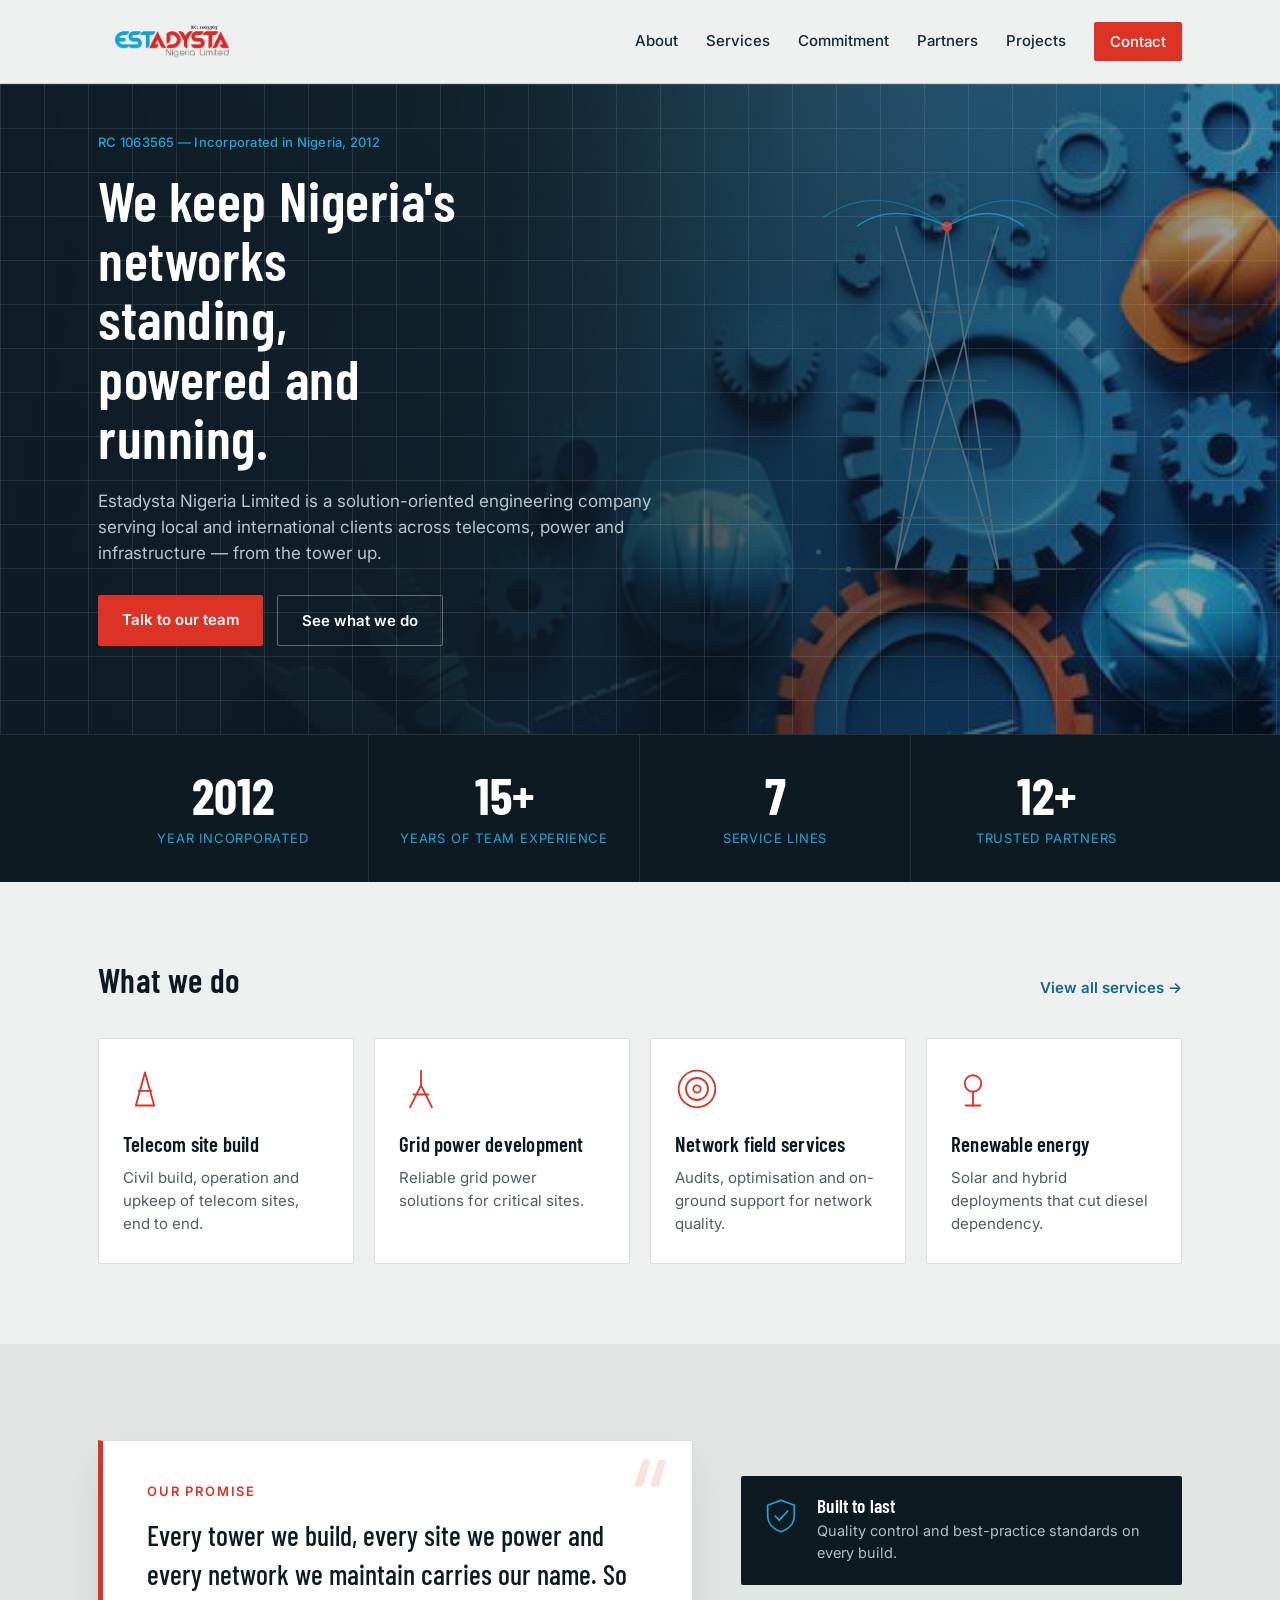
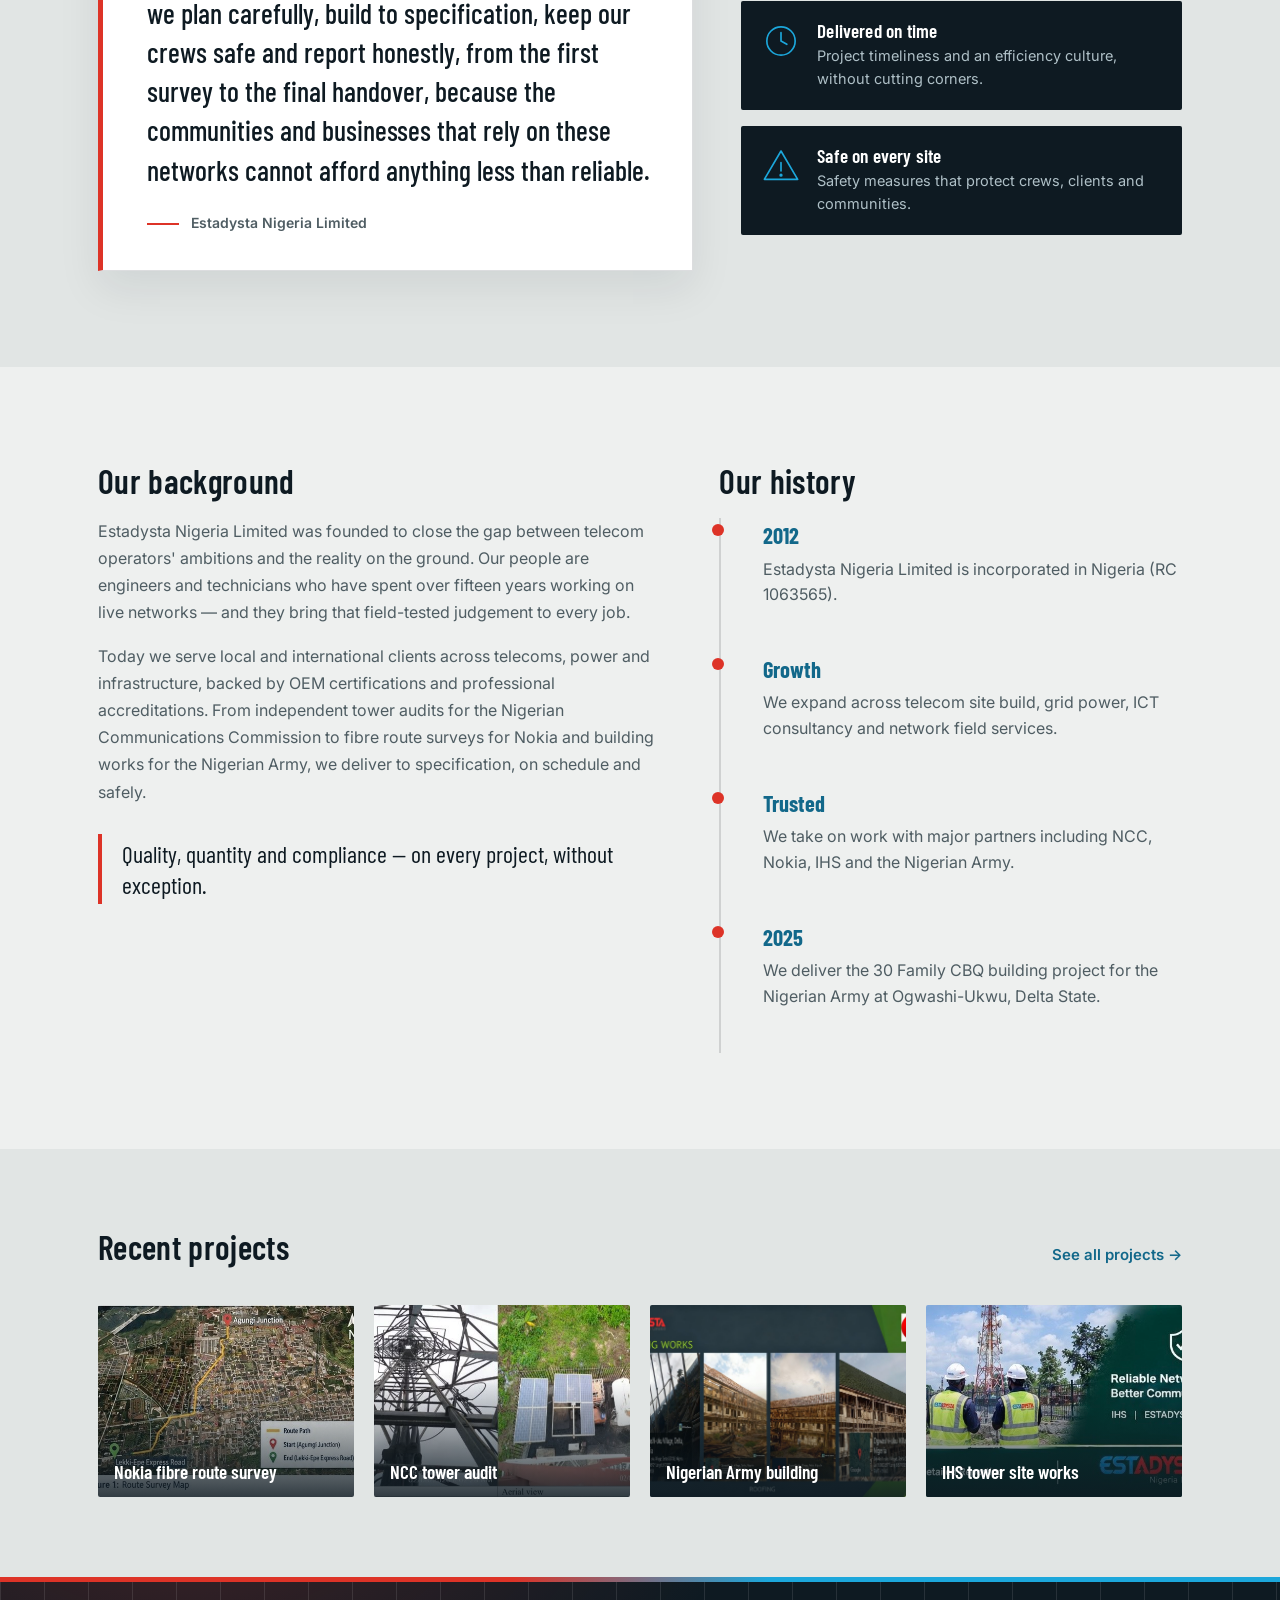
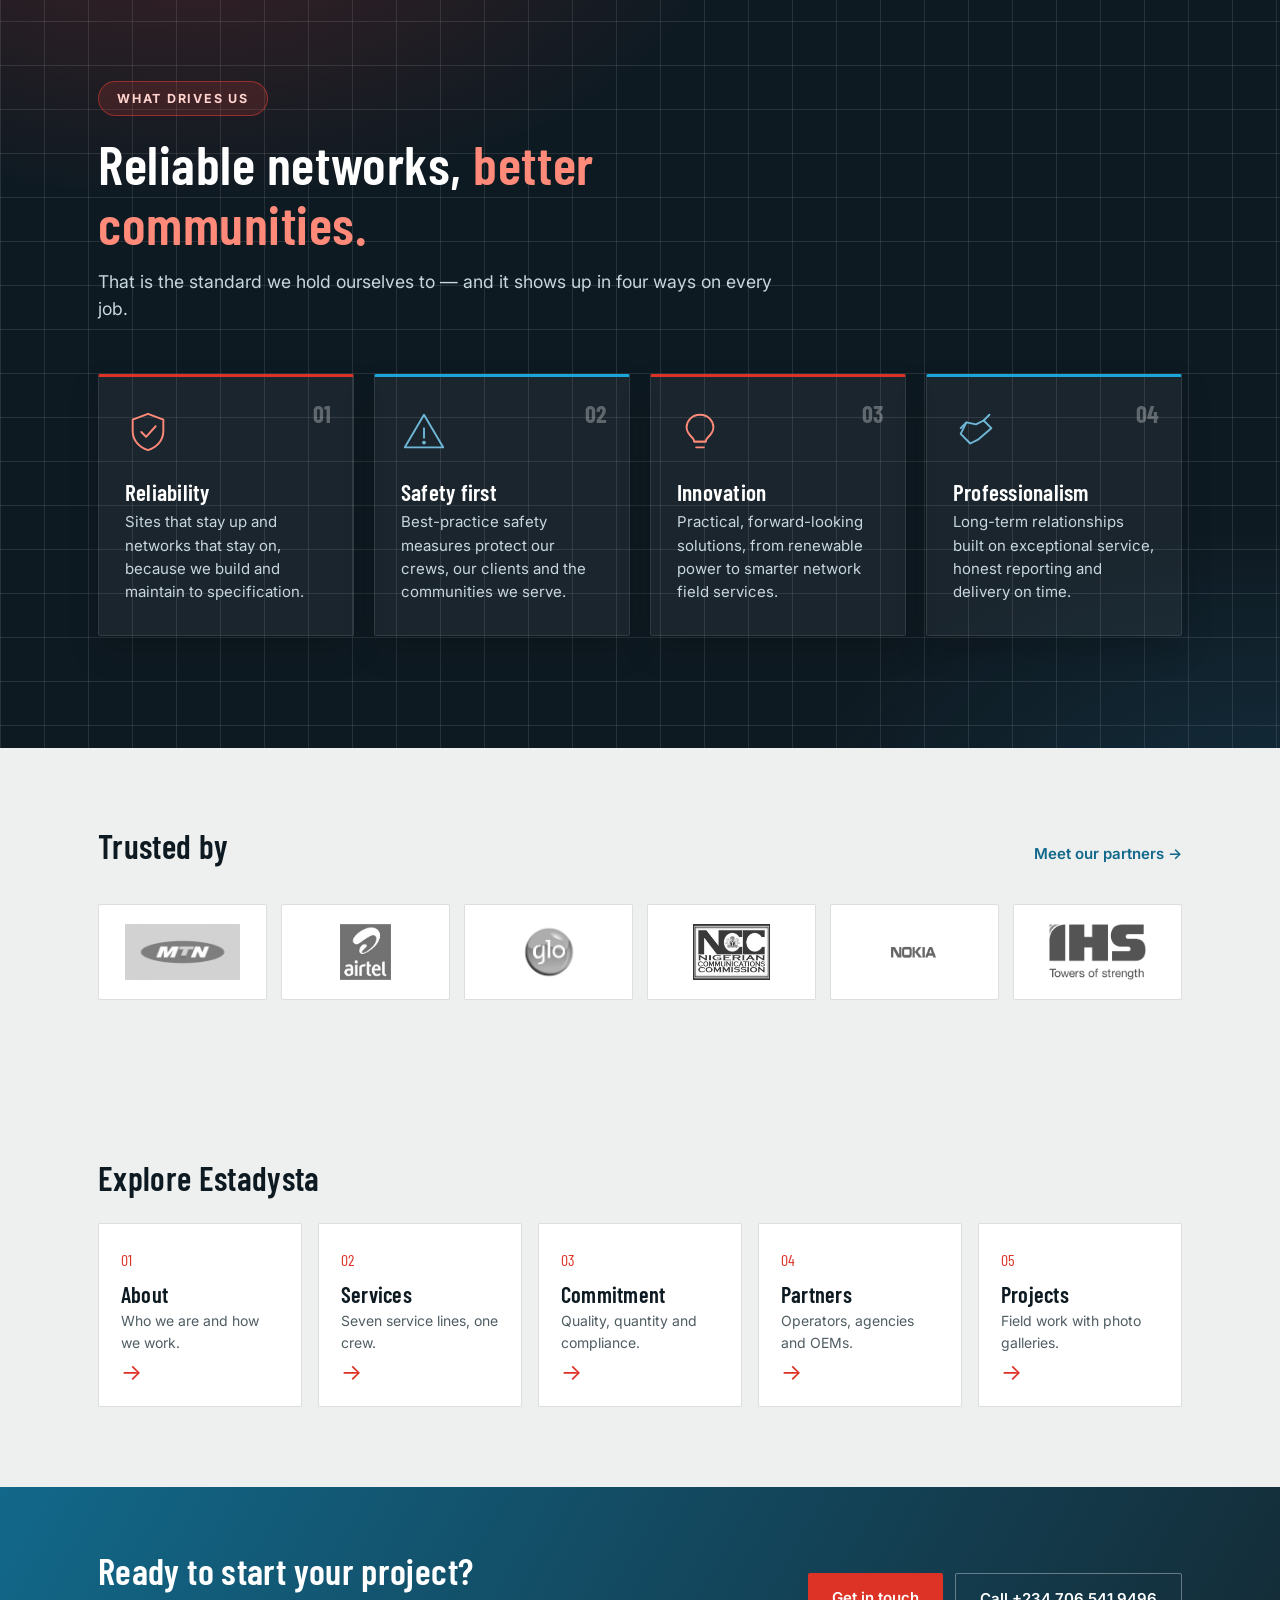
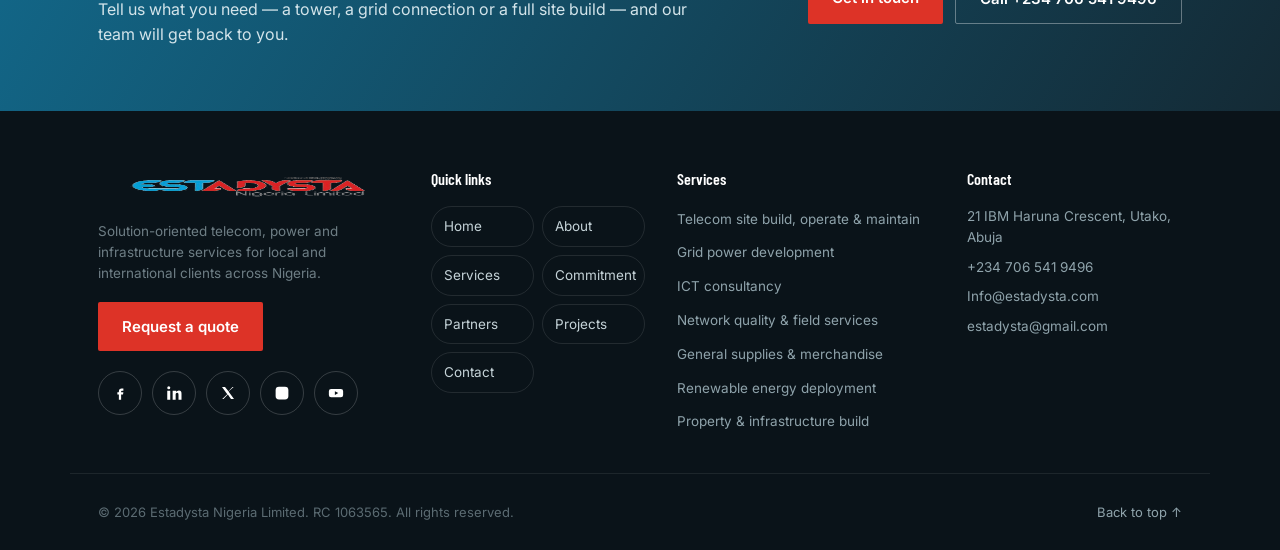
<file: index.html>
<!DOCTYPE html>
<html lang="en">
<head>
<meta charset="UTF-8">
<meta name="viewport" content="width=device-width, initial-scale=1.0, viewport-fit=cover">
<title>Estadysta Nigeria Limited — Telecom, Power &amp; Infrastructure</title>
<meta name="description" content="Estadysta Nigeria Limited is a solution-oriented engineering company serving local and international clients across telecoms, power and infrastructure.">
<meta name="keywords" content="Estadysta, Estadysta Nigeria, telecom tower build Nigeria, grid power development, ICT consultancy Nigeria, network field services, renewable energy Nigeria, property infrastructure build, IHS towers, NCC tower audit">
<meta name="author" content="Estadysta Nigeria Limited">
<meta name="robots" content="index, follow">
<meta name="theme-color" content="#0E1A22">
<meta name="format-detection" content="telephone=no">
<meta name="referrer" content="strict-origin-when-cross-origin">
<link rel="canonical" href="https://estadysta.com.ng/">
<link rel="preload" as="image" href="assets/hero/engineer.jpg" fetchpriority="high">

<!-- Open Graph / social sharing -->
<meta property="og:type" content="website">
<meta property="og:site_name" content="Estadysta Nigeria Limited">
<meta property="og:title" content="Estadysta Nigeria Limited — Telecom, Power &amp; Infrastructure">
<meta property="og:description" content="Estadysta Nigeria Limited is a solution-oriented engineering company serving local and international clients across telecoms, power and infrastructure.">
<meta property="og:image" content="https://estadysta.com.ng/assets/logo.png">
<meta property="og:url" content="https://estadysta.com.ng/">
<meta property="og:locale" content="en_NG">

<!-- Twitter card -->
<meta name="twitter:card" content="summary_large_image">
<meta name="twitter:title" content="Estadysta Nigeria Limited — Telecom, Power &amp; Infrastructure">
<meta name="twitter:description" content="Estadysta Nigeria Limited is a solution-oriented engineering company serving local and international clients across telecoms, power and infrastructure.">
<meta name="twitter:image" content="https://estadysta.com.ng/assets/logo.png">

<!-- Favicon -->
<link rel="icon" type="image/png" href="assets/logo.png">
<link rel="apple-touch-icon" href="assets/logo.png">

<!-- Web app manifest (Add to Home Screen) -->
<link rel="manifest" href="manifest.json">
<meta name="apple-mobile-web-app-capable" content="yes">
<meta name="apple-mobile-web-app-status-bar-style" content="black-translucent">
<meta name="apple-mobile-web-app-title" content="Estadysta">

<link rel="preconnect" href="https://fonts.googleapis.com">
<link rel="preconnect" href="https://fonts.gstatic.com" crossorigin>
<link href="https://fonts.googleapis.com/css2?family=Barlow+Condensed:wght@500;600;700&family=Inter:wght@400;500;600&display=swap" rel="stylesheet">
<link rel="stylesheet" href="style.css?v=20261014">
<style>
/* Safety net: keeps skip-link and breadcrumb correct even if an older style.css is cached/served */
.skip-link{position:fixed;z-index:200;top:-60px;left:16px;background:#DD3327;color:#fff;padding:12px 20px;border-radius:2px;font-weight:600;font-size:14px;transition:top .15s ease}
.skip-link:focus{top:16px}
.breadcrumb{background:#E1E5E4;border-bottom:1px solid rgba(14,26,34,.14);padding:14px 0}
.breadcrumb .container{width:100%;max-width:1140px;margin:0 auto;padding:0 24px}
.breadcrumb ol{list-style:none;margin:0;padding:0;display:flex;flex-wrap:wrap;align-items:center;gap:6px;font-size:13px;color:#4F5D63}
.breadcrumb li{display:flex;align-items:center;gap:6px}
.breadcrumb li:not(:last-child)::after{content:"/";margin-left:6px;color:#9AA5AA}
.breadcrumb a{color:#12688A;font-weight:600}
.breadcrumb li[aria-current="page"]{color:#0E1A22;font-weight:600}
</style>

<script>document.documentElement.className+=' js';</script>

<!-- Structured data (Organization) -->
<script type="application/ld+json">
{
  "@context": "https://schema.org",
  "@type": "Organization",
  "name": "Estadysta Nigeria Limited",
  "url": "https://estadysta.com.ng/",
  "logo": "https://estadysta.com.ng/assets/logo.png",
  "description": "Solution-oriented engineering company serving local and international clients across telecoms, power and infrastructure in Nigeria.",
  "foundingDate": "2012",
  "address": {
    "@type": "PostalAddress",
    "streetAddress": "21 IBM Haruna Crescent, Utako",
    "addressLocality": "Abuja",
    "addressCountry": "NG"
  },
  "contactPoint": [{
    "@type": "ContactPoint",
    "telephone": "+234-706-541-9496",
    "contactType": "customer service",
    "email": "Info@estadysta.com",
    "areaServed": "NG"
  }],
  "sameAs": []
}
</script>
</head>
<body>

<a href="#main-content" class="skip-link">Skip to main content</a>
<div class="grain"></div>
<header class="site-header">
  <div class="container header-row">
    <a href="index.html" class="brand" aria-current="page">
      <img src="assets/logo.png" alt="Estadysta Nigeria Limited" class="brand-mark">
    </a>
    <button class="nav-toggle" id="navToggle" type="button" aria-expanded="false" aria-controls="siteNav" aria-label="Toggle menu">
      <span></span><span></span><span></span>
    </button>
    <nav class="site-nav" id="siteNav">
      <a href="about.html">About</a>
      <a href="services.html">Services</a>
      <a href="commitment.html">Commitment</a>
      <a href="partners.html">Partners</a>
      <a href="projects.html">Projects</a>
      <a href="contact.html" class="nav-cta">Contact</a>
    </nav>
  </div>
</header>

<main id="main-content">
  <section class="hero">
    <div class="blueprint-grid" aria-hidden="true"></div>
    <div class="container hero-row">
      <div class="hero-copy">
        <p class="reg-tag">RC 1063565 — Incorporated in Nigeria, 2012</p>
        <h1>We keep Nigeria's networks standing, powered and running.</h1>
        <p class="hero-lede">Estadysta Nigeria Limited is a solution-oriented engineering company serving local and international clients across telecoms, power and infrastructure — from the tower up.</p>
        <div class="hero-actions">
          <a href="contact.html" class="btn btn-primary">Talk to our team</a>
          <a href="services.html" class="btn btn-ghost">See what we do</a>
        </div>
      </div>
      <div class="hero-graphic" aria-hidden="true">
        <svg viewBox="0 0 420 460" xmlns="http://www.w3.org/2000/svg" class="tower-svg" aria-hidden="true">
          <line x1="60" y1="440" x2="360" y2="440" class="ground"/>
          <g class="tower-lines">
            <line x1="210" y1="40" x2="150" y2="440"/>
            <line x1="210" y1="40" x2="270" y2="440"/>
            <line x1="150" y1="440" x2="270" y2="40"/>
            <line x1="270" y1="440" x2="150" y2="40"/>
            <line x1="170" y1="140" x2="250" y2="140"/>
            <line x1="163" y1="220" x2="257" y2="220"/>
            <line x1="157" y1="300" x2="263" y2="300"/>
            <line x1="152" y1="380" x2="268" y2="380"/>
          </g>
          <circle cx="210" cy="40" r="6" class="tower-node"/>
          <path d="M210 40 Q 260 10 300 40" class="signal signal-1"/>
          <path d="M210 40 Q 275 -15 340 30" class="signal signal-2"/>
          <path d="M210 40 Q 145 10 105 40" class="signal signal-1"/>
          <path d="M210 40 Q 130 -15 65 30" class="signal signal-2"/>
          <circle cx="60" cy="420" r="3" class="dot"/>
          <circle cx="360" cy="410" r="3" class="dot"/>
          <circle cx="95" cy="440" r="3" class="dot"/>
        </svg>
      </div>
    </div>
  </section>

  <section class="kpi-strip" aria-label="Estadysta at a glance">
    <div class="container kpi-row reveal-group">
      <div class="kpi reveal"><span class="kpi-num" data-count="2012">2012</span><span class="kpi-label">Year incorporated</span></div>
      <div class="kpi reveal"><span class="kpi-num" data-count="15" data-suffix="+">15+</span><span class="kpi-label">Years of team experience</span></div>
      <div class="kpi reveal"><span class="kpi-num" data-count="7">7</span><span class="kpi-label">Service lines</span></div>
      <div class="kpi reveal"><span class="kpi-num" data-count="12" data-suffix="+">12+</span><span class="kpi-label">Trusted partners</span></div>
    </div>
  </section>

  <section class="home-services">
    <div class="container">
      <div class="section-head reveal">
        <h2>What we do</h2>
        <a href="services.html" class="link-arrow">View all services &rarr;</a>
      </div>
      <div class="card-grid reveal-group">
        <a href="services.html" class="feature-card reveal">
          <svg viewBox="0 0 48 48" aria-hidden="true"><path d="M24 6 L14 42 M24 6 L34 42 M17 26 H31 M14 42 H34"/></svg>
          <h3>Telecom site build</h3>
          <p>Civil build, operation and upkeep of telecom sites, end to end.</p>
        </a>
        <a href="services.html" class="feature-card reveal">
          <svg viewBox="0 0 48 48" aria-hidden="true"><path d="M24 4 L24 20 M24 20 L12 44 M24 20 L36 44 M16 30 H32"/></svg>
          <h3>Grid power development</h3>
          <p>Reliable grid power solutions for critical sites.</p>
        </a>
        <a href="services.html" class="feature-card reveal">
          <svg viewBox="0 0 48 48" aria-hidden="true"><circle cx="24" cy="24" r="4"/><circle cx="24" cy="24" r="12"/><circle cx="24" cy="24" r="20"/></svg>
          <h3>Network field services</h3>
          <p>Audits, optimisation and on-ground support for network quality.</p>
        </a>
        <a href="services.html" class="feature-card reveal">
          <svg viewBox="0 0 48 48" aria-hidden="true"><circle cx="24" cy="18" r="9"/><line x1="24" y1="27" x2="24" y2="42"/><line x1="16" y1="42" x2="32" y2="42"/></svg>
          <h3>Renewable energy</h3>
          <p>Solar and hybrid deployments that cut diesel dependency.</p>
        </a>
      </div>
    </div>
  </section>

  <section class="promise">
    <div class="container promise-row">
      <figure class="promise-quote reveal">
        <span class="promise-mark" aria-hidden="true">&ldquo;</span>
        <p class="promise-label">Our promise</p>
        <blockquote>Every tower we build, every site we power and every network we maintain carries our name. So we plan carefully, build to specification, keep our crews safe and report honestly, from the first survey to the final handover, because the communities and businesses that rely on these networks cannot afford anything less than reliable.</blockquote>
        <figcaption>Estadysta Nigeria Limited</figcaption>
      </figure>
      <ul class="promise-points reveal-group">
        <li class="reveal">
          <svg viewBox="0 0 48 48" aria-hidden="true"><path d="M24 5 L40 11 V23 C40 33 33 40 24 43 C15 40 8 33 8 23 V11 Z"/><path d="M17 24 L22 29 L32 18"/></svg>
          <div><h3>Built to last</h3><p>Quality control and best-practice standards on every build.</p></div>
        </li>
        <li class="reveal">
          <svg viewBox="0 0 48 48" aria-hidden="true"><circle cx="24" cy="24" r="17"/><path d="M24 14 V24 L31 28"/></svg>
          <div><h3>Delivered on time</h3><p>Project timeliness and an efficiency culture, without cutting corners.</p></div>
        </li>
        <li class="reveal">
          <svg viewBox="0 0 48 48" aria-hidden="true"><path d="M24 6 L44 40 H4 Z"/><line x1="24" y1="20" x2="24" y2="30"/><circle cx="24" cy="35" r="1"/></svg>
          <div><h3>Safe on every site</h3><p>Safety measures that protect crews, clients and communities.</p></div>
        </li>
      </ul>
    </div>
  </section>

  <section class="story">
    <div class="container story-row">
      <div class="story-text reveal">
        <h2>Our background</h2>
        <p>Estadysta Nigeria Limited was founded to close the gap between telecom operators' ambitions and the reality on the ground. Our people are engineers and technicians who have spent over fifteen years working on live networks — and they bring that field-tested judgement to every job.</p>
        <p>Today we serve local and international clients across telecoms, power and infrastructure, backed by OEM certifications and professional accreditations. From independent tower audits for the Nigerian Communications Commission to fibre route surveys for Nokia and building works for the Nigerian Army, we deliver to specification, on schedule and safely.</p>
        <blockquote class="pull-quote">Quality, quantity and compliance — on every project, without exception.</blockquote>
      </div>

      <div class="story-history reveal">
        <h2>Our history</h2>
        <ol class="timeline">
          <li><span class="timeline-year">2012</span><p>Estadysta Nigeria Limited is incorporated in Nigeria (RC 1063565).</p></li>
          <li><span class="timeline-year">Growth</span><p>We expand across telecom site build, grid power, ICT consultancy and network field services.</p></li>
          <li><span class="timeline-year">Trusted</span><p>We take on work with major partners including NCC, Nokia, IHS and the Nigerian Army.</p></li>
          <li><span class="timeline-year">2025</span><p>We deliver the 30 Family CBQ building project for the Nigerian Army at Ogwashi-Ukwu, Delta State.</p></li>
        </ol>
      </div>
    </div>
  </section>

  <section class="home-projects">
    <div class="container">
      <div class="section-head reveal">
        <h2>Recent projects</h2>
        <a href="projects.html" class="link-arrow">See all projects &rarr;</a>
      </div>
      <div class="card-grid reveal-group">
        <a href="projects.html" class="photo-card reveal">
          <img src="assets/projects/nokia-02.jpg" alt="Nokia fibre route survey map" loading="lazy" decoding="async">
          <span class="photo-card-label">Nokia fibre route survey</span>
        </a>
        <a href="projects.html" class="photo-card reveal">
          <img src="assets/projects/ncc-08.jpg" alt="NCC tower audit" loading="lazy" decoding="async">
          <span class="photo-card-label">NCC tower audit</span>
        </a>
        <a href="projects.html" class="photo-card reveal">
          <img src="assets/projects/army-12.jpg" alt="Nigerian Army building project roofing" loading="lazy" decoding="async">
          <span class="photo-card-label">Nigerian Army building</span>
        </a>
        <a href="projects.html" class="photo-card reveal">
          <img src="assets/projects/ihs-01.jpg" alt="IHS tower site works" loading="lazy" decoding="async">
          <span class="photo-card-label">IHS tower site works</span>
        </a>
      </div>
    </div>
  </section>

  <section class="drives" id="what-drives-us">
    <div class="blueprint-grid" aria-hidden="true"></div>
    <div class="container">
      <div class="drives-head reveal">
        <p class="eyebrow-badge">What drives us</p>
        <h2>Reliable networks, <span class="accent">better communities.</span></h2>
        <p class="drives-lede">That is the standard we hold ourselves to — and it shows up in four ways on every job.</p>
      </div>
      <div class="drives-grid reveal-group">
        <article class="drive-card drive-card--red reveal">
          <span class="drive-num">01</span>
          <svg viewBox="0 0 48 48" aria-hidden="true"><path d="M24 5 L40 11 V23 C40 33 33 40 24 43 C15 40 8 33 8 23 V11 Z"/><path d="M17 24 L22 29 L32 18"/></svg>
          <h3>Reliability</h3>
          <p>Sites that stay up and networks that stay on, because we build and maintain to specification.</p>
        </article>
        <article class="drive-card drive-card--blue reveal">
          <span class="drive-num">02</span>
          <svg viewBox="0 0 48 48" aria-hidden="true"><path d="M24 6 L44 40 H4 Z"/><line x1="24" y1="20" x2="24" y2="30"/><circle cx="24" cy="35" r="1"/></svg>
          <h3>Safety first</h3>
          <p>Best-practice safety measures protect our crews, our clients and the communities we serve.</p>
        </article>
        <article class="drive-card drive-card--red reveal">
          <span class="drive-num">03</span>
          <svg viewBox="0 0 48 48" aria-hidden="true"><path d="M18 34 H30 M20 40 H28"/><path d="M24 6 C15 6 10 13 10 19 C10 24 13 27 16 30 C17 31 18 33 18 34 H30 C30 33 31 31 32 30 C35 27 38 24 38 19 C38 13 33 6 24 6 Z"/></svg>
          <h3>Innovation</h3>
          <p>Practical, forward-looking solutions, from renewable power to smarter network field services.</p>
        </article>
        <article class="drive-card drive-card--blue reveal">
          <span class="drive-num">04</span>
          <svg viewBox="0 0 48 48" aria-hidden="true"><path d="M8 26 L18 36 L26 32 L40 20 L32 12 L24 16 L14 14 Z"/><path d="M14 14 L8 20 M32 12 L38 6"/></svg>
          <h3>Professionalism</h3>
          <p>Long-term relationships built on exceptional service, honest reporting and delivery on time.</p>
        </article>
      </div>
    </div>
  </section>

  <section class="home-partners">
    <div class="container">
      <div class="section-head reveal">
        <h2>Trusted by</h2>
        <a href="partners.html" class="link-arrow">Meet our partners &rarr;</a>
      </div>
      <div class="logo-strip reveal-group">
        <a href="partners.html" class="logo-tile reveal"><img src="assets/partners/mtn.jpg" alt="MTN" loading="lazy" decoding="async"></a>
        <a href="partners.html" class="logo-tile reveal"><img src="assets/partners/airtel.jpg" alt="Airtel" loading="lazy" decoding="async"></a>
        <a href="partners.html" class="logo-tile reveal"><img src="assets/partners/glo.webp" alt="Glo" loading="lazy" decoding="async"></a>
        <a href="partners.html" class="logo-tile reveal"><img src="assets/partners/ncc.png" alt="Nigerian Communications Commission" loading="lazy" decoding="async"></a>
        <a href="partners.html" class="logo-tile reveal"><img src="assets/partners/nokia.png" alt="Nokia" loading="lazy" decoding="async"></a>
        <a href="partners.html" class="logo-tile reveal"><img src="assets/partners/ihs.png" alt="IHS" loading="lazy" decoding="async"></a>
      </div>
    </div>
  </section>

  <section class="explore">
    <div class="container">
      <div class="section-head reveal">
        <h2>Explore Estadysta</h2>
      </div>
      <div class="explore-grid reveal-group">
        <a href="about.html" class="explore-tile reveal"><span class="explore-num">01</span><h3>About</h3><p>Who we are and how we work.</p><i aria-hidden="true">&rarr;</i></a>
        <a href="services.html" class="explore-tile reveal"><span class="explore-num">02</span><h3>Services</h3><p>Seven service lines, one crew.</p><i aria-hidden="true">&rarr;</i></a>
        <a href="commitment.html" class="explore-tile reveal"><span class="explore-num">03</span><h3>Commitment</h3><p>Quality, quantity and compliance.</p><i aria-hidden="true">&rarr;</i></a>
        <a href="partners.html" class="explore-tile reveal"><span class="explore-num">04</span><h3>Partners</h3><p>Operators, agencies and OEMs.</p><i aria-hidden="true">&rarr;</i></a>
        <a href="projects.html" class="explore-tile reveal"><span class="explore-num">05</span><h3>Projects</h3><p>Field work with photo galleries.</p><i aria-hidden="true">&rarr;</i></a>
      </div>
    </div>
  </section>

  <section class="cta-band">
    <div class="container cta-row reveal">
      <div>
        <h2>Ready to start your project?</h2>
        <p>Tell us what you need — a tower, a grid connection or a full site build — and our team will get back to you.</p>
      </div>
      <div class="cta-actions">
        <a href="contact.html" class="btn btn-primary">Get in touch</a>
        <a href="tel:+2347065419496" class="btn btn-ghost">Call +234 706 541 9496</a>
      </div>
    </div>
  </section>
</main>

<footer class="site-footer">
  <div class="container footer-grid">
    <div class="footer-brand">
      <img src="assets/logo.png" alt="Estadysta Nigeria Limited" class="footer-mark" loading="lazy" decoding="async">
      <p>Solution-oriented telecom, power and infrastructure services for local and international clients across Nigeria.</p>
      <a href="contact.html" class="btn btn-primary footer-cta">Request a quote</a>
      <div class="social-row footer-social">
        <a href="#" class="social-icon" aria-label="Estadysta on Facebook" target="_blank" rel="noopener noreferrer" onclick="return false"><svg viewBox="0 0 24 24" aria-hidden="true"><path d="M14 9h2.5V6h-2.5c-2 0-3.5 1.6-3.5 3.5V11H8.5v3H10.5V21h3V14H16l.5-3H13.5V9.8c0-.5.4-.8.9-.8Z"/></svg></a>
        <a href="#" class="social-icon" aria-label="Estadysta on LinkedIn" target="_blank" rel="noopener noreferrer" onclick="return false"><svg viewBox="0 0 24 24" aria-hidden="true"><rect x="3" y="9" width="4" height="12"/><circle cx="5" cy="5" r="2"/><path d="M11 9h4v2c.6-1.2 1.9-2.2 3.5-2.2 3 0 3.5 2 3.5 4.6V21h-4v-6.4c0-1.3 0-2.9-1.8-2.9s-2 1.4-2 2.8V21h-4V9Z"/></svg></a>
        <a href="#" class="social-icon" aria-label="Estadysta on X (Twitter)" target="_blank" rel="noopener noreferrer" onclick="return false"><svg viewBox="0 0 24 24" aria-hidden="true"><path d="M4 4l7 9.5L4.3 20H6l5.8-5.9L16 20h4l-7.3-9.9L19.5 4H18l-5.4 5.5L8 4H4Z"/></svg></a>
        <a href="#" class="social-icon" aria-label="Estadysta on Instagram" target="_blank" rel="noopener noreferrer" onclick="return false"><svg viewBox="0 0 24 24" aria-hidden="true"><rect x="3.5" y="3.5" width="17" height="17" rx="4.5"/><circle cx="12" cy="12" r="3.6"/><circle cx="17" cy="7" r="1.1"/></svg></a>
        <a href="#" class="social-icon" aria-label="Estadysta on YouTube" target="_blank" rel="noopener noreferrer" onclick="return false"><svg viewBox="0 0 24 24" aria-hidden="true"><path fill-rule="evenodd" clip-rule="evenodd" d="M2.5 9.5a3 3 0 0 1 3-3h13a3 3 0 0 1 3 3v5a3 3 0 0 1-3 3h-13a3 3 0 0 1-3-3v-5Zm8 0 4.5 2.5-4.5 2.5v-5Z"/></svg></a>
      </div>
    </div>

    <div class="footer-col">
      <h4>Quick links</h4>
      <ul class="quick-links">
        <li><a href="index.html"><span>Home</span><i aria-hidden="true">&rarr;</i></a></li>
        <li><a href="about.html"><span>About</span><i aria-hidden="true">&rarr;</i></a></li>
        <li><a href="services.html"><span>Services</span><i aria-hidden="true">&rarr;</i></a></li>
        <li><a href="commitment.html"><span>Commitment</span><i aria-hidden="true">&rarr;</i></a></li>
        <li><a href="partners.html"><span>Partners</span><i aria-hidden="true">&rarr;</i></a></li>
        <li><a href="projects.html"><span>Projects</span><i aria-hidden="true">&rarr;</i></a></li>
        <li><a href="contact.html"><span>Contact</span><i aria-hidden="true">&rarr;</i></a></li>
      </ul>
    </div>

    <div class="footer-col">
      <h4>Services</h4>
      <ul>
        <li><a href="services.html">Telecom site build, operate &amp; maintain</a></li>
        <li><a href="services.html">Grid power development</a></li>
        <li><a href="services.html">ICT consultancy</a></li>
        <li><a href="services.html">Network quality &amp; field services</a></li>
        <li><a href="services.html">General supplies &amp; merchandise</a></li>
        <li><a href="services.html">Renewable energy deployment</a></li>
        <li><a href="services.html">Property &amp; infrastructure build</a></li>
      </ul>
    </div>

    <div class="footer-col">
      <h4>Contact</h4>
      <ul class="footer-contact">
        <li>21 IBM Haruna Crescent, Utako, Abuja</li>
        <li><a href="tel:+2347065419496">+234 706 541 9496</a></li>
        <li><a href="mailto:Info@estadysta.com">Info@estadysta.com</a></li>
        <li><a href="mailto:estadysta@gmail.com">estadysta@gmail.com</a></li>
      </ul>
    </div>
  </div>

  <div class="container footer-bottom">
    <p>&copy; <span id="year">2026</span> Estadysta Nigeria Limited. RC 1063565. All rights reserved.</p>
    <a href="#" class="to-top-link" data-top>Back to top &uarr;</a>
  </div>
</footer>

<a href="tel:+2347065419496" class="float-call" aria-label="Call Estadysta">
  <svg viewBox="0 0 24 24" aria-hidden="true"><path d="M6.6 10.8a15 15 0 0 0 6.6 6.6l2.2-2.2a1 1 0 0 1 1-.25 11.4 11.4 0 0 0 3.6.6 1 1 0 0 1 1 1V20a1 1 0 0 1-1 1A17 17 0 0 1 3 4a1 1 0 0 1 1-1h3.5a1 1 0 0 1 1 1c0 1.25.2 2.45.6 3.6a1 1 0 0 1-.25 1L6.6 10.8Z"/></svg>
</a>
<button type="button" class="back-to-top" id="backToTop" aria-label="Back to top">
  <svg viewBox="0 0 24 24" aria-hidden="true"><path d="M12 5l7 8h-4.5v6h-5v-6H5l7-8Z"/></svg>
</button>

<script>
/* Mobile navigation toggle */
(function(){
  var toggle = document.getElementById('navToggle');
  var nav = document.getElementById('siteNav');
  if(!toggle || !nav) return;

  function closeNav(){
    nav.classList.remove('is-open');
    toggle.setAttribute('aria-expanded', 'false');
    toggle.classList.remove('is-active');
  }
  function openNav(){
    nav.classList.add('is-open');
    toggle.setAttribute('aria-expanded', 'true');
    toggle.classList.add('is-active');
  }

  toggle.addEventListener('click', function(){
    if(nav.classList.contains('is-open')){ closeNav(); } else { openNav(); }
  });

  nav.querySelectorAll('a').forEach(function(link){
    link.addEventListener('click', closeNav);
  });

  window.addEventListener('resize', function(){
    if(window.innerWidth > 860){ closeNav(); }
  });

  /* Dismiss the open menu on an outside tap/click, or on Escape
     (returning focus to the toggle button for keyboard users). */
  document.addEventListener('click', function(e){
    if(!nav.classList.contains('is-open')) return;
    if(e.target.closest('#siteNav, #navToggle')) return;
    closeNav();
  });
  document.addEventListener('keydown', function(e){
    if(e.key === 'Escape' && nav.classList.contains('is-open')){
      closeNav();
      toggle.focus();
    }
  });
})();

/* Header stays fixed in place (see CSS) — clicking anywhere on
   the header bar itself (not a link, button, or the logo, which
   already navigate on their own) scrolls smoothly back to the top
   of the current page. */
(function(){
  var header = document.querySelector('.site-header');
  if(!header) return;
  header.addEventListener('click', function(e){
    if(e.target.closest('a, button')) return;
    window.scrollTo({ top:0, behavior:'smooth' });
  });
})();

/* Back to top */
(function(){
  var btn = document.getElementById('backToTop');
  function toTop(e){ if(e) e.preventDefault(); window.scrollTo({ top:0, behavior:'smooth' }); }
  if(btn){
    btn.addEventListener('click', toTop);
    var onScroll = function(){ btn.classList.toggle('is-visible', window.scrollY > 500); };
    window.addEventListener('scroll', onScroll, { passive:true });
    onScroll();
  }
  document.querySelectorAll('[data-top]').forEach(function(a){ a.addEventListener('click', toTop); });
})();

/* Scroll reveal + animated counters */
(function(){
  var items = document.querySelectorAll('.reveal');
  var counters = document.querySelectorAll('[data-count]');
  var reduce = window.matchMedia && window.matchMedia('(prefers-reduced-motion: reduce)').matches;

  function setCount(el, val){ el.textContent = val + (el.getAttribute('data-suffix') || ''); }
  function runCount(el){
    var target = parseInt(el.getAttribute('data-count'), 10);
    if(reduce || target > 1900){ setCount(el, target); return; }
    var start = null, dur = 1400;
    function step(ts){
      if(start === null) start = ts;
      var p = Math.min((ts - start) / dur, 1);
      setCount(el, Math.round(target * (1 - Math.pow(1 - p, 3))));
      if(p < 1) requestAnimationFrame(step);
    }
    requestAnimationFrame(step);
  }

  if(!('IntersectionObserver' in window)){
    items.forEach(function(el){ el.classList.add('is-visible'); });
    counters.forEach(function(el){ setCount(el, el.getAttribute('data-count')); });
    return;
  }
  var io = new IntersectionObserver(function(entries){
    entries.forEach(function(en){
      if(!en.isIntersecting) return;
      en.target.classList.add('is-visible');
      if(en.target.hasAttribute('data-count')) runCount(en.target);
      io.unobserve(en.target);
    });
  }, { threshold:0.15 });
  items.forEach(function(el){ io.observe(el); });
  counters.forEach(function(el){ io.observe(el); });
})();
</script>

<script>
/* Header shadow on scroll, live footer year, Escape / outside-click closes the mobile menu */
(function(){
  var header = document.querySelector('.site-header');
  if(header){
    var onScroll = function(){ header.classList.toggle('is-scrolled', window.scrollY > 8); };
    window.addEventListener('scroll', onScroll, { passive:true });
    onScroll();
  }
  var yr = document.getElementById('year');
  if(yr){ yr.textContent = new Date().getFullYear(); }
  var toggle = document.getElementById('navToggle');
  var nav = document.getElementById('siteNav');
  if(toggle && nav){
    document.addEventListener('keydown', function(e){
      if(e.key === 'Escape' && nav.classList.contains('is-open')){ toggle.click(); toggle.focus(); }
    });
    document.addEventListener('click', function(e){
      if(!nav.classList.contains('is-open')) return;
      if(e.target.closest('.site-nav') || e.target.closest('.nav-toggle')) return;
      toggle.click();
    });
  }
})();
</script>

<script>
/* Resilience: if any image fails to load (missing file, bad path, slow host),
   hide the broken icon and show the alt text instead, so layouts never look broken. */
(function(){
  function fail(img){
    if(img.classList.contains('img-failed')) return;
    img.classList.add('img-failed');
    var box = img.closest('.partner-badge, .logo-tile');
    if(box && !box.querySelector('.img-alt') && img.alt){
      var s = document.createElement('span');
      s.className = 'img-alt';
      s.textContent = img.alt;
      box.appendChild(s);
    }
  }
  document.querySelectorAll('img').forEach(function(img){
    img.addEventListener('error', function(){ fail(img); });
    if(img.complete && img.naturalWidth === 0 && img.getAttribute('src')){ fail(img); }
  });
})();
</script>

</body>
</html>
</file>
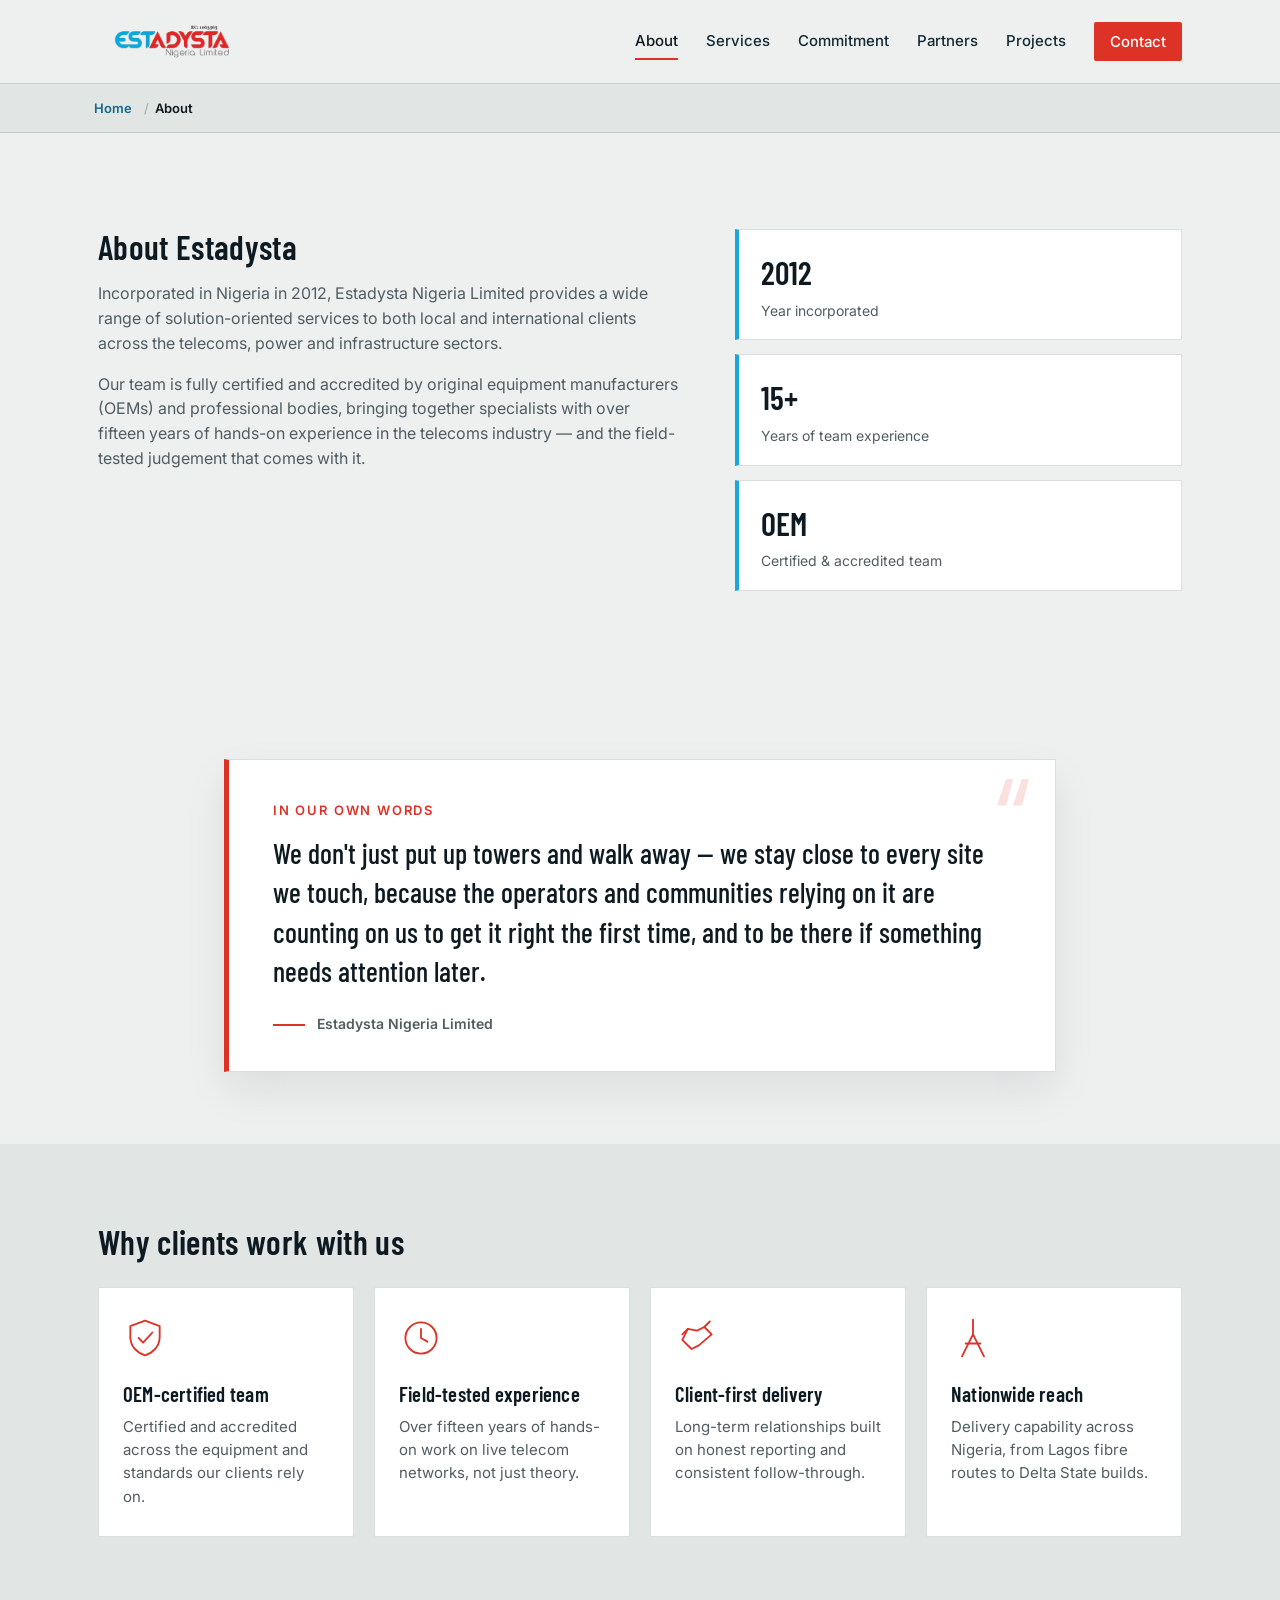
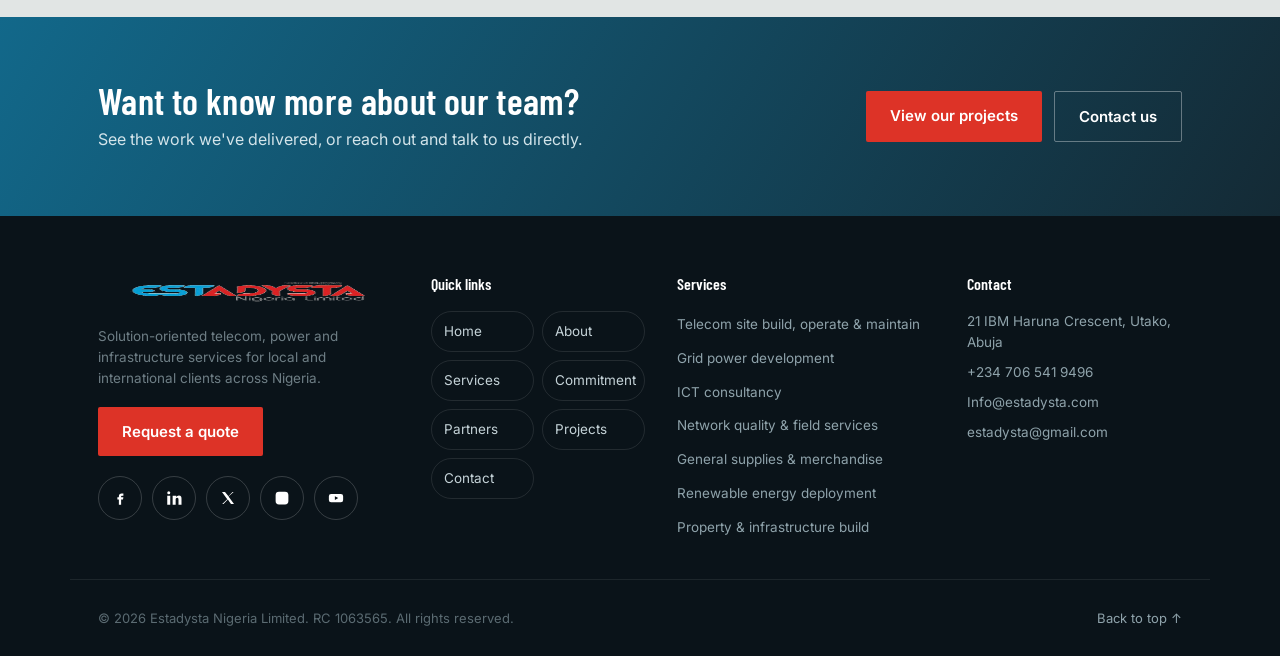
<file: about.html>
<!DOCTYPE html>
<html lang="en">
<head>
<meta charset="UTF-8">
<meta name="viewport" content="width=device-width, initial-scale=1.0, viewport-fit=cover">
<title>About Us — Estadysta Nigeria Limited</title>
<meta name="description" content="Incorporated in Nigeria in 2012, Estadysta Nigeria Limited is an OEM-certified engineering team with over fifteen years of hands-on telecoms experience.">
<meta name="keywords" content="Estadysta, Estadysta Nigeria, telecom tower build Nigeria, grid power development, ICT consultancy Nigeria, network field services, renewable energy Nigeria, property infrastructure build, IHS towers, NCC tower audit">
<meta name="author" content="Estadysta Nigeria Limited">
<meta name="robots" content="index, follow">
<meta name="theme-color" content="#0E1A22">
<meta name="format-detection" content="telephone=no">
<meta name="referrer" content="strict-origin-when-cross-origin">
<link rel="canonical" href="https://estadysta.com.ng/about.html">

<!-- Open Graph / social sharing -->
<meta property="og:type" content="website">
<meta property="og:site_name" content="Estadysta Nigeria Limited">
<meta property="og:title" content="About Us — Estadysta Nigeria Limited">
<meta property="og:description" content="Incorporated in Nigeria in 2012, Estadysta Nigeria Limited is an OEM-certified engineering team with over fifteen years of hands-on telecoms experience.">
<meta property="og:image" content="https://estadysta.com.ng/assets/logo.png">
<meta property="og:url" content="https://estadysta.com.ng/about.html">
<meta property="og:locale" content="en_NG">

<!-- Twitter card -->
<meta name="twitter:card" content="summary_large_image">
<meta name="twitter:title" content="About Us — Estadysta Nigeria Limited">
<meta name="twitter:description" content="Incorporated in Nigeria in 2012, Estadysta Nigeria Limited is an OEM-certified engineering team with over fifteen years of hands-on telecoms experience.">
<meta name="twitter:image" content="https://estadysta.com.ng/assets/logo.png">

<!-- Favicon -->
<link rel="icon" type="image/png" href="assets/logo.png">
<link rel="apple-touch-icon" href="assets/logo.png">

<!-- Web app manifest (Add to Home Screen) -->
<link rel="manifest" href="manifest.json">
<meta name="apple-mobile-web-app-capable" content="yes">
<meta name="apple-mobile-web-app-status-bar-style" content="black-translucent">
<meta name="apple-mobile-web-app-title" content="Estadysta">

<link rel="preconnect" href="https://fonts.googleapis.com">
<link rel="preconnect" href="https://fonts.gstatic.com" crossorigin>
<link href="https://fonts.googleapis.com/css2?family=Barlow+Condensed:wght@500;600;700&family=Inter:wght@400;500;600&display=swap" rel="stylesheet">
<link rel="stylesheet" href="style.css?v=20261014">
<style>
/* Safety net: keeps skip-link and breadcrumb correct even if an older style.css is cached/served */
.skip-link{position:fixed;z-index:200;top:-60px;left:16px;background:#DD3327;color:#fff;padding:12px 20px;border-radius:2px;font-weight:600;font-size:14px;transition:top .15s ease}
.skip-link:focus{top:16px}
.breadcrumb{background:#E1E5E4;border-bottom:1px solid rgba(14,26,34,.14);padding:14px 0}
.breadcrumb .container{width:100%;max-width:1140px;margin:0 auto;padding:0 24px}
.breadcrumb ol{list-style:none;margin:0;padding:0;display:flex;flex-wrap:wrap;align-items:center;gap:6px;font-size:13px;color:#4F5D63}
.breadcrumb li{display:flex;align-items:center;gap:6px}
.breadcrumb li:not(:last-child)::after{content:"/";margin-left:6px;color:#9AA5AA}
.breadcrumb a{color:#12688A;font-weight:600}
.breadcrumb li[aria-current="page"]{color:#0E1A22;font-weight:600}
</style>

<script>document.documentElement.className+=' js';</script>

<!-- Structured data (Organization) -->
<script type="application/ld+json">
{
  "@context": "https://schema.org",
  "@type": "Organization",
  "name": "Estadysta Nigeria Limited",
  "url": "https://estadysta.com.ng/",
  "logo": "https://estadysta.com.ng/assets/logo.png",
  "description": "Solution-oriented engineering company serving local and international clients across telecoms, power and infrastructure in Nigeria.",
  "foundingDate": "2012",
  "address": {
    "@type": "PostalAddress",
    "streetAddress": "21 IBM Haruna Crescent, Utako",
    "addressLocality": "Abuja",
    "addressCountry": "NG"
  },
  "contactPoint": [{
    "@type": "ContactPoint",
    "telephone": "+234-706-541-9496",
    "contactType": "customer service",
    "email": "Info@estadysta.com",
    "areaServed": "NG"
  }],
  "sameAs": []
}
</script>
</head>
<body>

<a href="#main-content" class="skip-link">Skip to main content</a>
<div class="grain"></div>
<header class="site-header">
  <div class="container header-row">
    <a href="index.html" class="brand">
      <img src="assets/logo.png" alt="Estadysta Nigeria Limited" class="brand-mark">
    </a>
    <button class="nav-toggle" id="navToggle" type="button" aria-expanded="false" aria-controls="siteNav" aria-label="Toggle menu">
      <span></span><span></span><span></span>
    </button>
    <nav class="site-nav" id="siteNav">
      <a href="about.html" aria-current="page">About</a>
      <a href="services.html">Services</a>
      <a href="commitment.html">Commitment</a>
      <a href="partners.html">Partners</a>
      <a href="projects.html">Projects</a>
      <a href="contact.html" class="nav-cta">Contact</a>
    </nav>
  </div>
</header>

<nav class="breadcrumb" aria-label="Breadcrumb">
  <div class="container">
    <ol>
      <li><a href="index.html">Home</a></li>
      <li aria-current="page">About</li>
    </ol>
  </div>
</nav>
<script type="application/ld+json">
{
  "@context": "https://schema.org",
  "@type": "BreadcrumbList",
  "itemListElement": [
    { "@type": "ListItem", "position": 1, "name": "Home", "item": "https://estadysta.com.ng/" },
    { "@type": "ListItem", "position": 2, "name": "About", "item": "https://estadysta.com.ng/about.html" }
  ]
}
</script>

<main id="main-content">
  <section class="about">
    <div class="container about-row">
      <div class="about-text">
        <h2>About Estadysta</h2>
        <p>Incorporated in Nigeria in 2012, Estadysta Nigeria Limited provides a wide range of solution-oriented services to both local and international clients across the telecoms, power and infrastructure sectors.</p>
        <p>Our team is fully certified and accredited by original equipment manufacturers (OEMs) and professional bodies, bringing together specialists with over fifteen years of hands-on experience in the telecoms industry — and the field-tested judgement that comes with it.</p>
      </div>
      <div class="about-stats">
        <div class="stat-plate">
          <span class="stat-num">2012</span>
          <span class="stat-label">Year incorporated</span>
        </div>
        <div class="stat-plate">
          <span class="stat-num">15+</span>
          <span class="stat-label">Years of team experience</span>
        </div>
        <div class="stat-plate">
          <span class="stat-num">OEM</span>
          <span class="stat-label">Certified &amp; accredited team</span>
        </div>
      </div>
    </div>
  </section>

  <section class="page-quote">
    <div class="container">
      <figure class="promise-quote promise-quote--solo reveal">
        <span class="promise-mark" aria-hidden="true">&ldquo;</span>
        <p class="promise-label">In our own words</p>
        <blockquote>We don't just put up towers and walk away — we stay close to every site we touch, because the operators and communities relying on it are counting on us to get it right the first time, and to be there if something needs attention later.</blockquote>
        <figcaption>Estadysta Nigeria Limited</figcaption>
      </figure>
    </div>
  </section>

  <section class="why-us">
    <div class="container">
      <div class="section-head reveal">
        <h2>Why clients work with us</h2>
      </div>
      <div class="card-grid reveal-group">
        <div class="feature-card feature-card--static reveal">
          <svg viewBox="0 0 48 48" aria-hidden="true"><path d="M24 5 L40 11 V23 C40 33 33 40 24 43 C15 40 8 33 8 23 V11 Z"/><path d="M17 24 L22 29 L32 18"/></svg>
          <h3>OEM-certified team</h3>
          <p>Certified and accredited across the equipment and standards our clients rely on.</p>
        </div>
        <div class="feature-card feature-card--static reveal">
          <svg viewBox="0 0 48 48" aria-hidden="true"><circle cx="24" cy="24" r="17"/><path d="M24 14 V24 L31 28"/></svg>
          <h3>Field-tested experience</h3>
          <p>Over fifteen years of hands-on work on live telecom networks, not just theory.</p>
        </div>
        <div class="feature-card feature-card--static reveal">
          <svg viewBox="0 0 48 48" aria-hidden="true"><path d="M8 26 L18 36 L26 32 L40 20 L32 12 L24 16 L14 14 Z"/><path d="M14 14 L8 20 M32 12 L38 6"/></svg>
          <h3>Client-first delivery</h3>
          <p>Long-term relationships built on honest reporting and consistent follow-through.</p>
        </div>
        <div class="feature-card feature-card--static reveal">
          <svg viewBox="0 0 48 48" aria-hidden="true"><path d="M24 4 L24 20 M24 20 L12 44 M24 20 L36 44 M16 30 H32"/></svg>
          <h3>Nationwide reach</h3>
          <p>Delivery capability across Nigeria, from Lagos fibre routes to Delta State builds.</p>
        </div>
      </div>
    </div>
  </section>

  <section class="cta-band">
    <div class="container cta-row reveal">
      <div>
        <h2>Want to know more about our team?</h2>
        <p>See the work we've delivered, or reach out and talk to us directly.</p>
      </div>
      <div class="cta-actions">
        <a href="projects.html" class="btn btn-primary">View our projects</a>
        <a href="contact.html" class="btn btn-ghost">Contact us</a>
      </div>
    </div>
  </section>
</main>

<footer class="site-footer">
  <div class="container footer-grid">
    <div class="footer-brand">
      <img src="assets/logo.png" alt="Estadysta Nigeria Limited" class="footer-mark" loading="lazy" decoding="async">
      <p>Solution-oriented telecom, power and infrastructure services for local and international clients across Nigeria.</p>
      <a href="contact.html" class="btn btn-primary footer-cta">Request a quote</a>
      <div class="social-row footer-social">
        <a href="#" class="social-icon" aria-label="Estadysta on Facebook" target="_blank" rel="noopener noreferrer" onclick="return false"><svg viewBox="0 0 24 24" aria-hidden="true"><path d="M14 9h2.5V6h-2.5c-2 0-3.5 1.6-3.5 3.5V11H8.5v3H10.5V21h3V14H16l.5-3H13.5V9.8c0-.5.4-.8.9-.8Z"/></svg></a>
        <a href="#" class="social-icon" aria-label="Estadysta on LinkedIn" target="_blank" rel="noopener noreferrer" onclick="return false"><svg viewBox="0 0 24 24" aria-hidden="true"><rect x="3" y="9" width="4" height="12"/><circle cx="5" cy="5" r="2"/><path d="M11 9h4v2c.6-1.2 1.9-2.2 3.5-2.2 3 0 3.5 2 3.5 4.6V21h-4v-6.4c0-1.3 0-2.9-1.8-2.9s-2 1.4-2 2.8V21h-4V9Z"/></svg></a>
        <a href="#" class="social-icon" aria-label="Estadysta on X (Twitter)" target="_blank" rel="noopener noreferrer" onclick="return false"><svg viewBox="0 0 24 24" aria-hidden="true"><path d="M4 4l7 9.5L4.3 20H6l5.8-5.9L16 20h4l-7.3-9.9L19.5 4H18l-5.4 5.5L8 4H4Z"/></svg></a>
        <a href="#" class="social-icon" aria-label="Estadysta on Instagram" target="_blank" rel="noopener noreferrer" onclick="return false"><svg viewBox="0 0 24 24" aria-hidden="true"><rect x="3.5" y="3.5" width="17" height="17" rx="4.5"/><circle cx="12" cy="12" r="3.6"/><circle cx="17" cy="7" r="1.1"/></svg></a>
        <a href="#" class="social-icon" aria-label="Estadysta on YouTube" target="_blank" rel="noopener noreferrer" onclick="return false"><svg viewBox="0 0 24 24" aria-hidden="true"><path fill-rule="evenodd" clip-rule="evenodd" d="M2.5 9.5a3 3 0 0 1 3-3h13a3 3 0 0 1 3 3v5a3 3 0 0 1-3 3h-13a3 3 0 0 1-3-3v-5Zm8 0 4.5 2.5-4.5 2.5v-5Z"/></svg></a>
      </div>
    </div>

    <div class="footer-col">
      <h4>Quick links</h4>
      <ul class="quick-links">
        <li><a href="index.html"><span>Home</span><i aria-hidden="true">&rarr;</i></a></li>
        <li><a href="about.html"><span>About</span><i aria-hidden="true">&rarr;</i></a></li>
        <li><a href="services.html"><span>Services</span><i aria-hidden="true">&rarr;</i></a></li>
        <li><a href="commitment.html"><span>Commitment</span><i aria-hidden="true">&rarr;</i></a></li>
        <li><a href="partners.html"><span>Partners</span><i aria-hidden="true">&rarr;</i></a></li>
        <li><a href="projects.html"><span>Projects</span><i aria-hidden="true">&rarr;</i></a></li>
        <li><a href="contact.html"><span>Contact</span><i aria-hidden="true">&rarr;</i></a></li>
      </ul>
    </div>

    <div class="footer-col">
      <h4>Services</h4>
      <ul>
        <li><a href="services.html">Telecom site build, operate &amp; maintain</a></li>
        <li><a href="services.html">Grid power development</a></li>
        <li><a href="services.html">ICT consultancy</a></li>
        <li><a href="services.html">Network quality &amp; field services</a></li>
        <li><a href="services.html">General supplies &amp; merchandise</a></li>
        <li><a href="services.html">Renewable energy deployment</a></li>
        <li><a href="services.html">Property &amp; infrastructure build</a></li>
      </ul>
    </div>

    <div class="footer-col">
      <h4>Contact</h4>
      <ul class="footer-contact">
        <li>21 IBM Haruna Crescent, Utako, Abuja</li>
        <li><a href="tel:+2347065419496">+234 706 541 9496</a></li>
        <li><a href="mailto:Info@estadysta.com">Info@estadysta.com</a></li>
        <li><a href="mailto:estadysta@gmail.com">estadysta@gmail.com</a></li>
      </ul>
    </div>
  </div>

  <div class="container footer-bottom">
    <p>&copy; <span id="year">2026</span> Estadysta Nigeria Limited. RC 1063565. All rights reserved.</p>
    <a href="#" class="to-top-link" data-top>Back to top &uarr;</a>
  </div>
</footer>

<a href="tel:+2347065419496" class="float-call" aria-label="Call Estadysta">
  <svg viewBox="0 0 24 24" aria-hidden="true"><path d="M6.6 10.8a15 15 0 0 0 6.6 6.6l2.2-2.2a1 1 0 0 1 1-.25 11.4 11.4 0 0 0 3.6.6 1 1 0 0 1 1 1V20a1 1 0 0 1-1 1A17 17 0 0 1 3 4a1 1 0 0 1 1-1h3.5a1 1 0 0 1 1 1c0 1.25.2 2.45.6 3.6a1 1 0 0 1-.25 1L6.6 10.8Z"/></svg>
</a>
<button type="button" class="back-to-top" id="backToTop" aria-label="Back to top">
  <svg viewBox="0 0 24 24" aria-hidden="true"><path d="M12 5l7 8h-4.5v6h-5v-6H5l7-8Z"/></svg>
</button>

<script>
/* Mobile navigation toggle */
(function(){
  var toggle = document.getElementById('navToggle');
  var nav = document.getElementById('siteNav');
  if(!toggle || !nav) return;

  function closeNav(){
    nav.classList.remove('is-open');
    toggle.setAttribute('aria-expanded', 'false');
    toggle.classList.remove('is-active');
  }
  function openNav(){
    nav.classList.add('is-open');
    toggle.setAttribute('aria-expanded', 'true');
    toggle.classList.add('is-active');
  }

  toggle.addEventListener('click', function(){
    if(nav.classList.contains('is-open')){ closeNav(); } else { openNav(); }
  });

  nav.querySelectorAll('a').forEach(function(link){
    link.addEventListener('click', closeNav);
  });

  window.addEventListener('resize', function(){
    if(window.innerWidth > 860){ closeNav(); }
  });

  /* Dismiss the open menu on an outside tap/click, or on Escape
     (returning focus to the toggle button for keyboard users). */
  document.addEventListener('click', function(e){
    if(!nav.classList.contains('is-open')) return;
    if(e.target.closest('#siteNav, #navToggle')) return;
    closeNav();
  });
  document.addEventListener('keydown', function(e){
    if(e.key === 'Escape' && nav.classList.contains('is-open')){
      closeNav();
      toggle.focus();
    }
  });
})();

/* Header stays fixed in place (see CSS) — clicking anywhere on
   the header bar itself (not a link, button, or the logo, which
   already navigate on their own) scrolls smoothly back to the top
   of the current page. */
(function(){
  var header = document.querySelector('.site-header');
  if(!header) return;
  header.addEventListener('click', function(e){
    if(e.target.closest('a, button')) return;
    window.scrollTo({ top:0, behavior:'smooth' });
  });
})();

/* Back to top */
(function(){
  var btn = document.getElementById('backToTop');
  function toTop(e){ if(e) e.preventDefault(); window.scrollTo({ top:0, behavior:'smooth' }); }
  if(btn){
    btn.addEventListener('click', toTop);
    var onScroll = function(){ btn.classList.toggle('is-visible', window.scrollY > 500); };
    window.addEventListener('scroll', onScroll, { passive:true });
    onScroll();
  }
  document.querySelectorAll('[data-top]').forEach(function(a){ a.addEventListener('click', toTop); });
})();

/* Scroll reveal + animated counters */
(function(){
  var items = document.querySelectorAll('.reveal');
  var counters = document.querySelectorAll('[data-count]');
  var reduce = window.matchMedia && window.matchMedia('(prefers-reduced-motion: reduce)').matches;

  function setCount(el, val){ el.textContent = val + (el.getAttribute('data-suffix') || ''); }
  function runCount(el){
    var target = parseInt(el.getAttribute('data-count'), 10);
    if(reduce || target > 1900){ setCount(el, target); return; }
    var start = null, dur = 1400;
    function step(ts){
      if(start === null) start = ts;
      var p = Math.min((ts - start) / dur, 1);
      setCount(el, Math.round(target * (1 - Math.pow(1 - p, 3))));
      if(p < 1) requestAnimationFrame(step);
    }
    requestAnimationFrame(step);
  }

  if(!('IntersectionObserver' in window)){
    items.forEach(function(el){ el.classList.add('is-visible'); });
    counters.forEach(function(el){ setCount(el, el.getAttribute('data-count')); });
    return;
  }
  var io = new IntersectionObserver(function(entries){
    entries.forEach(function(en){
      if(!en.isIntersecting) return;
      en.target.classList.add('is-visible');
      if(en.target.hasAttribute('data-count')) runCount(en.target);
      io.unobserve(en.target);
    });
  }, { threshold:0.15 });
  items.forEach(function(el){ io.observe(el); });
  counters.forEach(function(el){ io.observe(el); });
})();
</script>

<script>
/* Header shadow on scroll, live footer year, Escape / outside-click closes the mobile menu */
(function(){
  var header = document.querySelector('.site-header');
  if(header){
    var onScroll = function(){ header.classList.toggle('is-scrolled', window.scrollY > 8); };
    window.addEventListener('scroll', onScroll, { passive:true });
    onScroll();
  }
  var yr = document.getElementById('year');
  if(yr){ yr.textContent = new Date().getFullYear(); }
  var toggle = document.getElementById('navToggle');
  var nav = document.getElementById('siteNav');
  if(toggle && nav){
    document.addEventListener('keydown', function(e){
      if(e.key === 'Escape' && nav.classList.contains('is-open')){ toggle.click(); toggle.focus(); }
    });
    document.addEventListener('click', function(e){
      if(!nav.classList.contains('is-open')) return;
      if(e.target.closest('.site-nav') || e.target.closest('.nav-toggle')) return;
      toggle.click();
    });
  }
})();
</script>

<script>
/* Resilience: if any image fails to load (missing file, bad path, slow host),
   hide the broken icon and show the alt text instead, so layouts never look broken. */
(function(){
  function fail(img){
    if(img.classList.contains('img-failed')) return;
    img.classList.add('img-failed');
    var box = img.closest('.partner-badge, .logo-tile');
    if(box && !box.querySelector('.img-alt') && img.alt){
      var s = document.createElement('span');
      s.className = 'img-alt';
      s.textContent = img.alt;
      box.appendChild(s);
    }
  }
  document.querySelectorAll('img').forEach(function(img){
    img.addEventListener('error', function(){ fail(img); });
    if(img.complete && img.naturalWidth === 0 && img.getAttribute('src')){ fail(img); }
  });
})();
</script>

</body>
</html>
</file>
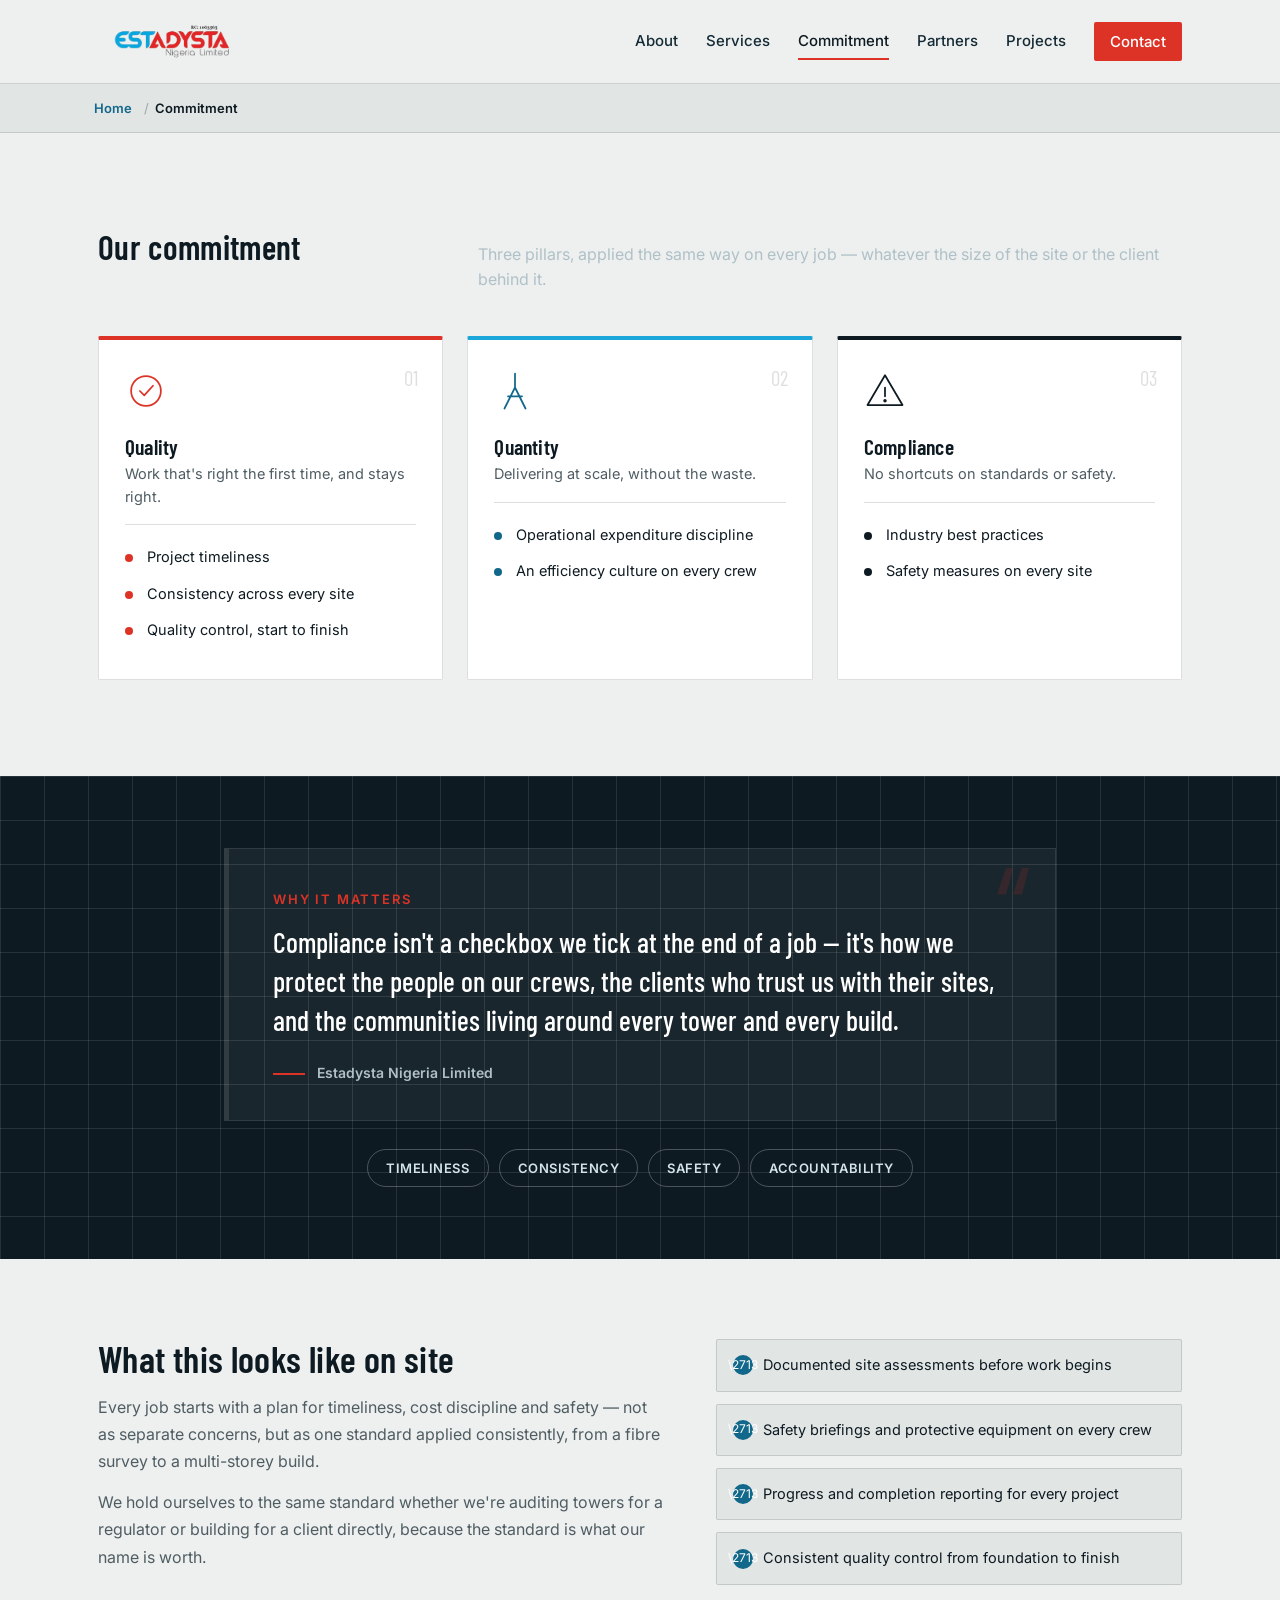
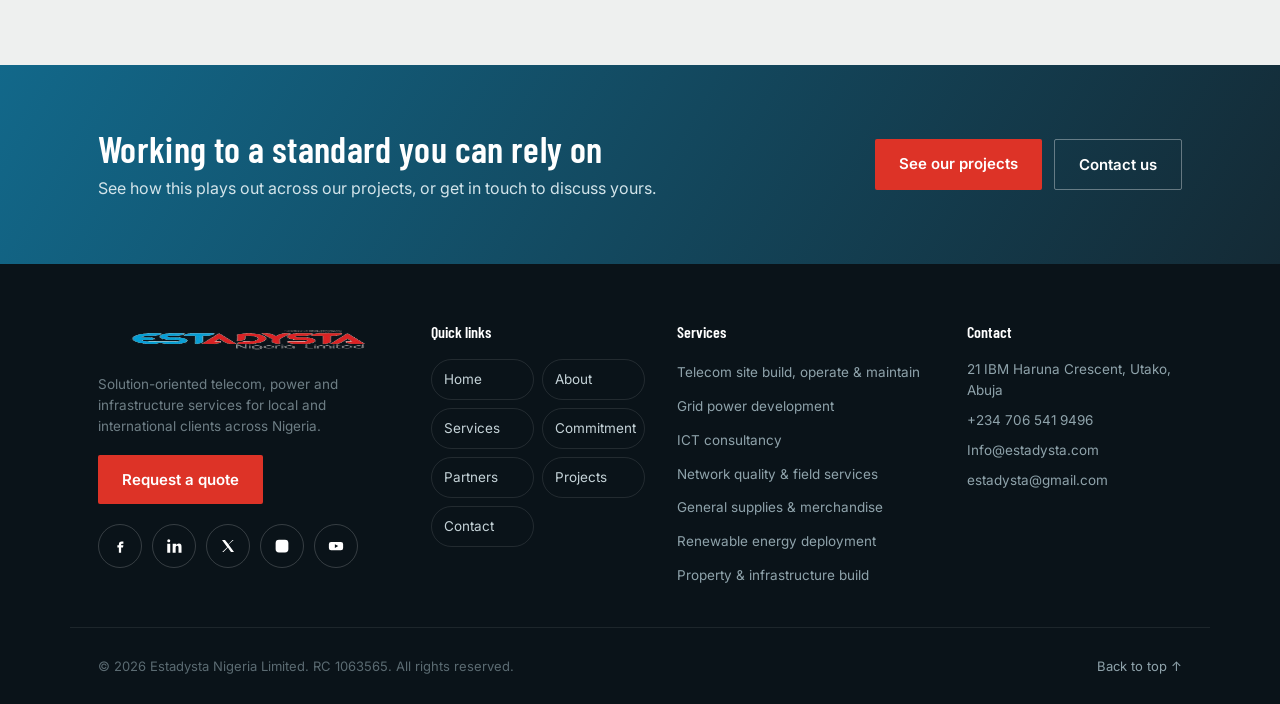
<file: commitment.html>
<!DOCTYPE html>
<html lang="en">
<head>
<meta charset="UTF-8">
<meta name="viewport" content="width=device-width, initial-scale=1.0, viewport-fit=cover">
<title>Our Commitment — Estadysta Nigeria Limited</title>
<meta name="description" content="Our commitment to quality, quantity and compliance — project timeliness, efficiency and best-practice safety measures on every job.">
<meta name="keywords" content="Estadysta, Estadysta Nigeria, telecom tower build Nigeria, grid power development, ICT consultancy Nigeria, network field services, renewable energy Nigeria, property infrastructure build, IHS towers, NCC tower audit">
<meta name="author" content="Estadysta Nigeria Limited">
<meta name="robots" content="index, follow">
<meta name="theme-color" content="#0E1A22">
<meta name="format-detection" content="telephone=no">
<meta name="referrer" content="strict-origin-when-cross-origin">
<link rel="canonical" href="https://estadysta.com.ng/commitment.html">

<!-- Open Graph / social sharing -->
<meta property="og:type" content="website">
<meta property="og:site_name" content="Estadysta Nigeria Limited">
<meta property="og:title" content="Our Commitment — Estadysta Nigeria Limited">
<meta property="og:description" content="Our commitment to quality, quantity and compliance — project timeliness, efficiency and best-practice safety measures on every job.">
<meta property="og:image" content="https://estadysta.com.ng/assets/logo.png">
<meta property="og:url" content="https://estadysta.com.ng/commitment.html">
<meta property="og:locale" content="en_NG">

<!-- Twitter card -->
<meta name="twitter:card" content="summary_large_image">
<meta name="twitter:title" content="Our Commitment — Estadysta Nigeria Limited">
<meta name="twitter:description" content="Our commitment to quality, quantity and compliance — project timeliness, efficiency and best-practice safety measures on every job.">
<meta name="twitter:image" content="https://estadysta.com.ng/assets/logo.png">

<!-- Favicon -->
<link rel="icon" type="image/png" href="assets/logo.png">
<link rel="apple-touch-icon" href="assets/logo.png">

<!-- Web app manifest (Add to Home Screen) -->
<link rel="manifest" href="manifest.json">
<meta name="apple-mobile-web-app-capable" content="yes">
<meta name="apple-mobile-web-app-status-bar-style" content="black-translucent">
<meta name="apple-mobile-web-app-title" content="Estadysta">

<link rel="preconnect" href="https://fonts.googleapis.com">
<link rel="preconnect" href="https://fonts.gstatic.com" crossorigin>
<link href="https://fonts.googleapis.com/css2?family=Barlow+Condensed:wght@500;600;700&family=Inter:wght@400;500;600&display=swap" rel="stylesheet">
<link rel="stylesheet" href="style.css?v=20261014">
<style>
/* Safety net: keeps skip-link and breadcrumb correct even if an older style.css is cached/served */
.skip-link{position:fixed;z-index:200;top:-60px;left:16px;background:#DD3327;color:#fff;padding:12px 20px;border-radius:2px;font-weight:600;font-size:14px;transition:top .15s ease}
.skip-link:focus{top:16px}
.breadcrumb{background:#E1E5E4;border-bottom:1px solid rgba(14,26,34,.14);padding:14px 0}
.breadcrumb .container{width:100%;max-width:1140px;margin:0 auto;padding:0 24px}
.breadcrumb ol{list-style:none;margin:0;padding:0;display:flex;flex-wrap:wrap;align-items:center;gap:6px;font-size:13px;color:#4F5D63}
.breadcrumb li{display:flex;align-items:center;gap:6px}
.breadcrumb li:not(:last-child)::after{content:"/";margin-left:6px;color:#9AA5AA}
.breadcrumb a{color:#12688A;font-weight:600}
.breadcrumb li[aria-current="page"]{color:#0E1A22;font-weight:600}
</style>

<script>document.documentElement.className+=' js';</script>

<!-- Structured data (Organization) -->
<script type="application/ld+json">
{
  "@context": "https://schema.org",
  "@type": "Organization",
  "name": "Estadysta Nigeria Limited",
  "url": "https://estadysta.com.ng/",
  "logo": "https://estadysta.com.ng/assets/logo.png",
  "description": "Solution-oriented engineering company serving local and international clients across telecoms, power and infrastructure in Nigeria.",
  "foundingDate": "2012",
  "address": {
    "@type": "PostalAddress",
    "streetAddress": "21 IBM Haruna Crescent, Utako",
    "addressLocality": "Abuja",
    "addressCountry": "NG"
  },
  "contactPoint": [{
    "@type": "ContactPoint",
    "telephone": "+234-706-541-9496",
    "contactType": "customer service",
    "email": "Info@estadysta.com",
    "areaServed": "NG"
  }],
  "sameAs": []
}
</script>
</head>
<body>

<a href="#main-content" class="skip-link">Skip to main content</a>
<div class="grain"></div>
<header class="site-header">
  <div class="container header-row">
    <a href="index.html" class="brand">
      <img src="assets/logo.png" alt="Estadysta Nigeria Limited" class="brand-mark">
    </a>
    <button class="nav-toggle" id="navToggle" type="button" aria-expanded="false" aria-controls="siteNav" aria-label="Toggle menu">
      <span></span><span></span><span></span>
    </button>
    <nav class="site-nav" id="siteNav">
      <a href="about.html">About</a>
      <a href="services.html">Services</a>
      <a href="commitment.html" aria-current="page">Commitment</a>
      <a href="partners.html">Partners</a>
      <a href="projects.html">Projects</a>
      <a href="contact.html" class="nav-cta">Contact</a>
    </nav>
  </div>
</header>

<nav class="breadcrumb" aria-label="Breadcrumb">
  <div class="container">
    <ol>
      <li><a href="index.html">Home</a></li>
      <li aria-current="page">Commitment</li>
    </ol>
  </div>
</nav>
<script type="application/ld+json">
{
  "@context": "https://schema.org",
  "@type": "BreadcrumbList",
  "itemListElement": [
    { "@type": "ListItem", "position": 1, "name": "Home", "item": "https://estadysta.com.ng/" },
    { "@type": "ListItem", "position": 2, "name": "Commitment", "item": "https://estadysta.com.ng/commitment.html" }
  ]
}
</script>

<main id="main-content">
  <section class="commitment">
    <div class="container">
      <div class="section-head reveal">
        <h2>Our commitment</h2>
        <p class="section-lede">Three pillars, applied the same way on every job — whatever the size of the site or the client behind it.</p>
      </div>
      <div class="pillar-grid reveal-group">
        <article class="pillar-card reveal">
          <span class="pillar-num">01</span>
          <svg viewBox="0 0 48 48" aria-hidden="true"><circle cx="24" cy="24" r="17"/><path d="M17 24 L22 29 L32 18"/></svg>
          <h3>Quality</h3>
          <p class="pillar-lede">Work that's right the first time, and stays right.</p>
          <ul>
            <li>Project timeliness</li>
            <li>Consistency across every site</li>
            <li>Quality control, start to finish</li>
          </ul>
        </article>
        <article class="pillar-card pillar-card--blue reveal">
          <span class="pillar-num">02</span>
          <svg viewBox="0 0 48 48" aria-hidden="true"><path d="M24 4 L24 20 M24 20 L12 44 M24 20 L36 44 M16 30 H32"/></svg>
          <h3>Quantity</h3>
          <p class="pillar-lede">Delivering at scale, without the waste.</p>
          <ul>
            <li>Operational expenditure discipline</li>
            <li>An efficiency culture on every crew</li>
          </ul>
        </article>
        <article class="pillar-card pillar-card--ink reveal">
          <span class="pillar-num">03</span>
          <svg viewBox="0 0 48 48" aria-hidden="true"><path d="M24 6 L44 40 H4 Z"/><line x1="24" y1="20" x2="24" y2="30"/><circle cx="24" cy="35" r="1"/></svg>
          <h3>Compliance</h3>
          <p class="pillar-lede">No shortcuts on standards or safety.</p>
          <ul>
            <li>Industry best practices</li>
            <li>Safety measures on every site</li>
          </ul>
        </article>
      </div>
    </div>
  </section>

  <section class="page-quote page-quote--dark">
    <div class="blueprint-grid" aria-hidden="true"></div>
    <div class="container">
      <figure class="promise-quote promise-quote--solo promise-quote--dark reveal">
        <span class="promise-mark" aria-hidden="true">&ldquo;</span>
        <p class="promise-label">Why it matters</p>
        <blockquote>Compliance isn't a checkbox we tick at the end of a job — it's how we protect the people on our crews, the clients who trust us with their sites, and the communities living around every tower and every build.</blockquote>
        <figcaption>Estadysta Nigeria Limited</figcaption>
      </figure>
      <ul class="tag-row reveal">
        <li>Timeliness</li>
        <li>Consistency</li>
        <li>Safety</li>
        <li>Accountability</li>
      </ul>
    </div>
  </section>

  <section class="commitment-detail">
    <div class="container commitment-detail-row">
      <div class="reveal">
        <h2>What this looks like on site</h2>
        <p>Every job starts with a plan for timeliness, cost discipline and safety — not as separate concerns, but as one standard applied consistently, from a fibre survey to a multi-storey build.</p>
        <p>We hold ourselves to the same standard whether we're auditing towers for a regulator or building for a client directly, because the standard is what our name is worth.</p>
      </div>
      <ul class="checklist reveal-group">
        <li class="reveal">Documented site assessments before work begins</li>
        <li class="reveal">Safety briefings and protective equipment on every crew</li>
        <li class="reveal">Progress and completion reporting for every project</li>
        <li class="reveal">Consistent quality control from foundation to finish</li>
      </ul>
    </div>
  </section>

  <section class="cta-band">
    <div class="container cta-row reveal">
      <div>
        <h2>Working to a standard you can rely on</h2>
        <p>See how this plays out across our projects, or get in touch to discuss yours.</p>
      </div>
      <div class="cta-actions">
        <a href="projects.html" class="btn btn-primary">See our projects</a>
        <a href="contact.html" class="btn btn-ghost">Contact us</a>
      </div>
    </div>
  </section>
</main>

<footer class="site-footer">
  <div class="container footer-grid">
    <div class="footer-brand">
      <img src="assets/logo.png" alt="Estadysta Nigeria Limited" class="footer-mark" loading="lazy" decoding="async">
      <p>Solution-oriented telecom, power and infrastructure services for local and international clients across Nigeria.</p>
      <a href="contact.html" class="btn btn-primary footer-cta">Request a quote</a>
      <div class="social-row footer-social">
        <a href="#" class="social-icon" aria-label="Estadysta on Facebook" target="_blank" rel="noopener noreferrer" onclick="return false"><svg viewBox="0 0 24 24" aria-hidden="true"><path d="M14 9h2.5V6h-2.5c-2 0-3.5 1.6-3.5 3.5V11H8.5v3H10.5V21h3V14H16l.5-3H13.5V9.8c0-.5.4-.8.9-.8Z"/></svg></a>
        <a href="#" class="social-icon" aria-label="Estadysta on LinkedIn" target="_blank" rel="noopener noreferrer" onclick="return false"><svg viewBox="0 0 24 24" aria-hidden="true"><rect x="3" y="9" width="4" height="12"/><circle cx="5" cy="5" r="2"/><path d="M11 9h4v2c.6-1.2 1.9-2.2 3.5-2.2 3 0 3.5 2 3.5 4.6V21h-4v-6.4c0-1.3 0-2.9-1.8-2.9s-2 1.4-2 2.8V21h-4V9Z"/></svg></a>
        <a href="#" class="social-icon" aria-label="Estadysta on X (Twitter)" target="_blank" rel="noopener noreferrer" onclick="return false"><svg viewBox="0 0 24 24" aria-hidden="true"><path d="M4 4l7 9.5L4.3 20H6l5.8-5.9L16 20h4l-7.3-9.9L19.5 4H18l-5.4 5.5L8 4H4Z"/></svg></a>
        <a href="#" class="social-icon" aria-label="Estadysta on Instagram" target="_blank" rel="noopener noreferrer" onclick="return false"><svg viewBox="0 0 24 24" aria-hidden="true"><rect x="3.5" y="3.5" width="17" height="17" rx="4.5"/><circle cx="12" cy="12" r="3.6"/><circle cx="17" cy="7" r="1.1"/></svg></a>
        <a href="#" class="social-icon" aria-label="Estadysta on YouTube" target="_blank" rel="noopener noreferrer" onclick="return false"><svg viewBox="0 0 24 24" aria-hidden="true"><path fill-rule="evenodd" clip-rule="evenodd" d="M2.5 9.5a3 3 0 0 1 3-3h13a3 3 0 0 1 3 3v5a3 3 0 0 1-3 3h-13a3 3 0 0 1-3-3v-5Zm8 0 4.5 2.5-4.5 2.5v-5Z"/></svg></a>
      </div>
    </div>

    <div class="footer-col">
      <h4>Quick links</h4>
      <ul class="quick-links">
        <li><a href="index.html"><span>Home</span><i aria-hidden="true">&rarr;</i></a></li>
        <li><a href="about.html"><span>About</span><i aria-hidden="true">&rarr;</i></a></li>
        <li><a href="services.html"><span>Services</span><i aria-hidden="true">&rarr;</i></a></li>
        <li><a href="commitment.html"><span>Commitment</span><i aria-hidden="true">&rarr;</i></a></li>
        <li><a href="partners.html"><span>Partners</span><i aria-hidden="true">&rarr;</i></a></li>
        <li><a href="projects.html"><span>Projects</span><i aria-hidden="true">&rarr;</i></a></li>
        <li><a href="contact.html"><span>Contact</span><i aria-hidden="true">&rarr;</i></a></li>
      </ul>
    </div>

    <div class="footer-col">
      <h4>Services</h4>
      <ul>
        <li><a href="services.html">Telecom site build, operate &amp; maintain</a></li>
        <li><a href="services.html">Grid power development</a></li>
        <li><a href="services.html">ICT consultancy</a></li>
        <li><a href="services.html">Network quality &amp; field services</a></li>
        <li><a href="services.html">General supplies &amp; merchandise</a></li>
        <li><a href="services.html">Renewable energy deployment</a></li>
        <li><a href="services.html">Property &amp; infrastructure build</a></li>
      </ul>
    </div>

    <div class="footer-col">
      <h4>Contact</h4>
      <ul class="footer-contact">
        <li>21 IBM Haruna Crescent, Utako, Abuja</li>
        <li><a href="tel:+2347065419496">+234 706 541 9496</a></li>
        <li><a href="mailto:Info@estadysta.com">Info@estadysta.com</a></li>
        <li><a href="mailto:estadysta@gmail.com">estadysta@gmail.com</a></li>
      </ul>
    </div>
  </div>

  <div class="container footer-bottom">
    <p>&copy; <span id="year">2026</span> Estadysta Nigeria Limited. RC 1063565. All rights reserved.</p>
    <a href="#" class="to-top-link" data-top>Back to top &uarr;</a>
  </div>
</footer>

<a href="tel:+2347065419496" class="float-call" aria-label="Call Estadysta">
  <svg viewBox="0 0 24 24" aria-hidden="true"><path d="M6.6 10.8a15 15 0 0 0 6.6 6.6l2.2-2.2a1 1 0 0 1 1-.25 11.4 11.4 0 0 0 3.6.6 1 1 0 0 1 1 1V20a1 1 0 0 1-1 1A17 17 0 0 1 3 4a1 1 0 0 1 1-1h3.5a1 1 0 0 1 1 1c0 1.25.2 2.45.6 3.6a1 1 0 0 1-.25 1L6.6 10.8Z"/></svg>
</a>
<button type="button" class="back-to-top" id="backToTop" aria-label="Back to top">
  <svg viewBox="0 0 24 24" aria-hidden="true"><path d="M12 5l7 8h-4.5v6h-5v-6H5l7-8Z"/></svg>
</button>

<script>
/* Mobile navigation toggle */
(function(){
  var toggle = document.getElementById('navToggle');
  var nav = document.getElementById('siteNav');
  if(!toggle || !nav) return;

  function closeNav(){
    nav.classList.remove('is-open');
    toggle.setAttribute('aria-expanded', 'false');
    toggle.classList.remove('is-active');
  }
  function openNav(){
    nav.classList.add('is-open');
    toggle.setAttribute('aria-expanded', 'true');
    toggle.classList.add('is-active');
  }

  toggle.addEventListener('click', function(){
    if(nav.classList.contains('is-open')){ closeNav(); } else { openNav(); }
  });

  nav.querySelectorAll('a').forEach(function(link){
    link.addEventListener('click', closeNav);
  });

  window.addEventListener('resize', function(){
    if(window.innerWidth > 860){ closeNav(); }
  });

  /* Dismiss the open menu on an outside tap/click, or on Escape
     (returning focus to the toggle button for keyboard users). */
  document.addEventListener('click', function(e){
    if(!nav.classList.contains('is-open')) return;
    if(e.target.closest('#siteNav, #navToggle')) return;
    closeNav();
  });
  document.addEventListener('keydown', function(e){
    if(e.key === 'Escape' && nav.classList.contains('is-open')){
      closeNav();
      toggle.focus();
    }
  });
})();

/* Header stays fixed in place (see CSS) — clicking anywhere on
   the header bar itself (not a link, button, or the logo, which
   already navigate on their own) scrolls smoothly back to the top
   of the current page. */
(function(){
  var header = document.querySelector('.site-header');
  if(!header) return;
  header.addEventListener('click', function(e){
    if(e.target.closest('a, button')) return;
    window.scrollTo({ top:0, behavior:'smooth' });
  });
})();

/* Back to top */
(function(){
  var btn = document.getElementById('backToTop');
  function toTop(e){ if(e) e.preventDefault(); window.scrollTo({ top:0, behavior:'smooth' }); }
  if(btn){
    btn.addEventListener('click', toTop);
    var onScroll = function(){ btn.classList.toggle('is-visible', window.scrollY > 500); };
    window.addEventListener('scroll', onScroll, { passive:true });
    onScroll();
  }
  document.querySelectorAll('[data-top]').forEach(function(a){ a.addEventListener('click', toTop); });
})();

/* Scroll reveal + animated counters */
(function(){
  var items = document.querySelectorAll('.reveal');
  var counters = document.querySelectorAll('[data-count]');
  var reduce = window.matchMedia && window.matchMedia('(prefers-reduced-motion: reduce)').matches;

  function setCount(el, val){ el.textContent = val + (el.getAttribute('data-suffix') || ''); }
  function runCount(el){
    var target = parseInt(el.getAttribute('data-count'), 10);
    if(reduce || target > 1900){ setCount(el, target); return; }
    var start = null, dur = 1400;
    function step(ts){
      if(start === null) start = ts;
      var p = Math.min((ts - start) / dur, 1);
      setCount(el, Math.round(target * (1 - Math.pow(1 - p, 3))));
      if(p < 1) requestAnimationFrame(step);
    }
    requestAnimationFrame(step);
  }

  if(!('IntersectionObserver' in window)){
    items.forEach(function(el){ el.classList.add('is-visible'); });
    counters.forEach(function(el){ setCount(el, el.getAttribute('data-count')); });
    return;
  }
  var io = new IntersectionObserver(function(entries){
    entries.forEach(function(en){
      if(!en.isIntersecting) return;
      en.target.classList.add('is-visible');
      if(en.target.hasAttribute('data-count')) runCount(en.target);
      io.unobserve(en.target);
    });
  }, { threshold:0.15 });
  items.forEach(function(el){ io.observe(el); });
  counters.forEach(function(el){ io.observe(el); });
})();
</script>

<script>
/* Header shadow on scroll, live footer year, Escape / outside-click closes the mobile menu */
(function(){
  var header = document.querySelector('.site-header');
  if(header){
    var onScroll = function(){ header.classList.toggle('is-scrolled', window.scrollY > 8); };
    window.addEventListener('scroll', onScroll, { passive:true });
    onScroll();
  }
  var yr = document.getElementById('year');
  if(yr){ yr.textContent = new Date().getFullYear(); }
  var toggle = document.getElementById('navToggle');
  var nav = document.getElementById('siteNav');
  if(toggle && nav){
    document.addEventListener('keydown', function(e){
      if(e.key === 'Escape' && nav.classList.contains('is-open')){ toggle.click(); toggle.focus(); }
    });
    document.addEventListener('click', function(e){
      if(!nav.classList.contains('is-open')) return;
      if(e.target.closest('.site-nav') || e.target.closest('.nav-toggle')) return;
      toggle.click();
    });
  }
})();
</script>

<script>
/* Resilience: if any image fails to load (missing file, bad path, slow host),
   hide the broken icon and show the alt text instead, so layouts never look broken. */
(function(){
  function fail(img){
    if(img.classList.contains('img-failed')) return;
    img.classList.add('img-failed');
    var box = img.closest('.partner-badge, .logo-tile');
    if(box && !box.querySelector('.img-alt') && img.alt){
      var s = document.createElement('span');
      s.className = 'img-alt';
      s.textContent = img.alt;
      box.appendChild(s);
    }
  }
  document.querySelectorAll('img').forEach(function(img){
    img.addEventListener('error', function(){ fail(img); });
    if(img.complete && img.naturalWidth === 0 && img.getAttribute('src')){ fail(img); }
  });
})();
</script>

</body>
</html>
</file>
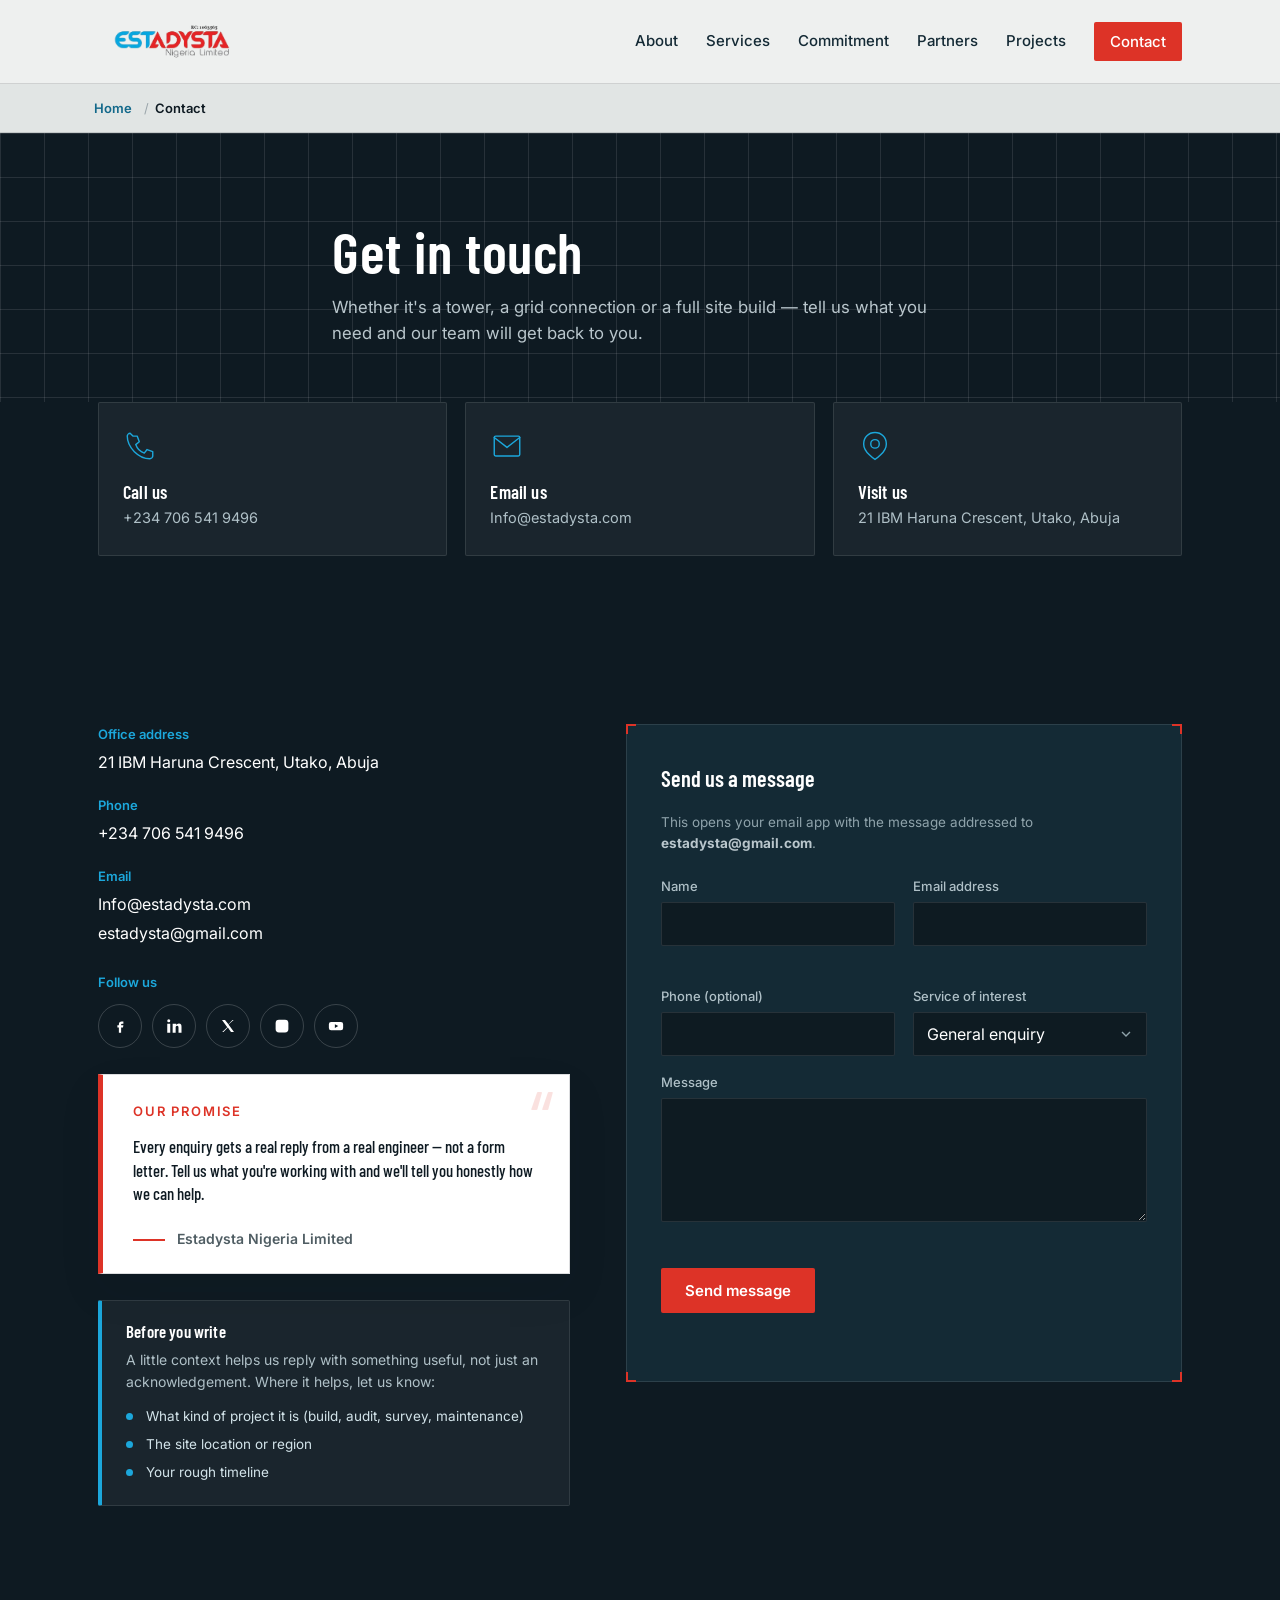
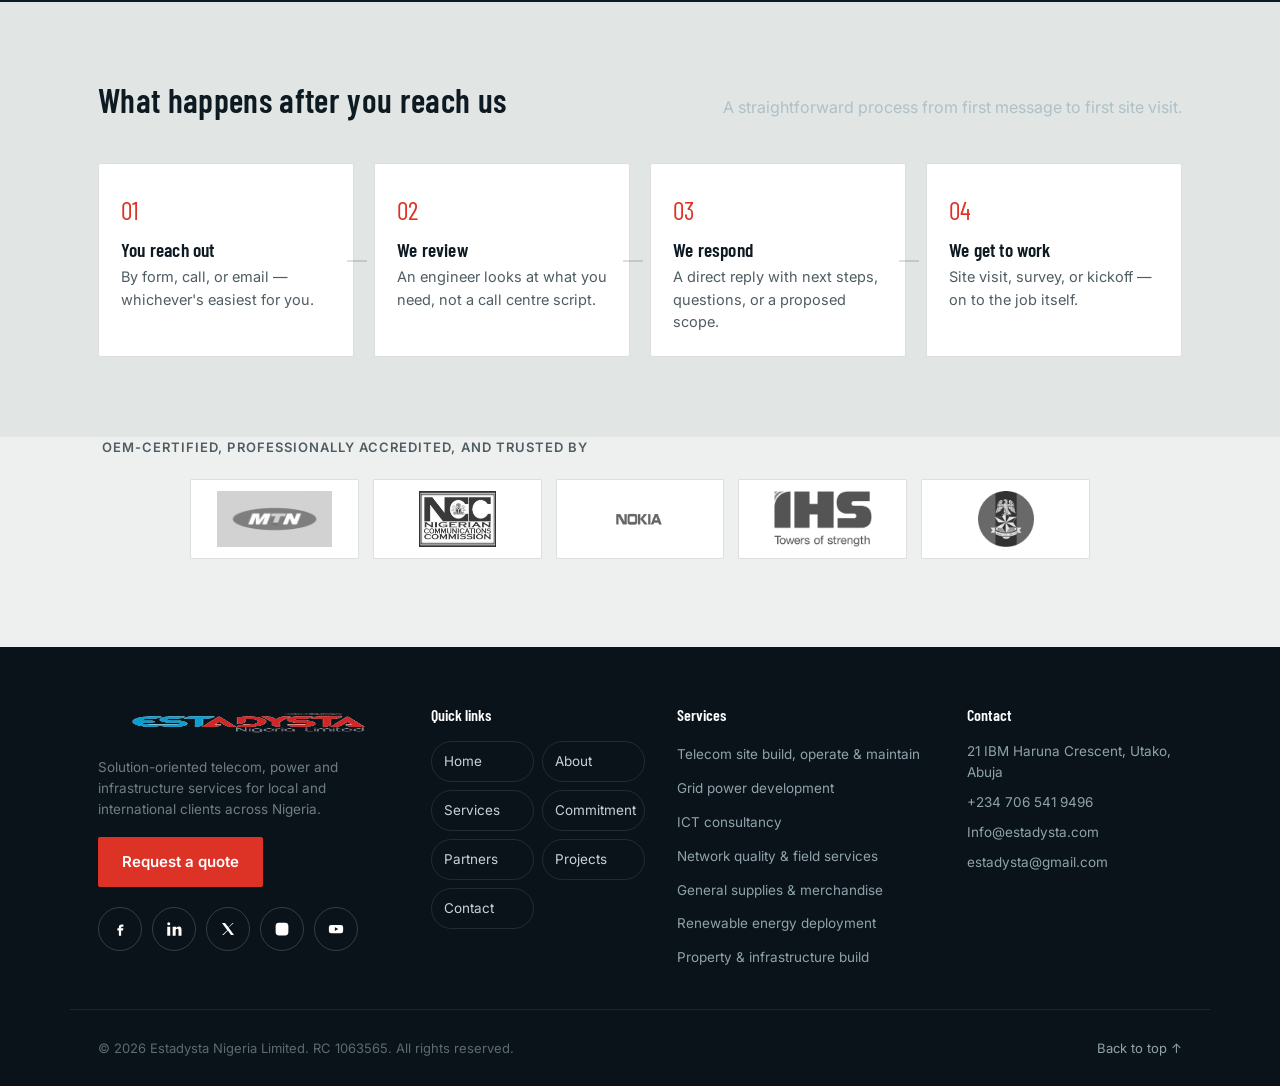
<file: contact.html>
<!DOCTYPE html>
<html lang="en">
<head>
<meta charset="UTF-8">
<meta name="viewport" content="width=device-width, initial-scale=1.0, viewport-fit=cover">
<title>Contact Us — Estadysta Nigeria Limited</title>
<meta name="description" content="Get in touch with Estadysta Nigeria Limited — 21 IBM Haruna Crescent, Utako, Abuja. Phone +234 706 541 9496, email Info@estadysta.com.">
<meta name="keywords" content="Estadysta, Estadysta Nigeria, telecom tower build Nigeria, grid power development, ICT consultancy Nigeria, network field services, renewable energy Nigeria, property infrastructure build, IHS towers, NCC tower audit">
<meta name="author" content="Estadysta Nigeria Limited">
<meta name="robots" content="index, follow">
<meta name="theme-color" content="#0E1A22">
<meta name="format-detection" content="telephone=no">
<meta name="referrer" content="strict-origin-when-cross-origin">
<link rel="canonical" href="https://estadysta.com.ng/contact.html">

<!-- Open Graph / social sharing -->
<meta property="og:type" content="website">
<meta property="og:site_name" content="Estadysta Nigeria Limited">
<meta property="og:title" content="Contact Us — Estadysta Nigeria Limited">
<meta property="og:description" content="Get in touch with Estadysta Nigeria Limited — 21 IBM Haruna Crescent, Utako, Abuja. Phone +234 706 541 9496, email Info@estadysta.com.">
<meta property="og:image" content="https://estadysta.com.ng/assets/logo.png">
<meta property="og:url" content="https://estadysta.com.ng/contact.html">
<meta property="og:locale" content="en_NG">

<!-- Twitter card -->
<meta name="twitter:card" content="summary_large_image">
<meta name="twitter:title" content="Contact Us — Estadysta Nigeria Limited">
<meta name="twitter:description" content="Get in touch with Estadysta Nigeria Limited — 21 IBM Haruna Crescent, Utako, Abuja. Phone +234 706 541 9496, email Info@estadysta.com.">
<meta name="twitter:image" content="https://estadysta.com.ng/assets/logo.png">

<!-- Favicon -->
<link rel="icon" type="image/png" href="assets/logo.png">
<link rel="apple-touch-icon" href="assets/logo.png">

<!-- Web app manifest (Add to Home Screen) -->
<link rel="manifest" href="manifest.json">
<meta name="apple-mobile-web-app-capable" content="yes">
<meta name="apple-mobile-web-app-status-bar-style" content="black-translucent">
<meta name="apple-mobile-web-app-title" content="Estadysta">

<link rel="preconnect" href="https://fonts.googleapis.com">
<link rel="preconnect" href="https://fonts.gstatic.com" crossorigin>
<link href="https://fonts.googleapis.com/css2?family=Barlow+Condensed:wght@500;600;700&family=Inter:wght@400;500;600&display=swap" rel="stylesheet">
<link rel="stylesheet" href="style.css?v=20261014">
<style>
/* Safety net: keeps skip-link and breadcrumb correct even if an older style.css is cached/served */
.skip-link{position:fixed;z-index:200;top:-60px;left:16px;background:#DD3327;color:#fff;padding:12px 20px;border-radius:2px;font-weight:600;font-size:14px;transition:top .15s ease}
.skip-link:focus{top:16px}
.breadcrumb{background:#E1E5E4;border-bottom:1px solid rgba(14,26,34,.14);padding:14px 0}
.breadcrumb .container{width:100%;max-width:1140px;margin:0 auto;padding:0 24px}
.breadcrumb ol{list-style:none;margin:0;padding:0;display:flex;flex-wrap:wrap;align-items:center;gap:6px;font-size:13px;color:#4F5D63}
.breadcrumb li{display:flex;align-items:center;gap:6px}
.breadcrumb li:not(:last-child)::after{content:"/";margin-left:6px;color:#9AA5AA}
.breadcrumb a{color:#12688A;font-weight:600}
.breadcrumb li[aria-current="page"]{color:#0E1A22;font-weight:600}
</style>

<script>document.documentElement.className+=' js';</script>

<!-- Structured data (Organization) -->
<script type="application/ld+json">
{
  "@context": "https://schema.org",
  "@type": "Organization",
  "name": "Estadysta Nigeria Limited",
  "url": "https://estadysta.com.ng/",
  "logo": "https://estadysta.com.ng/assets/logo.png",
  "description": "Solution-oriented engineering company serving local and international clients across telecoms, power and infrastructure in Nigeria.",
  "foundingDate": "2012",
  "address": {
    "@type": "PostalAddress",
    "streetAddress": "21 IBM Haruna Crescent, Utako",
    "addressLocality": "Abuja",
    "addressCountry": "NG"
  },
  "contactPoint": [{
    "@type": "ContactPoint",
    "telephone": "+234-706-541-9496",
    "contactType": "customer service",
    "email": "Info@estadysta.com",
    "areaServed": "NG"
  }],
  "sameAs": []
}
</script>
</head>
<body>

<a href="#main-content" class="skip-link">Skip to main content</a>
<div class="grain"></div>
<header class="site-header">
  <div class="container header-row">
    <a href="index.html" class="brand">
      <img src="assets/logo.png" alt="Estadysta Nigeria Limited" class="brand-mark">
    </a>
    <button class="nav-toggle" id="navToggle" type="button" aria-expanded="false" aria-controls="siteNav" aria-label="Toggle menu">
      <span></span><span></span><span></span>
    </button>
    <nav class="site-nav" id="siteNav">
      <a href="about.html">About</a>
      <a href="services.html">Services</a>
      <a href="commitment.html">Commitment</a>
      <a href="partners.html">Partners</a>
      <a href="projects.html">Projects</a>
      <a href="contact.html" class="nav-cta" aria-current="page">Contact</a>
    </nav>
  </div>
</header>

<nav class="breadcrumb" aria-label="Breadcrumb">
  <div class="container">
    <ol>
      <li><a href="index.html">Home</a></li>
      <li aria-current="page">Contact</li>
    </ol>
  </div>
</nav>
<script type="application/ld+json">
{
  "@context": "https://schema.org",
  "@type": "BreadcrumbList",
  "itemListElement": [
    { "@type": "ListItem", "position": 1, "name": "Home", "item": "https://estadysta.com.ng/" },
    { "@type": "ListItem", "position": 2, "name": "Contact", "item": "https://estadysta.com.ng/contact.html" }
  ]
}
</script>

<main id="main-content">
  <section class="contact-hero">
    <div class="blueprint-grid" aria-hidden="true"></div>
    <div class="container contact-hero-inner reveal">
      <h1>Get in touch</h1>
      <p>Whether it's a tower, a grid connection or a full site build — tell us what you need and our team will get back to you.</p>
    </div>
  </section>

  <section class="quick-contact">
    <div class="container quick-contact-grid reveal-group">
      <a href="tel:+2347065419496" class="quick-card reveal">
        <svg viewBox="0 0 48 48" aria-hidden="true"><path d="M14 10 L20 10 L23 18 L18 22 C20 28 24 32 30 34 L34 29 L42 32 L42 38 C42 40 40 42 38 42 C22 42 6 26 6 10 C6 8 8 6 10 6 Z"/></svg>
        <h3>Call us</h3>
        <p>+234 706 541 9496</p>
      </a>
      <a href="mailto:Info@estadysta.com" class="quick-card reveal">
        <svg viewBox="0 0 48 48" aria-hidden="true"><rect x="6" y="10" width="36" height="28" rx="2"/><path d="M6 12 L24 26 L42 12"/></svg>
        <h3>Email us</h3>
        <p>Info@estadysta.com</p>
      </a>
      <a href="https://www.google.com/maps/search/?api=1&amp;query=21+IBM+Haruna+Crescent%2C+Utako%2C+Abuja" class="quick-card reveal" target="_blank" rel="noopener noreferrer">
        <svg viewBox="0 0 48 48" aria-hidden="true"><path d="M24 5 C15 5 8 12 8 21 C8 33 24 43 24 43 C24 43 40 33 40 21 C40 12 33 5 24 5 Z"/><circle cx="24" cy="21" r="6"/></svg>
        <h3>Visit us</h3>
        <p>21 IBM Haruna Crescent, Utako, Abuja</p>
      </a>
    </div>
  </section>

  <section class="contact">
    <div class="container contact-row">
      <div class="contact-left">
        <div class="contact-details">
          <div class="contact-block">
            <span class="contact-label">Office address</span>
            <span class="contact-value">21 IBM Haruna Crescent, Utako, Abuja</span>
          </div>
          <div class="contact-block">
            <span class="contact-label">Phone</span>
            <span class="contact-value"><a href="tel:+2347065419496">+234 706 541 9496</a></span>
          </div>
          <div class="contact-block">
            <span class="contact-label">Email</span>
            <span class="contact-value"><a href="mailto:Info@estadysta.com">Info@estadysta.com</a></span>
            <span class="contact-value"><a href="mailto:estadysta@gmail.com">estadysta@gmail.com</a></span>
          </div>
        </div>

        <div class="social-block">
          <span class="contact-label">Follow us</span>
          <div class="social-row">
            <a href="#" class="social-icon" aria-label="Estadysta on Facebook" target="_blank" rel="noopener noreferrer" onclick="return false">
              <svg viewBox="0 0 24 24" aria-hidden="true"><path d="M14 9h2.5V6h-2.5c-2 0-3.5 1.6-3.5 3.5V11H8.5v3H10.5V21h3V14H16l.5-3H13.5V9.8c0-.5.4-.8.9-.8Z"/></svg>
            </a>
            <a href="#" class="social-icon" aria-label="Estadysta on LinkedIn" target="_blank" rel="noopener noreferrer" onclick="return false">
              <svg viewBox="0 0 24 24" aria-hidden="true"><rect x="3" y="9" width="4" height="12"/><circle cx="5" cy="5" r="2"/><path d="M11 9h4v2c.6-1.2 1.9-2.2 3.5-2.2 3 0 3.5 2 3.5 4.6V21h-4v-6.4c0-1.3 0-2.9-1.8-2.9s-2 1.4-2 2.8V21h-4V9Z"/></svg>
            </a>
            <a href="#" class="social-icon" aria-label="Estadysta on X (Twitter)" target="_blank" rel="noopener noreferrer" onclick="return false">
              <svg viewBox="0 0 24 24" aria-hidden="true"><path d="M4 4l7 9.5L4.3 20H6l5.8-5.9L16 20h4l-7.3-9.9L19.5 4H18l-5.4 5.5L8 4H4Z"/></svg>
            </a>
            <a href="#" class="social-icon" aria-label="Estadysta on Instagram" target="_blank" rel="noopener noreferrer" onclick="return false">
              <svg viewBox="0 0 24 24" aria-hidden="true"><rect x="3.5" y="3.5" width="17" height="17" rx="4.5"/><circle cx="12" cy="12" r="3.6"/><circle cx="17" cy="7" r="1.1"/></svg>
            </a>
            <a href="#" class="social-icon" aria-label="Estadysta on YouTube" target="_blank" rel="noopener noreferrer" onclick="return false">
              <svg viewBox="0 0 24 24" aria-hidden="true"><path fill-rule="evenodd" clip-rule="evenodd" d="M2.5 9.5a3 3 0 0 1 3-3h13a3 3 0 0 1 3 3v5a3 3 0 0 1-3 3h-13a3 3 0 0 1-3-3v-5Zm8 0 4.5 2.5-4.5 2.5v-5Z"/></svg>
            </a>
          </div>
        </div>

        <figure class="promise-quote promise-quote--solo promise-quote--compact reveal">
          <span class="promise-mark" aria-hidden="true">&ldquo;</span>
          <p class="promise-label">Our promise</p>
          <blockquote>Every enquiry gets a real reply from a real engineer — not a form letter. Tell us what you're working with and we'll tell you honestly how we can help.</blockquote>
          <figcaption>Estadysta Nigeria Limited</figcaption>
        </figure>

        <div class="tip-card reveal">
          <h3>Before you write</h3>
          <p>A little context helps us reply with something useful, not just an acknowledgement. Where it helps, let us know:</p>
          <ul>
            <li>What kind of project it is (build, audit, survey, maintenance)</li>
            <li>The site location or region</li>
            <li>Your rough timeline</li>
          </ul>
        </div>
      </div>

      <form class="contact-form" id="contactForm" novalidate onsubmit="handleContactSubmit(event)">
        <span class="corner-mark corner-mark--tl form-corner"></span>
        <span class="corner-mark corner-mark--tr form-corner"></span>
        <span class="corner-mark corner-mark--bl form-corner"></span>
        <span class="corner-mark corner-mark--br form-corner"></span>

        <p class="form-heading">Send us a message</p>
        <p class="form-sub">This opens your email app with the message addressed to <strong>estadysta@gmail.com</strong>.</p>

        <div class="form-row">
          <label class="form-field">
            <span>Name</span>
            <input type="text" name="name" id="cf-name" required autocomplete="name">
            <small class="field-error" id="cf-name-error"></small>
          </label>

          <label class="form-field">
            <span>Email address</span>
            <input type="email" name="email" id="cf-email" required autocomplete="email" inputmode="email">
            <small class="field-error" id="cf-email-error"></small>
          </label>
        </div>

        <div class="form-row">
          <label class="form-field">
            <span>Phone (optional)</span>
            <input type="tel" name="phone" id="cf-phone" autocomplete="tel" inputmode="tel">
          </label>

          <label class="form-field">
            <span>Service of interest</span>
            <select name="service" id="cf-service">
              <option value="">General enquiry</option>
              <option value="Telecom Site Build, Operate &amp; Maintain">Telecom site build, operate &amp; maintain</option>
              <option value="Grid Power Development">Grid power development</option>
              <option value="ICT Consultancy">ICT consultancy</option>
              <option value="Network Quality &amp; Field Services">Network quality &amp; field services</option>
              <option value="General Supplies &amp; Merchandise">General supplies &amp; merchandise</option>
              <option value="Renewable Energy Deployment">Renewable energy deployment</option>
              <option value="Property &amp; Infrastructure Build">Property &amp; infrastructure build</option>
            </select>
          </label>
        </div>

        <label class="form-field">
          <span>Message</span>
          <textarea name="message" id="cf-message" rows="5" required></textarea>
          <small class="field-error" id="cf-message-error"></small>
        </label>

        <button type="submit" class="btn btn-primary form-submit">Send message</button>
        <p class="form-status" id="cf-status" role="status" aria-live="polite"></p>
        <p class="form-fallback" id="cf-fallback" hidden>Email app didn't open?
          <a href="#" id="cf-gmail" target="_blank" rel="noopener noreferrer">Open in Gmail</a>
          or <button type="button" id="cf-copy" class="link-btn">copy your message</button>.</p>
      </form>
    </div>
  </section>

  <section class="approach">
    <div class="container">
      <div class="section-head reveal">
        <h2>What happens after you reach us</h2>
        <p class="section-lede">A straightforward process from first message to first site visit.</p>
      </div>
      <ol class="approach-steps reveal-group">
        <li class="reveal"><span class="approach-num">01</span><h3>You reach out</h3><p>By form, call, or email — whichever's easiest for you.</p></li>
        <li class="reveal"><span class="approach-num">02</span><h3>We review</h3><p>An engineer looks at what you need, not a call centre script.</p></li>
        <li class="reveal"><span class="approach-num">03</span><h3>We respond</h3><p>A direct reply with next steps, questions, or a proposed scope.</p></li>
        <li class="reveal"><span class="approach-num">04</span><h3>We get to work</h3><p>Site visit, survey, or kickoff — on to the job itself.</p></li>
      </ol>
    </div>
  </section>

  <section class="contact-trust">
    <div class="container contact-trust-inner reveal">
      <p class="trust-label">OEM-certified, professionally accredited, and trusted by</p>
      <div class="logo-strip logo-strip--compact reveal-group">
        <a href="partners.html" class="logo-tile reveal"><img src="assets/partners/mtn.jpg" alt="MTN" loading="lazy" decoding="async"></a>
        <a href="partners.html" class="logo-tile reveal"><img src="assets/partners/ncc.png" alt="Nigerian Communications Commission" loading="lazy" decoding="async"></a>
        <a href="partners.html" class="logo-tile reveal"><img src="assets/partners/nokia.png" alt="Nokia" loading="lazy" decoding="async"></a>
        <a href="partners.html" class="logo-tile reveal"><img src="assets/partners/ihs.png" alt="IHS" loading="lazy" decoding="async"></a>
        <a href="partners.html" class="logo-tile reveal"><img src="assets/partners/nigerian-army.png" alt="Nigerian Army" loading="lazy" decoding="async"></a>
      </div>
    </div>
  </section>

</main>

<footer class="site-footer">
  <div class="container footer-grid">
    <div class="footer-brand">
      <img src="assets/logo.png" alt="Estadysta Nigeria Limited" class="footer-mark" loading="lazy" decoding="async">
      <p>Solution-oriented telecom, power and infrastructure services for local and international clients across Nigeria.</p>
      <a href="contact.html" class="btn btn-primary footer-cta">Request a quote</a>
      <div class="social-row footer-social">
        <a href="#" class="social-icon" aria-label="Estadysta on Facebook" target="_blank" rel="noopener noreferrer" onclick="return false"><svg viewBox="0 0 24 24" aria-hidden="true"><path d="M14 9h2.5V6h-2.5c-2 0-3.5 1.6-3.5 3.5V11H8.5v3H10.5V21h3V14H16l.5-3H13.5V9.8c0-.5.4-.8.9-.8Z"/></svg></a>
        <a href="#" class="social-icon" aria-label="Estadysta on LinkedIn" target="_blank" rel="noopener noreferrer" onclick="return false"><svg viewBox="0 0 24 24" aria-hidden="true"><rect x="3" y="9" width="4" height="12"/><circle cx="5" cy="5" r="2"/><path d="M11 9h4v2c.6-1.2 1.9-2.2 3.5-2.2 3 0 3.5 2 3.5 4.6V21h-4v-6.4c0-1.3 0-2.9-1.8-2.9s-2 1.4-2 2.8V21h-4V9Z"/></svg></a>
        <a href="#" class="social-icon" aria-label="Estadysta on X (Twitter)" target="_blank" rel="noopener noreferrer" onclick="return false"><svg viewBox="0 0 24 24" aria-hidden="true"><path d="M4 4l7 9.5L4.3 20H6l5.8-5.9L16 20h4l-7.3-9.9L19.5 4H18l-5.4 5.5L8 4H4Z"/></svg></a>
        <a href="#" class="social-icon" aria-label="Estadysta on Instagram" target="_blank" rel="noopener noreferrer" onclick="return false"><svg viewBox="0 0 24 24" aria-hidden="true"><rect x="3.5" y="3.5" width="17" height="17" rx="4.5"/><circle cx="12" cy="12" r="3.6"/><circle cx="17" cy="7" r="1.1"/></svg></a>
        <a href="#" class="social-icon" aria-label="Estadysta on YouTube" target="_blank" rel="noopener noreferrer" onclick="return false"><svg viewBox="0 0 24 24" aria-hidden="true"><path fill-rule="evenodd" clip-rule="evenodd" d="M2.5 9.5a3 3 0 0 1 3-3h13a3 3 0 0 1 3 3v5a3 3 0 0 1-3 3h-13a3 3 0 0 1-3-3v-5Zm8 0 4.5 2.5-4.5 2.5v-5Z"/></svg></a>
      </div>
    </div>

    <div class="footer-col">
      <h4>Quick links</h4>
      <ul class="quick-links">
        <li><a href="index.html"><span>Home</span><i aria-hidden="true">&rarr;</i></a></li>
        <li><a href="about.html"><span>About</span><i aria-hidden="true">&rarr;</i></a></li>
        <li><a href="services.html"><span>Services</span><i aria-hidden="true">&rarr;</i></a></li>
        <li><a href="commitment.html"><span>Commitment</span><i aria-hidden="true">&rarr;</i></a></li>
        <li><a href="partners.html"><span>Partners</span><i aria-hidden="true">&rarr;</i></a></li>
        <li><a href="projects.html"><span>Projects</span><i aria-hidden="true">&rarr;</i></a></li>
        <li><a href="contact.html"><span>Contact</span><i aria-hidden="true">&rarr;</i></a></li>
      </ul>
    </div>

    <div class="footer-col">
      <h4>Services</h4>
      <ul>
        <li><a href="services.html">Telecom site build, operate &amp; maintain</a></li>
        <li><a href="services.html">Grid power development</a></li>
        <li><a href="services.html">ICT consultancy</a></li>
        <li><a href="services.html">Network quality &amp; field services</a></li>
        <li><a href="services.html">General supplies &amp; merchandise</a></li>
        <li><a href="services.html">Renewable energy deployment</a></li>
        <li><a href="services.html">Property &amp; infrastructure build</a></li>
      </ul>
    </div>

    <div class="footer-col">
      <h4>Contact</h4>
      <ul class="footer-contact">
        <li>21 IBM Haruna Crescent, Utako, Abuja</li>
        <li><a href="tel:+2347065419496">+234 706 541 9496</a></li>
        <li><a href="mailto:Info@estadysta.com">Info@estadysta.com</a></li>
        <li><a href="mailto:estadysta@gmail.com">estadysta@gmail.com</a></li>
      </ul>
    </div>
  </div>

  <div class="container footer-bottom">
    <p>&copy; <span id="year">2026</span> Estadysta Nigeria Limited. RC 1063565. All rights reserved.</p>
    <a href="#" class="to-top-link" data-top>Back to top &uarr;</a>
  </div>
</footer>

<a href="tel:+2347065419496" class="float-call" aria-label="Call Estadysta">
  <svg viewBox="0 0 24 24" aria-hidden="true"><path d="M6.6 10.8a15 15 0 0 0 6.6 6.6l2.2-2.2a1 1 0 0 1 1-.25 11.4 11.4 0 0 0 3.6.6 1 1 0 0 1 1 1V20a1 1 0 0 1-1 1A17 17 0 0 1 3 4a1 1 0 0 1 1-1h3.5a1 1 0 0 1 1 1c0 1.25.2 2.45.6 3.6a1 1 0 0 1-.25 1L6.6 10.8Z"/></svg>
</a>
<button type="button" class="back-to-top" id="backToTop" aria-label="Back to top">
  <svg viewBox="0 0 24 24" aria-hidden="true"><path d="M12 5l7 8h-4.5v6h-5v-6H5l7-8Z"/></svg>
</button>

<script>
function validateContactField(id, errorId, message){
  var field = document.getElementById(id);
  var error = document.getElementById(errorId);
  var ok = field.checkValidity() && field.value.trim() !== '';
  field.classList.toggle('has-error', !ok);
  field.setAttribute('aria-invalid', ok ? 'false' : 'true');
  if(error){ error.textContent = ok ? '' : message; }
  return ok;
}

(function(){
  var liveFields = [
    ['cf-name', 'cf-name-error'],
    ['cf-email', 'cf-email-error'],
    ['cf-message', 'cf-message-error']
  ];
  liveFields.forEach(function(pair){
    var field = document.getElementById(pair[0]);
    if(!field) return;
    field.addEventListener('blur', function(){
      if(field.value.trim() !== ''){
        validateContactField(pair[0], pair[1], field.validity.typeMismatch ? 'Enter a valid email address.' : 'This field is required.');
      }
    });
  });
})();

function handleContactSubmit(event){
  event.preventDefault();
  var name = document.getElementById('cf-name').value.trim();
  var email = document.getElementById('cf-email').value.trim();
  var phone = document.getElementById('cf-phone').value.trim();
  var serviceSelect = document.getElementById('cf-service');
  var service = serviceSelect.options[serviceSelect.selectedIndex].text;
  var message = document.getElementById('cf-message').value.trim();
  var status = document.getElementById('cf-status');

  var emailField = document.getElementById('cf-email');
  var emailMessage = (emailField.value.trim() !== '' && emailField.validity.typeMismatch)
    ? 'Enter a valid email address.'
    : 'Please enter your email address.';

  var nameOk = validateContactField('cf-name', 'cf-name-error', 'Please enter your name.');
  var emailOk = validateContactField('cf-email', 'cf-email-error', emailMessage);
  var messageOk = validateContactField('cf-message', 'cf-message-error', 'Please add a short message.');

  if(!nameOk || !emailOk || !messageOk){
    status.textContent = 'Please check the highlighted fields above.';
    status.classList.add('form-status--error');
    var firstInvalid = document.querySelector('.has-error');
    if(firstInvalid){ firstInvalid.focus(); }
    return false;
  }

  var subject = 'Website enquiry from ' + name + ' — ' + service;
  var bodyLines = [
    'Name: ' + name,
    'Email: ' + email,
    'Phone: ' + (phone || 'Not provided'),
    'Service of interest: ' + service,
    '',
    message
  ];
  var body = bodyLines.join('\n');
  var mailto = 'mailto:estadysta@gmail.com'
    + '?subject=' + encodeURIComponent(subject)
    + '&body=' + encodeURIComponent(body);

  status.classList.remove('form-status--error');
  status.textContent = 'Opening your email app…';
  window.location.href = mailto;

  var fb = document.getElementById('cf-fallback');
  var gmail = document.getElementById('cf-gmail');
  var copyBtn = document.getElementById('cf-copy');
  if(fb && gmail){
    gmail.href = 'https://mail.google.com/mail/?view=cm&fs=1&to=estadysta@gmail.com'
      + '&su=' + encodeURIComponent(subject) + '&body=' + encodeURIComponent(body);
    setTimeout(function(){ fb.hidden = false; }, 1500);
    if(copyBtn){
      copyBtn.onclick = function(){
        var text = subject + '\n\n' + body;
        if(navigator.clipboard && navigator.clipboard.writeText){
          navigator.clipboard.writeText(text).then(function(){ copyBtn.textContent = 'copied!'; });
        } else { copyBtn.textContent = 'copy not supported'; }
      };
    }
  }
  return false;
}
</script>

<script>
/* Mobile navigation toggle */
(function(){
  var toggle = document.getElementById('navToggle');
  var nav = document.getElementById('siteNav');
  if(!toggle || !nav) return;

  function closeNav(){
    nav.classList.remove('is-open');
    toggle.setAttribute('aria-expanded', 'false');
    toggle.classList.remove('is-active');
  }
  function openNav(){
    nav.classList.add('is-open');
    toggle.setAttribute('aria-expanded', 'true');
    toggle.classList.add('is-active');
  }

  toggle.addEventListener('click', function(){
    if(nav.classList.contains('is-open')){ closeNav(); } else { openNav(); }
  });

  nav.querySelectorAll('a').forEach(function(link){
    link.addEventListener('click', closeNav);
  });

  window.addEventListener('resize', function(){
    if(window.innerWidth > 860){ closeNav(); }
  });

  /* Dismiss the open menu on an outside tap/click, or on Escape
     (returning focus to the toggle button for keyboard users). */
  document.addEventListener('click', function(e){
    if(!nav.classList.contains('is-open')) return;
    if(e.target.closest('#siteNav, #navToggle')) return;
    closeNav();
  });
  document.addEventListener('keydown', function(e){
    if(e.key === 'Escape' && nav.classList.contains('is-open')){
      closeNav();
      toggle.focus();
    }
  });
})();

/* Header stays fixed in place (see CSS) — clicking anywhere on
   the header bar itself (not a link, button, or the logo, which
   already navigate on their own) scrolls smoothly back to the top
   of the current page. */
(function(){
  var header = document.querySelector('.site-header');
  if(!header) return;
  header.addEventListener('click', function(e){
    if(e.target.closest('a, button')) return;
    window.scrollTo({ top:0, behavior:'smooth' });
  });
})();

/* Back to top */
(function(){
  var btn = document.getElementById('backToTop');
  function toTop(e){ if(e) e.preventDefault(); window.scrollTo({ top:0, behavior:'smooth' }); }
  if(btn){
    btn.addEventListener('click', toTop);
    var onScroll = function(){ btn.classList.toggle('is-visible', window.scrollY > 500); };
    window.addEventListener('scroll', onScroll, { passive:true });
    onScroll();
  }
  document.querySelectorAll('[data-top]').forEach(function(a){ a.addEventListener('click', toTop); });
})();

/* Scroll reveal + animated counters */
(function(){
  var items = document.querySelectorAll('.reveal');
  var counters = document.querySelectorAll('[data-count]');
  var reduce = window.matchMedia && window.matchMedia('(prefers-reduced-motion: reduce)').matches;

  function setCount(el, val){ el.textContent = val + (el.getAttribute('data-suffix') || ''); }
  function runCount(el){
    var target = parseInt(el.getAttribute('data-count'), 10);
    if(reduce || target > 1900){ setCount(el, target); return; }
    var start = null, dur = 1400;
    function step(ts){
      if(start === null) start = ts;
      var p = Math.min((ts - start) / dur, 1);
      setCount(el, Math.round(target * (1 - Math.pow(1 - p, 3))));
      if(p < 1) requestAnimationFrame(step);
    }
    requestAnimationFrame(step);
  }

  if(!('IntersectionObserver' in window)){
    items.forEach(function(el){ el.classList.add('is-visible'); });
    counters.forEach(function(el){ setCount(el, el.getAttribute('data-count')); });
    return;
  }
  var io = new IntersectionObserver(function(entries){
    entries.forEach(function(en){
      if(!en.isIntersecting) return;
      en.target.classList.add('is-visible');
      if(en.target.hasAttribute('data-count')) runCount(en.target);
      io.unobserve(en.target);
    });
  }, { threshold:0.15 });
  items.forEach(function(el){ io.observe(el); });
  counters.forEach(function(el){ io.observe(el); });
})();
</script>

<script>
/* Header shadow on scroll, live footer year, Escape / outside-click closes the mobile menu */
(function(){
  var header = document.querySelector('.site-header');
  if(header){
    var onScroll = function(){ header.classList.toggle('is-scrolled', window.scrollY > 8); };
    window.addEventListener('scroll', onScroll, { passive:true });
    onScroll();
  }
  var yr = document.getElementById('year');
  if(yr){ yr.textContent = new Date().getFullYear(); }
  var toggle = document.getElementById('navToggle');
  var nav = document.getElementById('siteNav');
  if(toggle && nav){
    document.addEventListener('keydown', function(e){
      if(e.key === 'Escape' && nav.classList.contains('is-open')){ toggle.click(); toggle.focus(); }
    });
    document.addEventListener('click', function(e){
      if(!nav.classList.contains('is-open')) return;
      if(e.target.closest('.site-nav') || e.target.closest('.nav-toggle')) return;
      toggle.click();
    });
  }
})();
</script>

<script>
/* Resilience: if any image fails to load (missing file, bad path, slow host),
   hide the broken icon and show the alt text instead, so layouts never look broken. */
(function(){
  function fail(img){
    if(img.classList.contains('img-failed')) return;
    img.classList.add('img-failed');
    var box = img.closest('.partner-badge, .logo-tile');
    if(box && !box.querySelector('.img-alt') && img.alt){
      var s = document.createElement('span');
      s.className = 'img-alt';
      s.textContent = img.alt;
      box.appendChild(s);
    }
  }
  document.querySelectorAll('img').forEach(function(img){
    img.addEventListener('error', function(){ fail(img); });
    if(img.complete && img.naturalWidth === 0 && img.getAttribute('src')){ fail(img); }
  });
})();
</script>

</body>
</html>
</file>
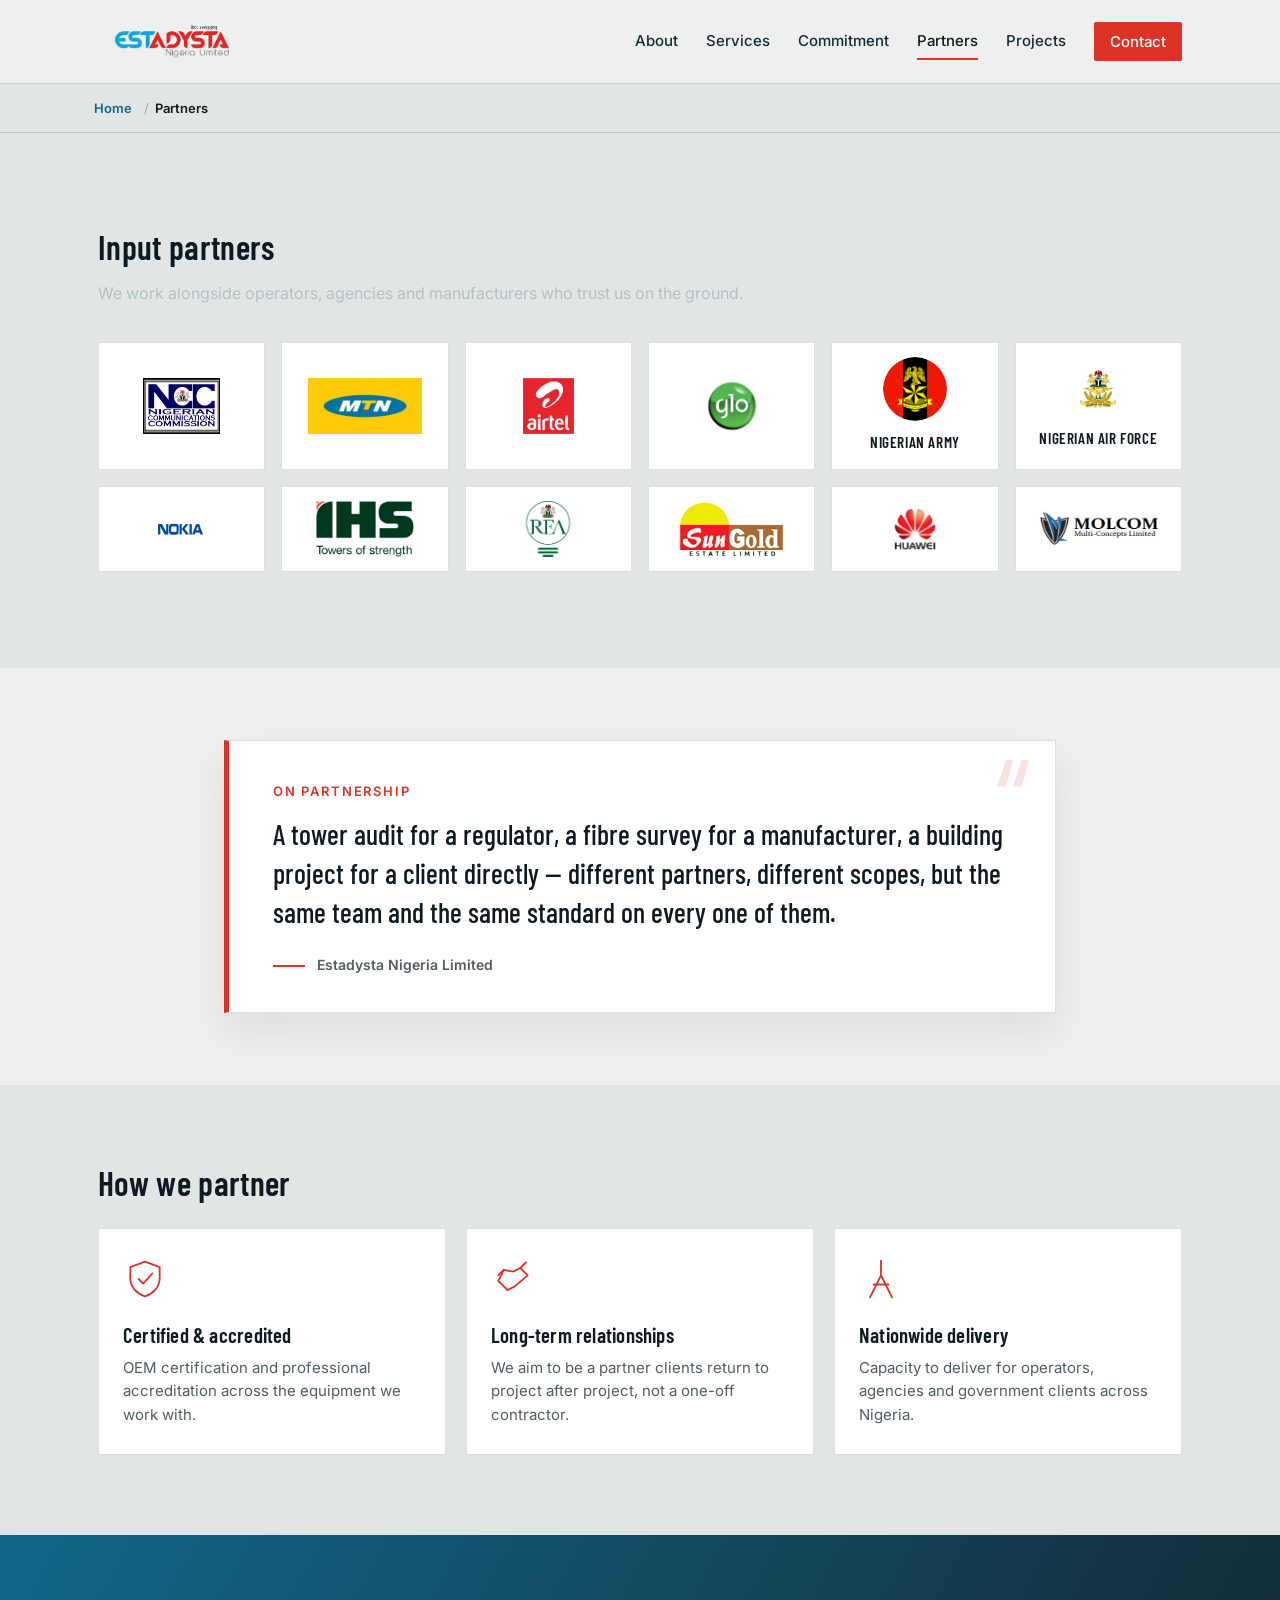
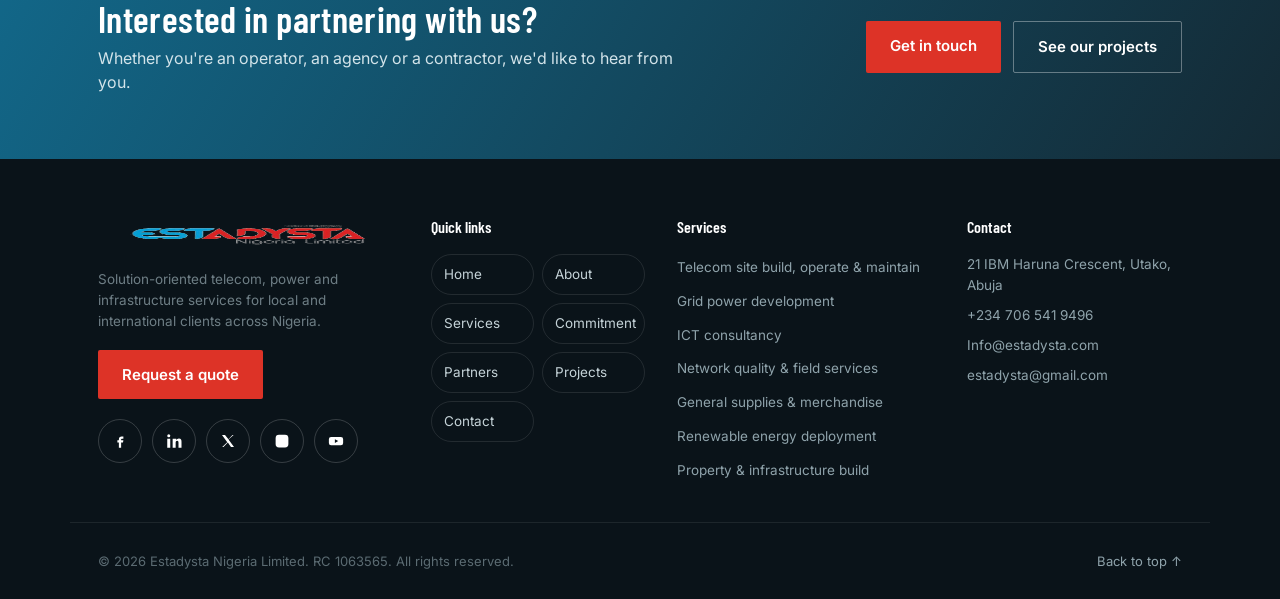
<file: partners.html>
<!DOCTYPE html>
<html lang="en">
<head>
<meta charset="UTF-8">
<meta name="viewport" content="width=device-width, initial-scale=1.0, viewport-fit=cover">
<title>Input Partners — Estadysta Nigeria Limited</title>
<meta name="description" content="We work alongside operators, agencies and manufacturers including MTN, Airtel, Glo, NCC, IHS, Nokia, Huawei, the Nigerian Army and the Nigerian Air Force.">
<meta name="keywords" content="Estadysta, Estadysta Nigeria, telecom tower build Nigeria, grid power development, ICT consultancy Nigeria, network field services, renewable energy Nigeria, property infrastructure build, IHS towers, NCC tower audit">
<meta name="author" content="Estadysta Nigeria Limited">
<meta name="robots" content="index, follow">
<meta name="theme-color" content="#0E1A22">
<meta name="format-detection" content="telephone=no">
<meta name="referrer" content="strict-origin-when-cross-origin">
<link rel="canonical" href="https://estadysta.com.ng/partners.html">

<!-- Open Graph / social sharing -->
<meta property="og:type" content="website">
<meta property="og:site_name" content="Estadysta Nigeria Limited">
<meta property="og:title" content="Input Partners — Estadysta Nigeria Limited">
<meta property="og:description" content="We work alongside operators, agencies and manufacturers including MTN, Airtel, Glo, NCC, IHS, Nokia, Huawei, the Nigerian Army and the Nigerian Air Force.">
<meta property="og:image" content="https://estadysta.com.ng/assets/logo.png">
<meta property="og:url" content="https://estadysta.com.ng/partners.html">
<meta property="og:locale" content="en_NG">

<!-- Twitter card -->
<meta name="twitter:card" content="summary_large_image">
<meta name="twitter:title" content="Input Partners — Estadysta Nigeria Limited">
<meta name="twitter:description" content="We work alongside operators, agencies and manufacturers including MTN, Airtel, Glo, NCC, IHS, Nokia, Huawei, the Nigerian Army and the Nigerian Air Force.">
<meta name="twitter:image" content="https://estadysta.com.ng/assets/logo.png">

<!-- Favicon -->
<link rel="icon" type="image/png" href="assets/logo.png">
<link rel="apple-touch-icon" href="assets/logo.png">

<!-- Web app manifest (Add to Home Screen) -->
<link rel="manifest" href="manifest.json">
<meta name="apple-mobile-web-app-capable" content="yes">
<meta name="apple-mobile-web-app-status-bar-style" content="black-translucent">
<meta name="apple-mobile-web-app-title" content="Estadysta">

<link rel="preconnect" href="https://fonts.googleapis.com">
<link rel="preconnect" href="https://fonts.gstatic.com" crossorigin>
<link href="https://fonts.googleapis.com/css2?family=Barlow+Condensed:wght@500;600;700&family=Inter:wght@400;500;600&display=swap" rel="stylesheet">
<link rel="stylesheet" href="style.css?v=20261014">
<style>
/* Safety net: keeps skip-link and breadcrumb correct even if an older style.css is cached/served */
.skip-link{position:fixed;z-index:200;top:-60px;left:16px;background:#DD3327;color:#fff;padding:12px 20px;border-radius:2px;font-weight:600;font-size:14px;transition:top .15s ease}
.skip-link:focus{top:16px}
.breadcrumb{background:#E1E5E4;border-bottom:1px solid rgba(14,26,34,.14);padding:14px 0}
.breadcrumb .container{width:100%;max-width:1140px;margin:0 auto;padding:0 24px}
.breadcrumb ol{list-style:none;margin:0;padding:0;display:flex;flex-wrap:wrap;align-items:center;gap:6px;font-size:13px;color:#4F5D63}
.breadcrumb li{display:flex;align-items:center;gap:6px}
.breadcrumb li:not(:last-child)::after{content:"/";margin-left:6px;color:#9AA5AA}
.breadcrumb a{color:#12688A;font-weight:600}
.breadcrumb li[aria-current="page"]{color:#0E1A22;font-weight:600}
</style>

<script>document.documentElement.className+=' js';</script>

<!-- Structured data (Organization) -->
<script type="application/ld+json">
{
  "@context": "https://schema.org",
  "@type": "Organization",
  "name": "Estadysta Nigeria Limited",
  "url": "https://estadysta.com.ng/",
  "logo": "https://estadysta.com.ng/assets/logo.png",
  "description": "Solution-oriented engineering company serving local and international clients across telecoms, power and infrastructure in Nigeria.",
  "foundingDate": "2012",
  "address": {
    "@type": "PostalAddress",
    "streetAddress": "21 IBM Haruna Crescent, Utako",
    "addressLocality": "Abuja",
    "addressCountry": "NG"
  },
  "contactPoint": [{
    "@type": "ContactPoint",
    "telephone": "+234-706-541-9496",
    "contactType": "customer service",
    "email": "Info@estadysta.com",
    "areaServed": "NG"
  }],
  "sameAs": []
}
</script>
</head>
<body>

<a href="#main-content" class="skip-link">Skip to main content</a>
<div class="grain"></div>
<header class="site-header">
  <div class="container header-row">
    <a href="index.html" class="brand">
      <img src="assets/logo.png" alt="Estadysta Nigeria Limited" class="brand-mark">
    </a>
    <button class="nav-toggle" id="navToggle" type="button" aria-expanded="false" aria-controls="siteNav" aria-label="Toggle menu">
      <span></span><span></span><span></span>
    </button>
    <nav class="site-nav" id="siteNav">
      <a href="about.html">About</a>
      <a href="services.html">Services</a>
      <a href="commitment.html">Commitment</a>
      <a href="partners.html" aria-current="page">Partners</a>
      <a href="projects.html">Projects</a>
      <a href="contact.html" class="nav-cta">Contact</a>
    </nav>
  </div>
</header>

<nav class="breadcrumb" aria-label="Breadcrumb">
  <div class="container">
    <ol>
      <li><a href="index.html">Home</a></li>
      <li aria-current="page">Partners</li>
    </ol>
  </div>
</nav>
<script type="application/ld+json">
{
  "@context": "https://schema.org",
  "@type": "BreadcrumbList",
  "itemListElement": [
    { "@type": "ListItem", "position": 1, "name": "Home", "item": "https://estadysta.com.ng/" },
    { "@type": "ListItem", "position": 2, "name": "Partners", "item": "https://estadysta.com.ng/partners.html" }
  ]
}
</script>

<main id="main-content">
  <section class="partners">
    <div class="container">
      <h2>Input partners</h2>
      <p class="section-lede">We work alongside operators, agencies and manufacturers who trust us on the ground.</p>
      <div class="partner-row">

        <div class="partner-badge partner-badge--logo">
          <img src="assets/partners/ncc.png" alt="Nigerian Communications Commission" class="partner-logo" loading="lazy" decoding="async">
        </div>
        <div class="partner-badge partner-badge--logo">
          <img src="assets/partners/mtn.jpg" alt="MTN" class="partner-logo" loading="lazy" decoding="async">
        </div>
        <div class="partner-badge partner-badge--logo">
          <img src="assets/partners/airtel.jpg" alt="Airtel" class="partner-logo" loading="lazy" decoding="async">
        </div>
        <div class="partner-badge partner-badge--logo">
          <img src="assets/partners/glo.webp" alt="Glo" class="partner-logo" loading="lazy" decoding="async">
        </div>
        <div class="partner-badge partner-badge--logo">
          <img src="assets/partners/nigerian-army.png" alt="Nigerian Army" class="partner-logo partner-logo--round" loading="lazy" decoding="async">
          <span class="partner-name">Nigerian Army</span>
        </div>
        <div class="partner-badge partner-badge--logo">
          <img src="assets/partners/nigerian-air-force.png" alt="Nigerian Air Force" class="partner-logo" loading="lazy" decoding="async">
          <span class="partner-name">Nigerian Air Force</span>
        </div>
        <div class="partner-badge partner-badge--logo">
          <img src="assets/partners/nokia.png" alt="Nokia" class="partner-logo" loading="lazy" decoding="async">
        </div>
        <div class="partner-badge partner-badge--logo">
          <img src="assets/partners/ihs.png" alt="IHS — Towers of strength" class="partner-logo" loading="lazy" decoding="async">
        </div>

        <div class="partner-badge partner-badge--logo">
          <img src="assets/partners/rea.png" alt="REA" class="partner-logo" loading="lazy" decoding="async">
        </div>
        <div class="partner-badge partner-badge--logo">
          <img src="assets/partners/sungold.png" alt="SunGold Estate Limited" class="partner-logo" loading="lazy" decoding="async">
        </div>
        <div class="partner-badge partner-badge--logo">
          <img src="assets/partners/huawei.png" alt="Huawei" class="partner-logo" loading="lazy" decoding="async">
        </div>
        <div class="partner-badge partner-badge--logo">
          <img src="assets/partners/molcom.jpeg" alt="Molcom Multi-Concepts Limited" class="partner-logo" loading="lazy" decoding="async">
        </div>

      </div>
    </div>
  </section>

  <section class="page-quote">
    <div class="container">
      <figure class="promise-quote promise-quote--solo reveal">
        <span class="promise-mark" aria-hidden="true">&ldquo;</span>
        <p class="promise-label">On partnership</p>
        <blockquote>A tower audit for a regulator, a fibre survey for a manufacturer, a building project for a client directly — different partners, different scopes, but the same team and the same standard on every one of them.</blockquote>
        <figcaption>Estadysta Nigeria Limited</figcaption>
      </figure>
    </div>
  </section>

  <section class="how-we-partner">
    <div class="container">
      <div class="section-head reveal">
        <h2>How we partner</h2>
      </div>
      <div class="card-grid reveal-group">
        <div class="feature-card feature-card--static reveal">
          <svg viewBox="0 0 48 48" aria-hidden="true"><path d="M24 5 L40 11 V23 C40 33 33 40 24 43 C15 40 8 33 8 23 V11 Z"/><path d="M17 24 L22 29 L32 18"/></svg>
          <h3>Certified &amp; accredited</h3>
          <p>OEM certification and professional accreditation across the equipment we work with.</p>
        </div>
        <div class="feature-card feature-card--static reveal">
          <svg viewBox="0 0 48 48" aria-hidden="true"><path d="M8 26 L18 36 L26 32 L40 20 L32 12 L24 16 L14 14 Z"/><path d="M14 14 L8 20 M32 12 L38 6"/></svg>
          <h3>Long-term relationships</h3>
          <p>We aim to be a partner clients return to project after project, not a one-off contractor.</p>
        </div>
        <div class="feature-card feature-card--static reveal">
          <svg viewBox="0 0 48 48" aria-hidden="true"><path d="M24 4 L24 20 M24 20 L12 44 M24 20 L36 44 M16 30 H32"/></svg>
          <h3>Nationwide delivery</h3>
          <p>Capacity to deliver for operators, agencies and government clients across Nigeria.</p>
        </div>
      </div>
    </div>
  </section>

  <section class="cta-band">
    <div class="container cta-row reveal">
      <div>
        <h2>Interested in partnering with us?</h2>
        <p>Whether you're an operator, an agency or a contractor, we'd like to hear from you.</p>
      </div>
      <div class="cta-actions">
        <a href="contact.html" class="btn btn-primary">Get in touch</a>
        <a href="projects.html" class="btn btn-ghost">See our projects</a>
      </div>
    </div>
  </section>
</main>

<footer class="site-footer">
  <div class="container footer-grid">
    <div class="footer-brand">
      <img src="assets/logo.png" alt="Estadysta Nigeria Limited" class="footer-mark" loading="lazy" decoding="async">
      <p>Solution-oriented telecom, power and infrastructure services for local and international clients across Nigeria.</p>
      <a href="contact.html" class="btn btn-primary footer-cta">Request a quote</a>
      <div class="social-row footer-social">
        <a href="#" class="social-icon" aria-label="Estadysta on Facebook" target="_blank" rel="noopener noreferrer" onclick="return false"><svg viewBox="0 0 24 24" aria-hidden="true"><path d="M14 9h2.5V6h-2.5c-2 0-3.5 1.6-3.5 3.5V11H8.5v3H10.5V21h3V14H16l.5-3H13.5V9.8c0-.5.4-.8.9-.8Z"/></svg></a>
        <a href="#" class="social-icon" aria-label="Estadysta on LinkedIn" target="_blank" rel="noopener noreferrer" onclick="return false"><svg viewBox="0 0 24 24" aria-hidden="true"><rect x="3" y="9" width="4" height="12"/><circle cx="5" cy="5" r="2"/><path d="M11 9h4v2c.6-1.2 1.9-2.2 3.5-2.2 3 0 3.5 2 3.5 4.6V21h-4v-6.4c0-1.3 0-2.9-1.8-2.9s-2 1.4-2 2.8V21h-4V9Z"/></svg></a>
        <a href="#" class="social-icon" aria-label="Estadysta on X (Twitter)" target="_blank" rel="noopener noreferrer" onclick="return false"><svg viewBox="0 0 24 24" aria-hidden="true"><path d="M4 4l7 9.5L4.3 20H6l5.8-5.9L16 20h4l-7.3-9.9L19.5 4H18l-5.4 5.5L8 4H4Z"/></svg></a>
        <a href="#" class="social-icon" aria-label="Estadysta on Instagram" target="_blank" rel="noopener noreferrer" onclick="return false"><svg viewBox="0 0 24 24" aria-hidden="true"><rect x="3.5" y="3.5" width="17" height="17" rx="4.5"/><circle cx="12" cy="12" r="3.6"/><circle cx="17" cy="7" r="1.1"/></svg></a>
        <a href="#" class="social-icon" aria-label="Estadysta on YouTube" target="_blank" rel="noopener noreferrer" onclick="return false"><svg viewBox="0 0 24 24" aria-hidden="true"><path fill-rule="evenodd" clip-rule="evenodd" d="M2.5 9.5a3 3 0 0 1 3-3h13a3 3 0 0 1 3 3v5a3 3 0 0 1-3 3h-13a3 3 0 0 1-3-3v-5Zm8 0 4.5 2.5-4.5 2.5v-5Z"/></svg></a>
      </div>
    </div>

    <div class="footer-col">
      <h4>Quick links</h4>
      <ul class="quick-links">
        <li><a href="index.html"><span>Home</span><i aria-hidden="true">&rarr;</i></a></li>
        <li><a href="about.html"><span>About</span><i aria-hidden="true">&rarr;</i></a></li>
        <li><a href="services.html"><span>Services</span><i aria-hidden="true">&rarr;</i></a></li>
        <li><a href="commitment.html"><span>Commitment</span><i aria-hidden="true">&rarr;</i></a></li>
        <li><a href="partners.html"><span>Partners</span><i aria-hidden="true">&rarr;</i></a></li>
        <li><a href="projects.html"><span>Projects</span><i aria-hidden="true">&rarr;</i></a></li>
        <li><a href="contact.html"><span>Contact</span><i aria-hidden="true">&rarr;</i></a></li>
      </ul>
    </div>

    <div class="footer-col">
      <h4>Services</h4>
      <ul>
        <li><a href="services.html">Telecom site build, operate &amp; maintain</a></li>
        <li><a href="services.html">Grid power development</a></li>
        <li><a href="services.html">ICT consultancy</a></li>
        <li><a href="services.html">Network quality &amp; field services</a></li>
        <li><a href="services.html">General supplies &amp; merchandise</a></li>
        <li><a href="services.html">Renewable energy deployment</a></li>
        <li><a href="services.html">Property &amp; infrastructure build</a></li>
      </ul>
    </div>

    <div class="footer-col">
      <h4>Contact</h4>
      <ul class="footer-contact">
        <li>21 IBM Haruna Crescent, Utako, Abuja</li>
        <li><a href="tel:+2347065419496">+234 706 541 9496</a></li>
        <li><a href="mailto:Info@estadysta.com">Info@estadysta.com</a></li>
        <li><a href="mailto:estadysta@gmail.com">estadysta@gmail.com</a></li>
      </ul>
    </div>
  </div>

  <div class="container footer-bottom">
    <p>&copy; <span id="year">2026</span> Estadysta Nigeria Limited. RC 1063565. All rights reserved.</p>
    <a href="#" class="to-top-link" data-top>Back to top &uarr;</a>
  </div>
</footer>

<a href="tel:+2347065419496" class="float-call" aria-label="Call Estadysta">
  <svg viewBox="0 0 24 24" aria-hidden="true"><path d="M6.6 10.8a15 15 0 0 0 6.6 6.6l2.2-2.2a1 1 0 0 1 1-.25 11.4 11.4 0 0 0 3.6.6 1 1 0 0 1 1 1V20a1 1 0 0 1-1 1A17 17 0 0 1 3 4a1 1 0 0 1 1-1h3.5a1 1 0 0 1 1 1c0 1.25.2 2.45.6 3.6a1 1 0 0 1-.25 1L6.6 10.8Z"/></svg>
</a>
<button type="button" class="back-to-top" id="backToTop" aria-label="Back to top">
  <svg viewBox="0 0 24 24" aria-hidden="true"><path d="M12 5l7 8h-4.5v6h-5v-6H5l7-8Z"/></svg>
</button>

<script>
/* Mobile navigation toggle */
(function(){
  var toggle = document.getElementById('navToggle');
  var nav = document.getElementById('siteNav');
  if(!toggle || !nav) return;

  function closeNav(){
    nav.classList.remove('is-open');
    toggle.setAttribute('aria-expanded', 'false');
    toggle.classList.remove('is-active');
  }
  function openNav(){
    nav.classList.add('is-open');
    toggle.setAttribute('aria-expanded', 'true');
    toggle.classList.add('is-active');
  }

  toggle.addEventListener('click', function(){
    if(nav.classList.contains('is-open')){ closeNav(); } else { openNav(); }
  });

  nav.querySelectorAll('a').forEach(function(link){
    link.addEventListener('click', closeNav);
  });

  window.addEventListener('resize', function(){
    if(window.innerWidth > 860){ closeNav(); }
  });

  /* Dismiss the open menu on an outside tap/click, or on Escape
     (returning focus to the toggle button for keyboard users). */
  document.addEventListener('click', function(e){
    if(!nav.classList.contains('is-open')) return;
    if(e.target.closest('#siteNav, #navToggle')) return;
    closeNav();
  });
  document.addEventListener('keydown', function(e){
    if(e.key === 'Escape' && nav.classList.contains('is-open')){
      closeNav();
      toggle.focus();
    }
  });
})();

/* Header stays fixed in place (see CSS) — clicking anywhere on
   the header bar itself (not a link, button, or the logo, which
   already navigate on their own) scrolls smoothly back to the top
   of the current page. */
(function(){
  var header = document.querySelector('.site-header');
  if(!header) return;
  header.addEventListener('click', function(e){
    if(e.target.closest('a, button')) return;
    window.scrollTo({ top:0, behavior:'smooth' });
  });
})();

/* Back to top */
(function(){
  var btn = document.getElementById('backToTop');
  function toTop(e){ if(e) e.preventDefault(); window.scrollTo({ top:0, behavior:'smooth' }); }
  if(btn){
    btn.addEventListener('click', toTop);
    var onScroll = function(){ btn.classList.toggle('is-visible', window.scrollY > 500); };
    window.addEventListener('scroll', onScroll, { passive:true });
    onScroll();
  }
  document.querySelectorAll('[data-top]').forEach(function(a){ a.addEventListener('click', toTop); });
})();

/* Scroll reveal + animated counters */
(function(){
  var items = document.querySelectorAll('.reveal');
  var counters = document.querySelectorAll('[data-count]');
  var reduce = window.matchMedia && window.matchMedia('(prefers-reduced-motion: reduce)').matches;

  function setCount(el, val){ el.textContent = val + (el.getAttribute('data-suffix') || ''); }
  function runCount(el){
    var target = parseInt(el.getAttribute('data-count'), 10);
    if(reduce || target > 1900){ setCount(el, target); return; }
    var start = null, dur = 1400;
    function step(ts){
      if(start === null) start = ts;
      var p = Math.min((ts - start) / dur, 1);
      setCount(el, Math.round(target * (1 - Math.pow(1 - p, 3))));
      if(p < 1) requestAnimationFrame(step);
    }
    requestAnimationFrame(step);
  }

  if(!('IntersectionObserver' in window)){
    items.forEach(function(el){ el.classList.add('is-visible'); });
    counters.forEach(function(el){ setCount(el, el.getAttribute('data-count')); });
    return;
  }
  var io = new IntersectionObserver(function(entries){
    entries.forEach(function(en){
      if(!en.isIntersecting) return;
      en.target.classList.add('is-visible');
      if(en.target.hasAttribute('data-count')) runCount(en.target);
      io.unobserve(en.target);
    });
  }, { threshold:0.15 });
  items.forEach(function(el){ io.observe(el); });
  counters.forEach(function(el){ io.observe(el); });
})();
</script>

<script>
/* Header shadow on scroll, live footer year, Escape / outside-click closes the mobile menu */
(function(){
  var header = document.querySelector('.site-header');
  if(header){
    var onScroll = function(){ header.classList.toggle('is-scrolled', window.scrollY > 8); };
    window.addEventListener('scroll', onScroll, { passive:true });
    onScroll();
  }
  var yr = document.getElementById('year');
  if(yr){ yr.textContent = new Date().getFullYear(); }
  var toggle = document.getElementById('navToggle');
  var nav = document.getElementById('siteNav');
  if(toggle && nav){
    document.addEventListener('keydown', function(e){
      if(e.key === 'Escape' && nav.classList.contains('is-open')){ toggle.click(); toggle.focus(); }
    });
    document.addEventListener('click', function(e){
      if(!nav.classList.contains('is-open')) return;
      if(e.target.closest('.site-nav') || e.target.closest('.nav-toggle')) return;
      toggle.click();
    });
  }
})();
</script>

<script>
/* Resilience: if any image fails to load (missing file, bad path, slow host),
   hide the broken icon and show the alt text instead, so layouts never look broken. */
(function(){
  function fail(img){
    if(img.classList.contains('img-failed')) return;
    img.classList.add('img-failed');
    var box = img.closest('.partner-badge, .logo-tile');
    if(box && !box.querySelector('.img-alt') && img.alt){
      var s = document.createElement('span');
      s.className = 'img-alt';
      s.textContent = img.alt;
      box.appendChild(s);
    }
  }
  document.querySelectorAll('img').forEach(function(img){
    img.addEventListener('error', function(){ fail(img); });
    if(img.complete && img.naturalWidth === 0 && img.getAttribute('src')){ fail(img); }
  });
})();
</script>

</body>
</html>
</file>
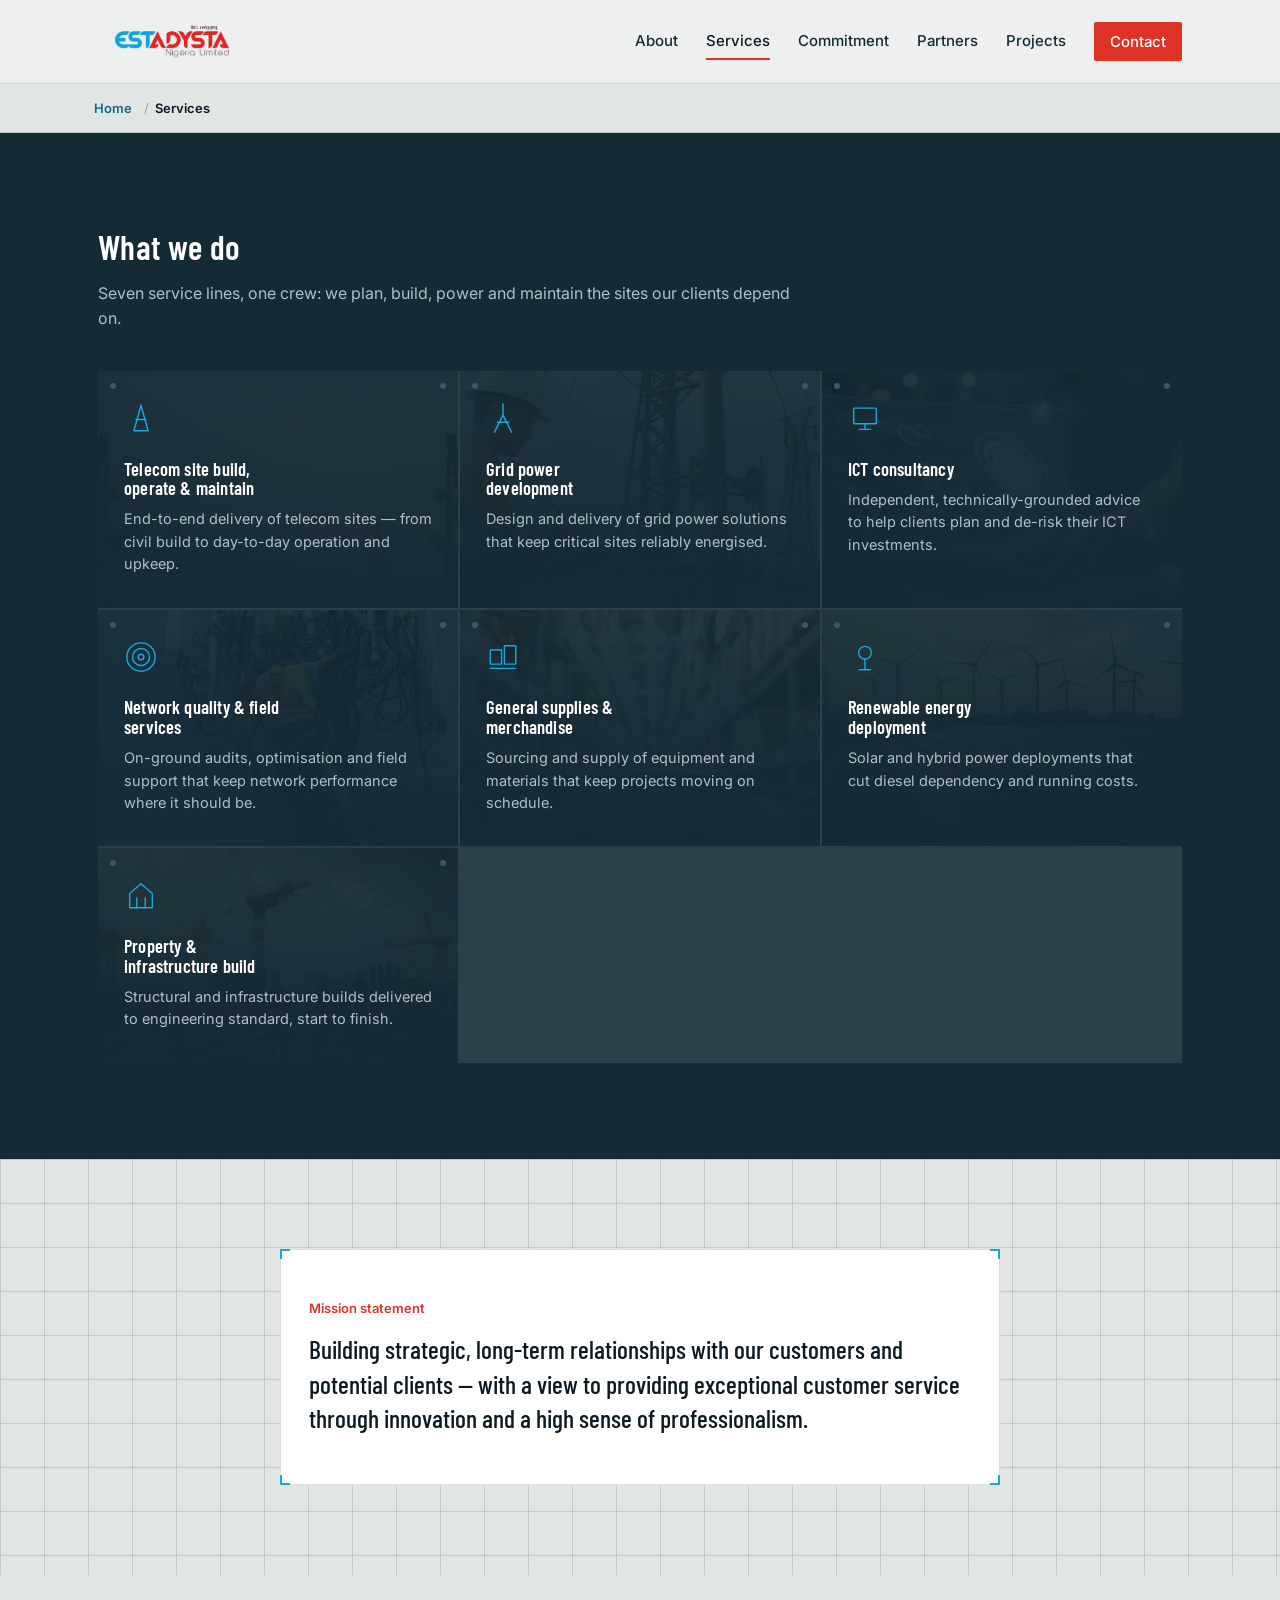
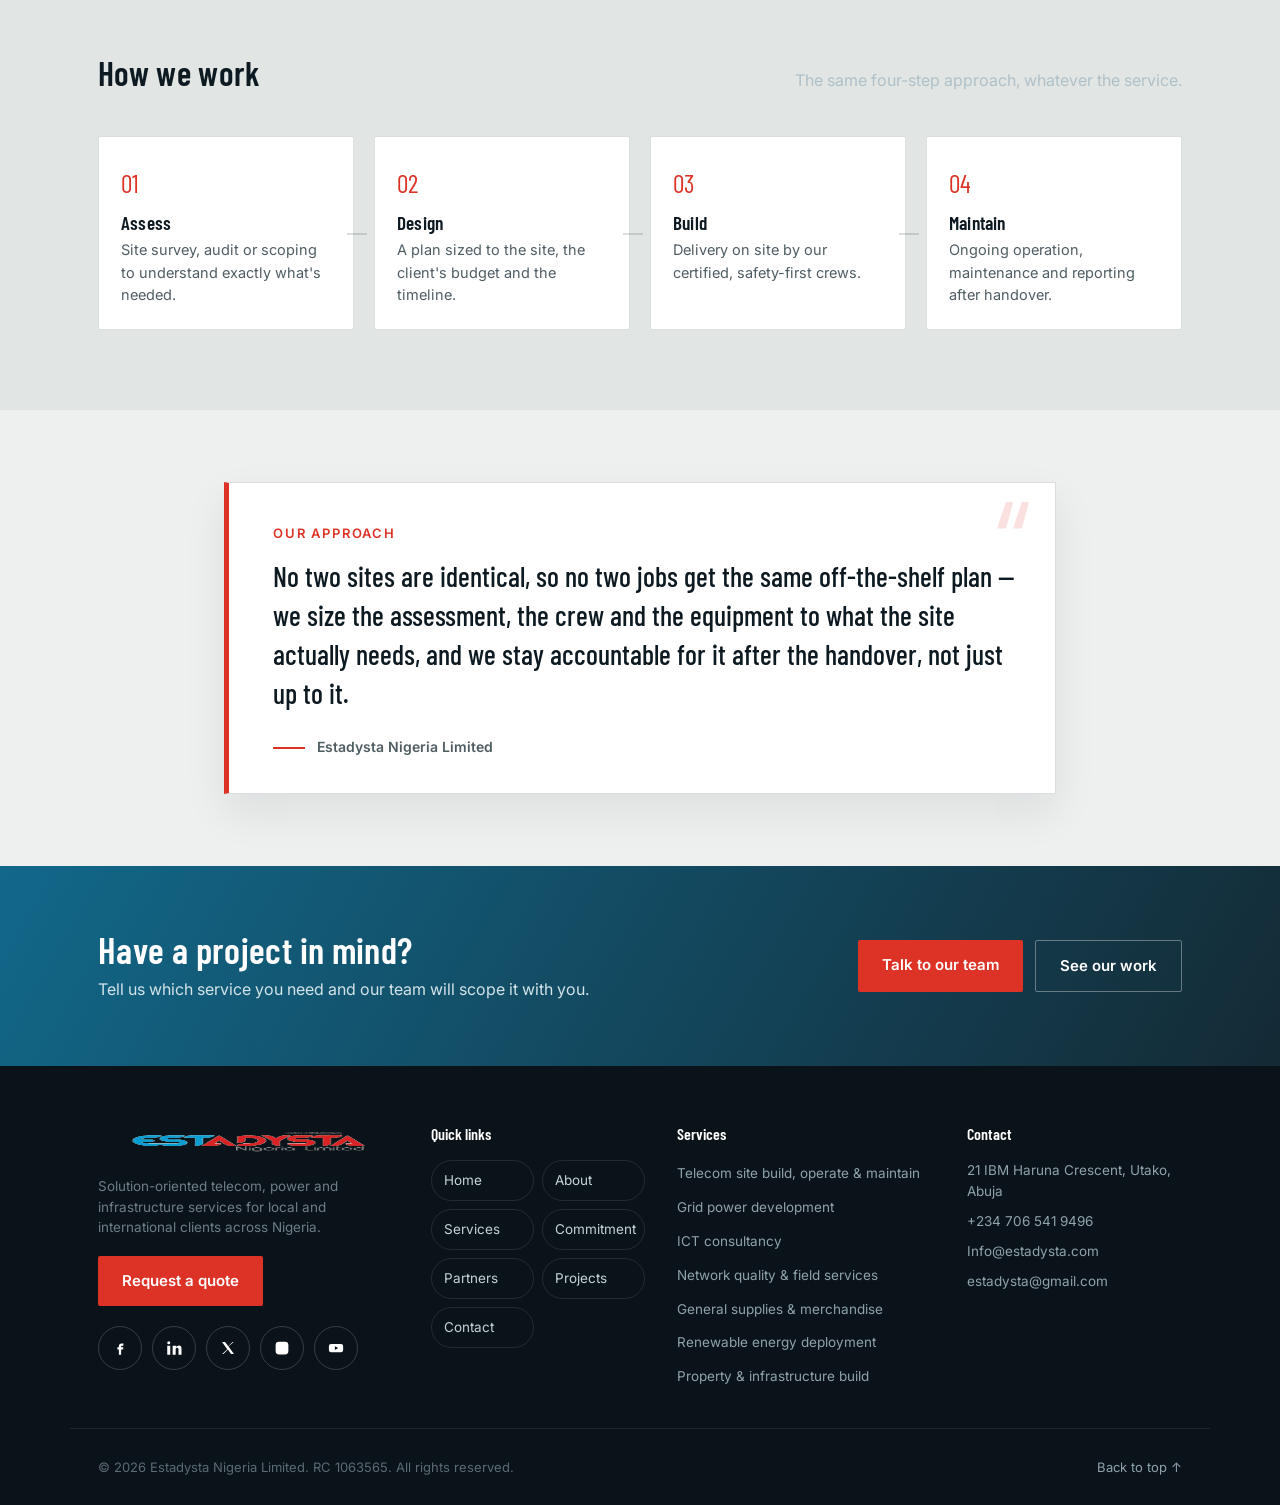
<file: services.html>
<!DOCTYPE html>
<html lang="en">
<head>
<meta charset="UTF-8">
<meta name="viewport" content="width=device-width, initial-scale=1.0, viewport-fit=cover">
<title>What We Do — Estadysta Nigeria Limited</title>
<meta name="description" content="Telecom site build, grid power, ICT consultancy, network field services, renewable energy and property build — seven service lines, one crew.">
<meta name="keywords" content="Estadysta, Estadysta Nigeria, telecom tower build Nigeria, grid power development, ICT consultancy Nigeria, network field services, renewable energy Nigeria, property infrastructure build, IHS towers, NCC tower audit">
<meta name="author" content="Estadysta Nigeria Limited">
<meta name="robots" content="index, follow">
<meta name="theme-color" content="#0E1A22">
<meta name="format-detection" content="telephone=no">
<meta name="referrer" content="strict-origin-when-cross-origin">
<link rel="canonical" href="https://estadysta.com.ng/services.html">

<!-- Open Graph / social sharing -->
<meta property="og:type" content="website">
<meta property="og:site_name" content="Estadysta Nigeria Limited">
<meta property="og:title" content="What We Do — Estadysta Nigeria Limited">
<meta property="og:description" content="Telecom site build, grid power, ICT consultancy, network field services, renewable energy and property build — seven service lines, one crew.">
<meta property="og:image" content="https://estadysta.com.ng/assets/logo.png">
<meta property="og:url" content="https://estadysta.com.ng/services.html">
<meta property="og:locale" content="en_NG">

<!-- Twitter card -->
<meta name="twitter:card" content="summary_large_image">
<meta name="twitter:title" content="What We Do — Estadysta Nigeria Limited">
<meta name="twitter:description" content="Telecom site build, grid power, ICT consultancy, network field services, renewable energy and property build — seven service lines, one crew.">
<meta name="twitter:image" content="https://estadysta.com.ng/assets/logo.png">

<!-- Favicon -->
<link rel="icon" type="image/png" href="assets/logo.png">
<link rel="apple-touch-icon" href="assets/logo.png">

<!-- Web app manifest (Add to Home Screen) -->
<link rel="manifest" href="manifest.json">
<meta name="apple-mobile-web-app-capable" content="yes">
<meta name="apple-mobile-web-app-status-bar-style" content="black-translucent">
<meta name="apple-mobile-web-app-title" content="Estadysta">

<link rel="preconnect" href="https://fonts.googleapis.com">
<link rel="preconnect" href="https://fonts.gstatic.com" crossorigin>
<link href="https://fonts.googleapis.com/css2?family=Barlow+Condensed:wght@500;600;700&family=Inter:wght@400;500;600&display=swap" rel="stylesheet">
<link rel="stylesheet" href="style.css?v=20261014">
<style>
/* Safety net: keeps skip-link and breadcrumb correct even if an older style.css is cached/served */
.skip-link{position:fixed;z-index:200;top:-60px;left:16px;background:#DD3327;color:#fff;padding:12px 20px;border-radius:2px;font-weight:600;font-size:14px;transition:top .15s ease}
.skip-link:focus{top:16px}
.breadcrumb{background:#E1E5E4;border-bottom:1px solid rgba(14,26,34,.14);padding:14px 0}
.breadcrumb .container{width:100%;max-width:1140px;margin:0 auto;padding:0 24px}
.breadcrumb ol{list-style:none;margin:0;padding:0;display:flex;flex-wrap:wrap;align-items:center;gap:6px;font-size:13px;color:#4F5D63}
.breadcrumb li{display:flex;align-items:center;gap:6px}
.breadcrumb li:not(:last-child)::after{content:"/";margin-left:6px;color:#9AA5AA}
.breadcrumb a{color:#12688A;font-weight:600}
.breadcrumb li[aria-current="page"]{color:#0E1A22;font-weight:600}
</style>

<script>document.documentElement.className+=' js';</script>

<!-- Structured data (Organization) -->
<script type="application/ld+json">
{
  "@context": "https://schema.org",
  "@type": "Organization",
  "name": "Estadysta Nigeria Limited",
  "url": "https://estadysta.com.ng/",
  "logo": "https://estadysta.com.ng/assets/logo.png",
  "description": "Solution-oriented engineering company serving local and international clients across telecoms, power and infrastructure in Nigeria.",
  "foundingDate": "2012",
  "address": {
    "@type": "PostalAddress",
    "streetAddress": "21 IBM Haruna Crescent, Utako",
    "addressLocality": "Abuja",
    "addressCountry": "NG"
  },
  "contactPoint": [{
    "@type": "ContactPoint",
    "telephone": "+234-706-541-9496",
    "contactType": "customer service",
    "email": "Info@estadysta.com",
    "areaServed": "NG"
  }],
  "sameAs": []
}
</script>
</head>
<body>

<a href="#main-content" class="skip-link">Skip to main content</a>
<div class="grain"></div>
<header class="site-header">
  <div class="container header-row">
    <a href="index.html" class="brand">
      <img src="assets/logo.png" alt="Estadysta Nigeria Limited" class="brand-mark">
    </a>
    <button class="nav-toggle" id="navToggle" type="button" aria-expanded="false" aria-controls="siteNav" aria-label="Toggle menu">
      <span></span><span></span><span></span>
    </button>
    <nav class="site-nav" id="siteNav">
      <a href="about.html">About</a>
      <a href="services.html" aria-current="page">Services</a>
      <a href="commitment.html">Commitment</a>
      <a href="partners.html">Partners</a>
      <a href="projects.html">Projects</a>
      <a href="contact.html" class="nav-cta">Contact</a>
    </nav>
  </div>
</header>

<nav class="breadcrumb" aria-label="Breadcrumb">
  <div class="container">
    <ol>
      <li><a href="index.html">Home</a></li>
      <li aria-current="page">Services</li>
    </ol>
  </div>
</nav>
<script type="application/ld+json">
{
  "@context": "https://schema.org",
  "@type": "BreadcrumbList",
  "itemListElement": [
    { "@type": "ListItem", "position": 1, "name": "Home", "item": "https://estadysta.com.ng/" },
    { "@type": "ListItem", "position": 2, "name": "Services", "item": "https://estadysta.com.ng/services.html" }
  ]
}
</script>

<main id="main-content">
  <section class="services">
    <div class="container">
      <h2>What we do</h2>
      <p class="section-lede">Seven service lines, one crew: we plan, build, power and maintain the sites our clients depend on.</p>

      <div class="plate-grid">

        <article class="plate">
          <div class="plate-media" style="background-image:url('assets/services/telecom.jpg')"></div>
          <div class="plate-overlay"></div>
          <svg class="plate-icon" viewBox="0 0 48 48" aria-hidden="true"><path d="M24 6 L14 42 M24 6 L34 42 M17 26 H31 M14 42 H34" /></svg>
          <h3>Telecom site build, operate &amp; maintain</h3>
          <p>End-to-end delivery of telecom sites — from civil build to day-to-day operation and upkeep.</p>
        </article>

        <article class="plate">
          <div class="plate-media" style="background-image:url('assets/services/grid-power.jpg')"></div>
          <div class="plate-overlay"></div>
          <svg class="plate-icon" viewBox="0 0 48 48" aria-hidden="true"><path d="M24 4 L24 20 M24 20 L12 44 M24 20 L36 44 M16 30 H32"/></svg>
          <h3>Grid power development</h3>
          <p>Design and delivery of grid power solutions that keep critical sites reliably energised.</p>
        </article>

        <article class="plate">
          <div class="plate-media" style="background-image:url('assets/services/ict.jpg')"></div>
          <div class="plate-overlay"></div>
          <svg class="plate-icon" viewBox="0 0 48 48" aria-hidden="true"><rect x="8" y="10" width="32" height="22" rx="1"/><line x1="16" y1="40" x2="32" y2="40"/><line x1="24" y1="32" x2="24" y2="40"/></svg>
          <h3>ICT consultancy</h3>
          <p>Independent, technically-grounded advice to help clients plan and de-risk their ICT investments.</p>
        </article>

        <article class="plate">
          <div class="plate-media" style="background-image:url('assets/services/network-quality.jpg')"></div>
          <div class="plate-overlay"></div>
          <svg class="plate-icon" viewBox="0 0 48 48" aria-hidden="true"><circle cx="24" cy="24" r="4"/><circle cx="24" cy="24" r="12"/><circle cx="24" cy="24" r="20"/></svg>
          <h3>Network quality &amp; field services</h3>
          <p>On-ground audits, optimisation and field support that keep network performance where it should be.</p>
        </article>

        <article class="plate">
          <div class="plate-media" style="background-image:url('assets/services/general-supplies.jpg')"></div>
          <div class="plate-overlay"></div>
          <svg class="plate-icon" viewBox="0 0 48 48" aria-hidden="true"><rect x="6" y="14" width="16" height="20" rx="1"/><rect x="26" y="8" width="16" height="26" rx="1"/><line x1="6" y1="40" x2="42" y2="40"/></svg>
          <h3>General supplies &amp; merchandise</h3>
          <p>Sourcing and supply of equipment and materials that keep projects moving on schedule.</p>
        </article>

        <article class="plate">
          <div class="plate-media" style="background-image:url('assets/services/renewable.jpg')"></div>
          <div class="plate-overlay"></div>
          <svg class="plate-icon" viewBox="0 0 48 48" aria-hidden="true"><circle cx="24" cy="18" r="9"/><line x1="24" y1="27" x2="24" y2="42"/><line x1="16" y1="42" x2="32" y2="42"/></svg>
          <h3>Renewable energy deployment</h3>
          <p>Solar and hybrid power deployments that cut diesel dependency and running costs.</p>
        </article>

        <article class="plate">
          <div class="plate-media" style="background-image:url('assets/services/property.jpg')"></div>
          <div class="plate-overlay"></div>
          <svg class="plate-icon" viewBox="0 0 48 48" aria-hidden="true"><path d="M8 42 V22 L24 8 L40 22 V42 Z"/><line x1="18" y1="42" x2="18" y2="28" /><line x1="30" y1="42" x2="30" y2="28"/></svg>
          <h3>Property &amp; infrastructure build</h3>
          <p>Structural and infrastructure builds delivered to engineering standard, start to finish.</p>
        </article>

      </div>
    </div>
  </section>

  <section class="mission">
    <div class="blueprint-grid blueprint-grid--light" aria-hidden="true"></div>
    <div class="container mission-row">
      <span class="corner-mark corner-mark--tl"></span>
      <span class="corner-mark corner-mark--tr"></span>
      <span class="corner-mark corner-mark--bl"></span>
      <span class="corner-mark corner-mark--br"></span>
      <p class="mission-label">Mission statement</p>
      <p class="mission-text">Building strategic, long-term relationships with our customers and potential clients — with a view to providing exceptional customer service through innovation and a high sense of professionalism.</p>
    </div>
  </section>

  <section class="approach">
    <div class="container">
      <div class="section-head reveal">
        <h2>How we work</h2>
        <p class="section-lede">The same four-step approach, whatever the service.</p>
      </div>
      <ol class="approach-steps reveal-group">
        <li class="reveal"><span class="approach-num">01</span><h3>Assess</h3><p>Site survey, audit or scoping to understand exactly what's needed.</p></li>
        <li class="reveal"><span class="approach-num">02</span><h3>Design</h3><p>A plan sized to the site, the client's budget and the timeline.</p></li>
        <li class="reveal"><span class="approach-num">03</span><h3>Build</h3><p>Delivery on site by our certified, safety-first crews.</p></li>
        <li class="reveal"><span class="approach-num">04</span><h3>Maintain</h3><p>Ongoing operation, maintenance and reporting after handover.</p></li>
      </ol>
    </div>
  </section>

  <section class="page-quote">
    <div class="container">
      <figure class="promise-quote promise-quote--solo reveal">
        <span class="promise-mark" aria-hidden="true">&ldquo;</span>
        <p class="promise-label">Our approach</p>
        <blockquote>No two sites are identical, so no two jobs get the same off-the-shelf plan — we size the assessment, the crew and the equipment to what the site actually needs, and we stay accountable for it after the handover, not just up to it.</blockquote>
        <figcaption>Estadysta Nigeria Limited</figcaption>
      </figure>
    </div>
  </section>

  <section class="cta-band">
    <div class="container cta-row reveal">
      <div>
        <h2>Have a project in mind?</h2>
        <p>Tell us which service you need and our team will scope it with you.</p>
      </div>
      <div class="cta-actions">
        <a href="contact.html" class="btn btn-primary">Talk to our team</a>
        <a href="projects.html" class="btn btn-ghost">See our work</a>
      </div>
    </div>
  </section>
</main>

<footer class="site-footer">
  <div class="container footer-grid">
    <div class="footer-brand">
      <img src="assets/logo.png" alt="Estadysta Nigeria Limited" class="footer-mark" loading="lazy" decoding="async">
      <p>Solution-oriented telecom, power and infrastructure services for local and international clients across Nigeria.</p>
      <a href="contact.html" class="btn btn-primary footer-cta">Request a quote</a>
      <div class="social-row footer-social">
        <a href="#" class="social-icon" aria-label="Estadysta on Facebook" target="_blank" rel="noopener noreferrer" onclick="return false"><svg viewBox="0 0 24 24" aria-hidden="true"><path d="M14 9h2.5V6h-2.5c-2 0-3.5 1.6-3.5 3.5V11H8.5v3H10.5V21h3V14H16l.5-3H13.5V9.8c0-.5.4-.8.9-.8Z"/></svg></a>
        <a href="#" class="social-icon" aria-label="Estadysta on LinkedIn" target="_blank" rel="noopener noreferrer" onclick="return false"><svg viewBox="0 0 24 24" aria-hidden="true"><rect x="3" y="9" width="4" height="12"/><circle cx="5" cy="5" r="2"/><path d="M11 9h4v2c.6-1.2 1.9-2.2 3.5-2.2 3 0 3.5 2 3.5 4.6V21h-4v-6.4c0-1.3 0-2.9-1.8-2.9s-2 1.4-2 2.8V21h-4V9Z"/></svg></a>
        <a href="#" class="social-icon" aria-label="Estadysta on X (Twitter)" target="_blank" rel="noopener noreferrer" onclick="return false"><svg viewBox="0 0 24 24" aria-hidden="true"><path d="M4 4l7 9.5L4.3 20H6l5.8-5.9L16 20h4l-7.3-9.9L19.5 4H18l-5.4 5.5L8 4H4Z"/></svg></a>
        <a href="#" class="social-icon" aria-label="Estadysta on Instagram" target="_blank" rel="noopener noreferrer" onclick="return false"><svg viewBox="0 0 24 24" aria-hidden="true"><rect x="3.5" y="3.5" width="17" height="17" rx="4.5"/><circle cx="12" cy="12" r="3.6"/><circle cx="17" cy="7" r="1.1"/></svg></a>
        <a href="#" class="social-icon" aria-label="Estadysta on YouTube" target="_blank" rel="noopener noreferrer" onclick="return false"><svg viewBox="0 0 24 24" aria-hidden="true"><path fill-rule="evenodd" clip-rule="evenodd" d="M2.5 9.5a3 3 0 0 1 3-3h13a3 3 0 0 1 3 3v5a3 3 0 0 1-3 3h-13a3 3 0 0 1-3-3v-5Zm8 0 4.5 2.5-4.5 2.5v-5Z"/></svg></a>
      </div>
    </div>

    <div class="footer-col">
      <h4>Quick links</h4>
      <ul class="quick-links">
        <li><a href="index.html"><span>Home</span><i aria-hidden="true">&rarr;</i></a></li>
        <li><a href="about.html"><span>About</span><i aria-hidden="true">&rarr;</i></a></li>
        <li><a href="services.html"><span>Services</span><i aria-hidden="true">&rarr;</i></a></li>
        <li><a href="commitment.html"><span>Commitment</span><i aria-hidden="true">&rarr;</i></a></li>
        <li><a href="partners.html"><span>Partners</span><i aria-hidden="true">&rarr;</i></a></li>
        <li><a href="projects.html"><span>Projects</span><i aria-hidden="true">&rarr;</i></a></li>
        <li><a href="contact.html"><span>Contact</span><i aria-hidden="true">&rarr;</i></a></li>
      </ul>
    </div>

    <div class="footer-col">
      <h4>Services</h4>
      <ul>
        <li><a href="services.html">Telecom site build, operate &amp; maintain</a></li>
        <li><a href="services.html">Grid power development</a></li>
        <li><a href="services.html">ICT consultancy</a></li>
        <li><a href="services.html">Network quality &amp; field services</a></li>
        <li><a href="services.html">General supplies &amp; merchandise</a></li>
        <li><a href="services.html">Renewable energy deployment</a></li>
        <li><a href="services.html">Property &amp; infrastructure build</a></li>
      </ul>
    </div>

    <div class="footer-col">
      <h4>Contact</h4>
      <ul class="footer-contact">
        <li>21 IBM Haruna Crescent, Utako, Abuja</li>
        <li><a href="tel:+2347065419496">+234 706 541 9496</a></li>
        <li><a href="mailto:Info@estadysta.com">Info@estadysta.com</a></li>
        <li><a href="mailto:estadysta@gmail.com">estadysta@gmail.com</a></li>
      </ul>
    </div>
  </div>

  <div class="container footer-bottom">
    <p>&copy; <span id="year">2026</span> Estadysta Nigeria Limited. RC 1063565. All rights reserved.</p>
    <a href="#" class="to-top-link" data-top>Back to top &uarr;</a>
  </div>
</footer>

<a href="tel:+2347065419496" class="float-call" aria-label="Call Estadysta">
  <svg viewBox="0 0 24 24" aria-hidden="true"><path d="M6.6 10.8a15 15 0 0 0 6.6 6.6l2.2-2.2a1 1 0 0 1 1-.25 11.4 11.4 0 0 0 3.6.6 1 1 0 0 1 1 1V20a1 1 0 0 1-1 1A17 17 0 0 1 3 4a1 1 0 0 1 1-1h3.5a1 1 0 0 1 1 1c0 1.25.2 2.45.6 3.6a1 1 0 0 1-.25 1L6.6 10.8Z"/></svg>
</a>
<button type="button" class="back-to-top" id="backToTop" aria-label="Back to top">
  <svg viewBox="0 0 24 24" aria-hidden="true"><path d="M12 5l7 8h-4.5v6h-5v-6H5l7-8Z"/></svg>
</button>

<script>
/* Mobile navigation toggle */
(function(){
  var toggle = document.getElementById('navToggle');
  var nav = document.getElementById('siteNav');
  if(!toggle || !nav) return;

  function closeNav(){
    nav.classList.remove('is-open');
    toggle.setAttribute('aria-expanded', 'false');
    toggle.classList.remove('is-active');
  }
  function openNav(){
    nav.classList.add('is-open');
    toggle.setAttribute('aria-expanded', 'true');
    toggle.classList.add('is-active');
  }

  toggle.addEventListener('click', function(){
    if(nav.classList.contains('is-open')){ closeNav(); } else { openNav(); }
  });

  nav.querySelectorAll('a').forEach(function(link){
    link.addEventListener('click', closeNav);
  });

  window.addEventListener('resize', function(){
    if(window.innerWidth > 860){ closeNav(); }
  });

  /* Dismiss the open menu on an outside tap/click, or on Escape
     (returning focus to the toggle button for keyboard users). */
  document.addEventListener('click', function(e){
    if(!nav.classList.contains('is-open')) return;
    if(e.target.closest('#siteNav, #navToggle')) return;
    closeNav();
  });
  document.addEventListener('keydown', function(e){
    if(e.key === 'Escape' && nav.classList.contains('is-open')){
      closeNav();
      toggle.focus();
    }
  });
})();

/* Header stays fixed in place (see CSS) — clicking anywhere on
   the header bar itself (not a link, button, or the logo, which
   already navigate on their own) scrolls smoothly back to the top
   of the current page. */
(function(){
  var header = document.querySelector('.site-header');
  if(!header) return;
  header.addEventListener('click', function(e){
    if(e.target.closest('a, button')) return;
    window.scrollTo({ top:0, behavior:'smooth' });
  });
})();

/* Back to top */
(function(){
  var btn = document.getElementById('backToTop');
  function toTop(e){ if(e) e.preventDefault(); window.scrollTo({ top:0, behavior:'smooth' }); }
  if(btn){
    btn.addEventListener('click', toTop);
    var onScroll = function(){ btn.classList.toggle('is-visible', window.scrollY > 500); };
    window.addEventListener('scroll', onScroll, { passive:true });
    onScroll();
  }
  document.querySelectorAll('[data-top]').forEach(function(a){ a.addEventListener('click', toTop); });
})();

/* Scroll reveal + animated counters */
(function(){
  var items = document.querySelectorAll('.reveal');
  var counters = document.querySelectorAll('[data-count]');
  var reduce = window.matchMedia && window.matchMedia('(prefers-reduced-motion: reduce)').matches;

  function setCount(el, val){ el.textContent = val + (el.getAttribute('data-suffix') || ''); }
  function runCount(el){
    var target = parseInt(el.getAttribute('data-count'), 10);
    if(reduce || target > 1900){ setCount(el, target); return; }
    var start = null, dur = 1400;
    function step(ts){
      if(start === null) start = ts;
      var p = Math.min((ts - start) / dur, 1);
      setCount(el, Math.round(target * (1 - Math.pow(1 - p, 3))));
      if(p < 1) requestAnimationFrame(step);
    }
    requestAnimationFrame(step);
  }

  if(!('IntersectionObserver' in window)){
    items.forEach(function(el){ el.classList.add('is-visible'); });
    counters.forEach(function(el){ setCount(el, el.getAttribute('data-count')); });
    return;
  }
  var io = new IntersectionObserver(function(entries){
    entries.forEach(function(en){
      if(!en.isIntersecting) return;
      en.target.classList.add('is-visible');
      if(en.target.hasAttribute('data-count')) runCount(en.target);
      io.unobserve(en.target);
    });
  }, { threshold:0.15 });
  items.forEach(function(el){ io.observe(el); });
  counters.forEach(function(el){ io.observe(el); });
})();
</script>

<script>
/* Header shadow on scroll, live footer year, Escape / outside-click closes the mobile menu */
(function(){
  var header = document.querySelector('.site-header');
  if(header){
    var onScroll = function(){ header.classList.toggle('is-scrolled', window.scrollY > 8); };
    window.addEventListener('scroll', onScroll, { passive:true });
    onScroll();
  }
  var yr = document.getElementById('year');
  if(yr){ yr.textContent = new Date().getFullYear(); }
  var toggle = document.getElementById('navToggle');
  var nav = document.getElementById('siteNav');
  if(toggle && nav){
    document.addEventListener('keydown', function(e){
      if(e.key === 'Escape' && nav.classList.contains('is-open')){ toggle.click(); toggle.focus(); }
    });
    document.addEventListener('click', function(e){
      if(!nav.classList.contains('is-open')) return;
      if(e.target.closest('.site-nav') || e.target.closest('.nav-toggle')) return;
      toggle.click();
    });
  }
})();
</script>

<script>
/* Resilience: if any image fails to load (missing file, bad path, slow host),
   hide the broken icon and show the alt text instead, so layouts never look broken. */
(function(){
  function fail(img){
    if(img.classList.contains('img-failed')) return;
    img.classList.add('img-failed');
    var box = img.closest('.partner-badge, .logo-tile');
    if(box && !box.querySelector('.img-alt') && img.alt){
      var s = document.createElement('span');
      s.className = 'img-alt';
      s.textContent = img.alt;
      box.appendChild(s);
    }
  }
  document.querySelectorAll('img').forEach(function(img){
    img.addEventListener('error', function(){ fail(img); });
    if(img.complete && img.naturalWidth === 0 && img.getAttribute('src')){ fail(img); }
  });
})();
</script>

</body>
</html>
</file>
<file: style.css>
/* ---------------------------------------------
   Estadysta Nigeria Limited — design tokens
--------------------------------------------- */
:root{
  --ink:#0E1A22;
  --ink-2:#142A35;
  --paper:#EEF0EF;
  --paper-2:#E1E5E4;
  --blue:#1CA7DB;
  --blue-dark:#12688A;
  --red:#DD3327;
  --grey:#4F5D63;
  --grey-light:#5F6C73;
  --line-dark: rgba(255,255,255,0.10);
  --line-light: rgba(14,26,34,0.14);
  --radius-plate: 2px;
  --font-head:'Barlow Condensed', sans-serif;
  --font-body:'Inter', sans-serif;
  --header-h: 84px;
}

*{ box-sizing:border-box; }
html{ scroll-behavior:smooth; overflow-x:hidden; }
body{
  margin:0;
  font-family:var(--font-body);
  background:var(--paper);
  color:var(--ink);
  line-height:1.55;
  -webkit-font-smoothing:antialiased;
  overflow-x:hidden;
  padding-top:var(--header-h);
}
img{ max-width:100%; display:block; }
a{ color:inherit; text-decoration:none; }
h1,h2,h3{
  font-family:var(--font-head);
  font-weight:600;
  line-height:1.05;
  margin:0 0 0.5em;
  letter-spacing:0.01em;
}
p{ margin:0 0 1em; color:var(--grey); max-width:38em; }
ul{ margin:0; padding:0; list-style:none; }

/* Any in-page anchor target (skip link, future #section links)
   should land below the fixed header, not underneath it. */
[id]{ scroll-margin-top:var(--header-h); }

.container{
  width:100%;
  max-width:1140px;
  margin:0 auto;
  padding:0 28px;
  position:relative;
}

/* Grid/flex items default to min-width:auto, which stops a track
   from shrinking below its content's intrinsic width (e.g. a long
   <select> option or an unbreakable string) — a classic cause of
   silent horizontal overflow on narrow screens. Opting these items
   into min-width:0 lets them shrink properly and lets wrapping /
   overflow-wrap rules elsewhere actually take effect. */
.hero-copy, .hero-graphic,
.about-text, .about-stats,
.plate, .project-card,
.pillar-card,
.contact-left, .contact-form,
.footer-brand, .footer-col,
.stat-plate, .form-field{
  min-width:0;
}

@media (prefers-reduced-motion: reduce){
  *{ animation-duration:0.001ms !important; transition-duration:0.001ms !important; }
}

/* ---------------------------------------------
   Header
--------------------------------------------- */
.site-header{
  background:var(--paper);
  border-bottom:1px solid var(--line-light);
  position:fixed;
  top:0;
  left:0;
  right:0;
  height:var(--header-h);
  display:flex;
  align-items:center;
  z-index:50;
  cursor:pointer;
}
.header-row{
  display:flex;
  align-items:center;
  justify-content:space-between;
  width:100%;
  padding-top:10px;
  padding-bottom:10px;
}
.brand-mark{ height:64px; width:auto; }

.nav-toggle{
  display:none;
  flex-direction:column;
  justify-content:center;
  align-items:center;
  gap:5px;
  width:44px;
  height:44px;
  background:transparent;
  border:1px solid var(--line-light);
  border-radius:2px;
  cursor:pointer;
  padding:0;
  flex-shrink:0;
}
.nav-toggle span{
  display:block;
  width:18px;
  height:2px;
  background:var(--ink-2);
  transition:transform .2s ease, opacity .2s ease;
}
.nav-toggle.is-active span:nth-child(1){ transform:translateY(7px) rotate(45deg); }
.nav-toggle.is-active span:nth-child(2){ opacity:0; }
.nav-toggle.is-active span:nth-child(3){ transform:translateY(-7px) rotate(-45deg); }

.site-nav{ display:flex; align-items:center; gap:28px; }
.site-nav a{
  font-size:15px;
  font-weight:500;
  color:var(--ink-2);
  padding:6px 0;
  border-bottom:2px solid transparent;
  transition:border-color .15s ease, color .15s ease;
}
.site-nav a:hover{ border-color:var(--red); }
.site-nav a[aria-current="page"]{ border-color:var(--red); color:var(--ink); }
.site-nav a:focus-visible, a:focus-visible, button:focus-visible{
  outline:2px solid var(--blue);
  outline-offset:3px;
}
.nav-cta{
  background:var(--red);
  color:#fff !important;
  padding:8px 16px !important;
  border-radius:2px;
  border-bottom:none !important;
}
.nav-cta:hover{ background:var(--blue-dark); border-color:transparent; }

/* ---------------------------------------------
   Blueprint grid background device
--------------------------------------------- */
.blueprint-grid{
  position:absolute;
  inset:0;
  background-image:
    linear-gradient(var(--line-dark) 1px, transparent 1px),
    linear-gradient(90deg, var(--line-dark) 1px, transparent 1px);
  background-size:44px 44px;
  pointer-events:none;
}
.blueprint-grid--light{
  background-image:
    linear-gradient(var(--line-light) 1px, transparent 1px),
    linear-gradient(90deg, var(--line-light) 1px, transparent 1px);
}

/* ---------------------------------------------
   Hero
--------------------------------------------- */
.hero{
  position:relative;
  background:
    linear-gradient(100deg, rgba(14,26,34,0.97) 0%, rgba(14,26,34,0.92) 38%, rgba(14,26,34,0.6) 68%, rgba(14,26,34,0.32) 100%),
    url('assets/hero/engineer.jpg') center right / cover no-repeat,
    var(--ink);
  color:#fff;
  overflow:hidden;
  padding:48px 0 88px;
}
.hero-row{
  display:grid;
  grid-template-columns:1.1fr 0.9fr;
  gap:40px;
  align-items:center;
}
.reg-tag{
  font-size:13px;
  color:var(--blue);
  font-weight:500;
  letter-spacing:0.02em;
  margin-bottom:18px;
}
.hero h1{
  font-size:clamp(2.4rem, 4.4vw, 3.6rem);
  color:#fff;
  max-width:15ch;
  margin-bottom:22px;
}
.hero-lede{
  color:#B9C6CC;
  font-size:17px;
  max-width:34em;
}
.hero-actions{ display:flex; gap:14px; margin-top:28px; flex-wrap:wrap; }
.btn{
  display:inline-block;
  padding:13px 24px;
  font-family:var(--font-body);
  font-weight:600;
  font-size:15px;
  border-radius:2px;
  transition:background .15s ease, color .15s ease, border-color .15s ease;
}
.btn-primary{ background:var(--red); color:#fff; }
.btn-primary:hover{ background:#B5271D; }
.btn-ghost{ border:1px solid rgba(255,255,255,0.35); color:#fff; }
.btn-ghost:hover{ border-color:var(--blue); color:var(--blue); }

.hero-graphic{ position:relative; z-index:2; }
.tower-svg{ width:100%; height:auto; max-width:360px; margin:0 auto; display:block; }
.tower-lines line{ stroke:#3C5866; stroke-width:2; }
.tower-lines line:nth-child(1), .tower-lines line:nth-child(2),
.tower-lines line:nth-child(3), .tower-lines line:nth-child(4){ stroke:#4E6E7C; }
.ground{ stroke:#2A4048; stroke-width:2; }
.tower-node{ fill:var(--red); }
.dot{ fill:#3C5866; }
.signal{ fill:none; stroke:var(--blue); stroke-width:1.6; opacity:0.75; }
.signal-2{ opacity:0.4; }

/* ---------------------------------------------
   About
--------------------------------------------- */
.about{ padding:96px 0; background:var(--paper); }
.about-row{
  display:grid;
  grid-template-columns:1.3fr 1fr;
  gap:56px;
  align-items:start;
}
.about h2{ font-size:clamp(1.7rem, 4.4vw, 2.1rem); color:var(--ink); }
.about-stats{ display:flex; flex-direction:column; gap:14px; }
.stat-plate{
  background:#fff;
  border:1px solid var(--line-light);
  border-left:4px solid var(--blue);
  padding:18px 22px;
  display:flex;
  flex-direction:column;
}
.stat-num{ font-family:var(--font-head); font-size:2rem; font-weight:600; color:var(--ink); }
.stat-label{ font-size:14px; color:var(--grey); margin-top:2px; }

/* ---------------------------------------------
   Services — mounted plate motif (echoes the
   riveted signage plate of the brand mark)
--------------------------------------------- */
.services{ padding:96px 0; background:var(--ink-2); color:#fff; position:relative; overflow:hidden; }
.services h2{ color:#fff; font-size:clamp(1.7rem, 4.4vw, 2.1rem); }
.section-lede{ color:#AFC0C7; max-width:44em; }
.services .container{ position:relative; z-index:2; }

/* Per-service floating photo — each plate carries its own
   image, drifting slowly behind the icon and copy */
.plate-grid{
  display:grid;
  grid-template-columns:repeat(3, 1fr);
  gap:2px;
  margin-top:40px;
  background:var(--line-dark);
}
.plate{
  background:var(--ink-2);
  padding:30px 26px 32px;
  position:relative;
  overflow:hidden;
}
.plate::before, .plate::after{
  content:"";
  position:absolute;
  width:6px; height:6px;
  border-radius:50%;
  background:#3C5866;
  z-index:3;
}
.plate::before{ top:12px; left:12px; }
.plate::after{ top:12px; right:12px; }

.plate-media{
  position:absolute;
  inset:-12%;
  background-size:cover;
  background-position:center;
  opacity:0.24;
  filter:grayscale(0.35) contrast(1.05) brightness(0.75);
  animation:plate-float 15s ease-in-out infinite;
  z-index:0;
}
.plate:nth-child(2n) .plate-media{ animation-name:plate-float-alt; animation-duration:18s; }
.plate:nth-child(3n) .plate-media{ animation-delay:-4s; }
.plate:nth-child(4n) .plate-media{ animation-delay:-9s; }
@keyframes plate-float{
  0%, 100%{ transform:scale(1.08) translate(0,0); }
  50%{ transform:scale(1.16) translate(-2%, -2.5%); }
}
@keyframes plate-float-alt{
  0%, 100%{ transform:scale(1.1) translate(0,0); }
  50%{ transform:scale(1.17) translate(2%, 2%); }
}
.plate-overlay{
  position:absolute;
  inset:0;
  background:linear-gradient(190deg, rgba(20,42,53,0.55) 0%, rgba(20,42,53,0.94) 75%);
  z-index:1;
}
.plate-icon{
  position:relative; z-index:2;
  width:34px; height:34px;
  fill:none;
  stroke:var(--blue);
  stroke-width:2;
  stroke-linejoin:round;
  stroke-linecap:round;
  margin-bottom:18px;
}
.plate h3{ position:relative; z-index:2; color:#fff; font-size:1.15rem; margin-bottom:10px; max-width:20ch; }
.plate p{ position:relative; z-index:2; color:#AFC0C7; font-size:14.5px; margin-bottom:0; }

/* ---------------------------------------------
   Mission — blueprint plaque
--------------------------------------------- */
.mission{
  position:relative;
  background:var(--paper-2);
  padding:90px 0;
}
.mission-row{
  max-width:720px;
  text-align:left;
  padding:48px 52px;
  background:#fff;
  border:1px solid var(--line-light);
}
.mission-label{
  font-size:13px;
  color:var(--red);
  font-weight:600;
  margin-bottom:14px;
}
.mission-text{
  font-family:var(--font-head);
  font-size:1.6rem;
  font-weight:500;
  color:var(--ink);
  line-height:1.35;
  margin-bottom:0;
  max-width:none;
}
.corner-mark{
  position:absolute;
  width:10px; height:10px;
  border:2px solid var(--blue);
}
.corner-mark--tl{ top:-1px; left:-1px; border-right:none; border-bottom:none; }
.corner-mark--tr{ top:-1px; right:-1px; border-left:none; border-bottom:none; }
.corner-mark--bl{ bottom:-1px; left:-1px; border-right:none; border-top:none; }
.corner-mark--br{ bottom:-1px; right:-1px; border-left:none; border-top:none; }

/* ---------------------------------------------
   Commitment
--------------------------------------------- */
.commitment{ padding:96px 0; background:var(--paper); }
.commitment h2{ font-size:clamp(1.7rem, 4.4vw, 2.1rem); color:var(--ink); margin-bottom:44px; }
/* ---------------------------------------------
   Partners
--------------------------------------------- */
.partners{ padding:96px 0; background:var(--paper-2); }
.partners h2{ font-size:clamp(1.7rem, 4.4vw, 2.1rem); color:var(--ink); }
.partner-row{
  display:flex;
  flex-wrap:wrap;
  gap:16px;
  margin-top:36px;
}
.partner-badge{
  background:#fff;
  border:1px solid var(--line-light);
  padding:18px 24px;
  min-width:150px;
  flex:1 1 150px;
  display:flex;
  flex-direction:column;
  gap:4px;
}
.partner-name{
  font-family:var(--font-head);
  font-size:1.2rem;
  font-weight:600;
  color:var(--ink);
}
.partner-badge--logo{
  align-items:center;
  justify-content:center;
  padding:14px 20px;
}
.partner-logo{
  max-width:100%;
  max-height:56px;
  width:auto;
  object-fit:contain;
}
.partner-logo--round{ max-height:64px; border-radius:50%; }

/* ---------------------------------------------
   Projects
--------------------------------------------- */
.projects{ padding:96px 0; background:var(--paper); }
.projects h2{ font-size:clamp(1.7rem, 4.4vw, 2.1rem); color:var(--ink); }
.project-grid{
  display:grid;
  grid-template-columns:repeat(4, 1fr);
  gap:22px;
  margin-top:40px;
}
.project-card{
  background:#fff;
  border:1px solid var(--line-light);
  overflow:hidden;
  display:flex;
  flex-direction:column;
}
.project-card h3, .project-card p{ padding-left:22px; padding-right:22px; }
.project-card h3{ font-size:1.05rem; color:var(--ink); margin-top:18px; margin-bottom:8px; }
.project-card p{ font-size:14px; color:var(--grey); margin-bottom:22px; }

.project-gallery{
  position:relative;
  aspect-ratio:4/3;
  width:100%;
  background:var(--paper-2);
  border:none;
  padding:0;
  cursor:pointer;
  overflow:hidden;
  display:block;
  font-family:inherit;
}
.project-gallery:focus-visible{ outline:2px solid var(--blue); outline-offset:-2px; }
.gallery-cover{
  width:100%; height:100%;
  object-fit:cover;
  transition:transform .3s ease;
}
.project-gallery:hover .gallery-cover{ transform:scale(1.05); }
.gallery-count{
  position:absolute;
  bottom:10px; right:10px;
  display:flex;
  align-items:center;
  gap:5px;
  background:rgba(14,26,34,0.72);
  color:#fff;
  font-size:12px;
  font-weight:500;
  padding:5px 10px;
  border-radius:20px;
}
.gallery-icon{ width:14px; height:14px; fill:none; stroke:#fff; stroke-width:2; }
.project-note{
  margin-top:26px;
  font-size:13px;
  color:var(--grey-light);
  max-width:56em;
}
.project-note code{
  background:var(--paper-2);
  padding:1px 5px;
  border-radius:2px;
  font-size:12.5px;
}

/* ---------------------------------------------
   Contact
--------------------------------------------- */
.contact{
  position:relative;
  background:var(--ink);
  color:#fff;
  padding:96px 0;
}
.contact-row{
  display:grid;
  grid-template-columns:0.85fr 1fr;
  gap:56px;
  align-items:start;
  position:relative;
  z-index:1;
}
.contact-left{ display:flex; flex-direction:column; gap:26px; }
.contact h2{ color:#fff; font-size:clamp(1.7rem, 4.4vw, 2.1rem); }
.contact-details{ display:flex; flex-direction:column; gap:20px; }
.contact-block{ display:flex; flex-direction:column; gap:4px; }
.contact-label{
  font-size:13px;
  color:var(--blue);
  font-weight:600;
  margin-bottom:2px;
}
.contact-value{ color:#fff; font-size:16px; overflow-wrap:anywhere; }
.contact-value a:hover{ color:var(--blue); }

.social-block{ display:flex; flex-direction:column; gap:10px; }
.social-row{ display:flex; gap:10px; flex-wrap:wrap; }
.social-icon{
  width:44px; height:44px;
  display:flex;
  align-items:center;
  justify-content:center;
  border:1px solid rgba(255,255,255,0.18);
  border-radius:50%;
  color:#fff;
  transition:background .15s ease, border-color .15s ease, transform .15s ease;
}
.social-icon svg{ width:18px; height:18px; fill:currentColor; }
.social-icon:hover{
  background:var(--blue);
  border-color:var(--blue);
  transform:translateY(-2px);
}

/* Contact form — mounted plate, same family as the
   plaque used for the mission statement */
.contact-form{
  position:relative;
  background:var(--ink-2);
  border:1px solid var(--line-dark);
  padding:36px 34px;
  display:flex;
  flex-direction:column;
  gap:16px;
}
.form-corner{ border-color:var(--red); }
.form-corner.corner-mark--tl{ top:-1px; left:-1px; }
.form-corner.corner-mark--tr{ top:-1px; right:-1px; }
.form-corner.corner-mark--bl{ bottom:-1px; left:-1px; }
.form-corner.corner-mark--br{ bottom:-1px; right:-1px; }
.form-heading{
  font-family:var(--font-head);
  font-size:1.4rem;
  font-weight:600;
  color:#fff;
  margin:0;
}
.form-sub{ color:#8FA3AB; font-size:13.5px; margin:0 0 6px; overflow-wrap:anywhere; }
.form-sub strong{ color:#B9C6CC; }
.form-field{ display:flex; flex-direction:column; gap:6px; }
.form-field span{
  font-size:13px;
  font-weight:500;
  color:#AFC0C7;
}
.form-field input,
.form-field select,
.form-field textarea{
  background:#0E1B22;
  border:1px solid var(--line-dark);
  color:#fff;
  padding:11px 13px;
  font-family:var(--font-body);
  font-size:16px;
  border-radius:2px;
  resize:vertical;
}
.form-field select{
  appearance:none;
  -webkit-appearance:none;
  background-image:url("data:image/svg+xml,%3Csvg xmlns='http://www.w3.org/2000/svg' viewBox='0 0 24 24' fill='none' stroke='%238FA3AB' stroke-width='2'%3E%3Cpath d='M6 9l6 6 6-6'/%3E%3C/svg%3E");
  background-repeat:no-repeat;
  background-position:right 12px center;
  background-size:16px;
  padding-right:36px;
}
.form-field select option{ background:#0E1B22; color:#fff; }
.form-field input:focus,
.form-field select:focus,
.form-field textarea:focus{
  outline:none;
  border-color:var(--blue);
}
.form-field input::placeholder,
.form-field textarea::placeholder{ color:#5B6B72; }
.form-submit{
  border:none;
  cursor:pointer;
  margin-top:6px;
  align-self:flex-start;
}
.form-status{
  font-size:13.5px;
  color:var(--blue);
  margin:0;
  min-height:1.2em;
}
.form-status--error{ color:#FF8A7A; }

/* ---------------------------------------------
   Footer
--------------------------------------------- */
.site-footer{ background:#0A1319; padding-top:56px; }
.footer-grid{
  display:grid;
  grid-template-columns:1.4fr 1fr 1.2fr 1fr;
  gap:32px;
  padding-bottom:40px;
  border-bottom:1px solid rgba(255,255,255,0.08);
}
.footer-brand{ display:flex; flex-direction:column; gap:14px; }
.footer-mark{ height:40px; width:auto; opacity:0.95; }
.footer-brand p{ color:#6E7E85; font-size:13.5px; max-width:32ch; margin:0; }

.footer-col h4{
  font-family:var(--font-head);
  font-weight:600;
  font-size:1rem;
  color:#fff;
  margin:0 0 14px;
}
.footer-col ul{ display:flex; flex-direction:column; gap:9px; }
.footer-col a{ color:#8FA3AB; font-size:13.5px; transition:color .15s ease; }
.footer-col a:hover{ color:var(--blue); }
.footer-contact li{ color:#8FA3AB; font-size:13.5px; overflow-wrap:anywhere; }

.footer-bottom{
  display:flex;
  align-items:center;
  justify-content:space-between;
  flex-wrap:wrap;
  gap:10px;
  padding:20px 0;
}
.footer-bottom p{ color:#5B6B72; font-size:13px; margin:0; }

/* ---------------------------------------------
   Lightbox (project photo viewer)
--------------------------------------------- */
.lightbox{
  position:fixed;
  inset:0;
  z-index:200;
  display:none;
  align-items:center;
  justify-content:center;
  background:rgba(6,12,16,0.92);
  padding:40px;
}
.lightbox.is-open{ display:flex; }
.lightbox-figure{
  margin:0;
  max-width:min(900px, 86vw);
  max-height:82vh;
  display:flex;
  flex-direction:column;
  align-items:center;
  gap:14px;
}
.lightbox-img{
  max-width:100%;
  max-height:70vh;
  object-fit:contain;
  border:1px solid rgba(255,255,255,0.12);
}
.lightbox-caption{
  color:#D7E1E5;
  font-size:14px;
  text-align:center;
  margin:0;
  max-width:60ch;
}
.lightbox-footer{
  position:absolute;
  top:20px;
  left:50%;
  transform:translateX(-50%);
  display:flex;
  align-items:center;
  gap:10px;
}
.lightbox-index{
  color:#8FA3AB;
  font-size:13px;
  margin:0;
}
.lightbox-play{
  display:flex;
  align-items:center;
  justify-content:center;
  width:36px; height:36px;
  border-radius:50%;
  border:1px solid rgba(255,255,255,0.25);
  background:rgba(255,255,255,0.06);
  color:#fff;
  cursor:pointer;
  padding:0;
}
.lightbox-play:hover{ background:var(--blue); border-color:var(--blue); }
.lightbox-play svg{ width:16px; height:16px; fill:currentColor; }
.lightbox-close{
  position:absolute;
  top:calc(16px + env(safe-area-inset-top, 0px));
  right:calc(20px + env(safe-area-inset-right, 0px));
  background:transparent;
  border:none;
  color:#fff;
  font-size:32px;
  line-height:1;
  cursor:pointer;
  padding:8px 12px;
}
.lightbox-close:hover{ color:var(--blue); }
.lightbox-nav{
  position:absolute;
  top:50%;
  transform:translateY(-50%);
  background:rgba(255,255,255,0.08);
  border:1px solid rgba(255,255,255,0.18);
  color:#fff;
  width:44px; height:44px;
  border-radius:50%;
  cursor:pointer;
  font-size:16px;
}
.lightbox-nav:hover{ background:var(--blue); border-color:var(--blue); }
.lightbox-prev{ left:calc(20px + env(safe-area-inset-left, 0px)); }
.lightbox-next{ right:calc(20px + env(safe-area-inset-right, 0px)); }

@media (max-width: 700px){
  .lightbox{ padding:16px; }
  .lightbox-figure{ max-width:100%; max-height:78vh; gap:10px; }
  .lightbox-img{ max-height:58vh; }
  .lightbox-caption{ font-size:13px; max-width:42ch; }
  .lightbox-footer{ top:calc(10px + env(safe-area-inset-top, 0px)); }
  .lightbox-close{ top:calc(6px + env(safe-area-inset-top, 0px)); right:calc(10px + env(safe-area-inset-right, 0px)); font-size:28px; }
  .lightbox-nav{ width:38px; height:38px; }
  .lightbox-prev{ left:calc(6px + env(safe-area-inset-left, 0px)); }
  .lightbox-next{ right:calc(6px + env(safe-area-inset-right, 0px)); }
}
@media (max-width: 380px){
  .lightbox-nav{ display:none; }
}

/* ---------------------------------------------
   Fluid heading sizes (shared across sections)
--------------------------------------------- */
.about h2, .services h2, .commitment h2, .partners h2,
.projects h2, .contact h2{
  font-size:clamp(1.6rem, 4.4vw, 2.1rem);
}
.mission-text{ font-size:clamp(1.25rem, 3.2vw, 1.6rem); }

/* ---------------------------------------------
   Responsive
--------------------------------------------- */

/* Tablet: tighten gaps, keep multi-column layouts */
@media (max-width: 1024px){
  .container{ padding:0 24px; }
  .hero-row{ gap:32px; }
  .about-row{ gap:40px; }
  .contact-row{ gap:40px; }
  .plate-grid{ grid-template-columns:repeat(2, 1fr); }
  .project-grid{ grid-template-columns:repeat(2, 1fr); }
}

/* Mobile navigation kicks in here */
@media (max-width: 860px){
  .nav-toggle{ display:flex; }
  .site-nav{
    position:absolute;
    top:100%;
    left:24px;
    right:24px;
    flex-direction:column;
    align-items:stretch;
    gap:0;
    background:var(--paper);
    border:1px solid var(--line-light);
    border-top:none;
    box-shadow:0 12px 24px rgba(14,26,34,0.12);
    max-height:0;
    overflow:hidden;
    transition:max-height .25s ease;
  }
  .site-nav.is-open{ max-height:420px; overflow-y:auto; }
  .site-nav a{
    padding:15px 20px;
    border-bottom:1px solid var(--line-light);
    width:100%;
  }
  .site-nav .nav-cta{
    width:calc(100% - 40px);
    margin:14px 20px;
    padding:12px 16px !important;
    text-align:center;
  }
}

@media (max-width: 780px){
  .hero{ padding:36px 0 64px; }
  .about, .services, .commitment, .partners, .projects, .contact{ padding:64px 0; }
  .mission{ padding:64px 0; }
  .about-row, .contact-row{ grid-template-columns:1fr; }
  .contact-left{ gap:24px; }
  .hero-row{ grid-template-columns:112px 1fr; gap:18px; align-items:start; }
  .hero-graphic{ order:1; max-width:112px; margin:6px 0 0; }
  .hero-copy{ order:2; }
  .tower-svg{ max-width:112px; }
  .hero-actions{ margin-top:22px; }
  .about-stats{ flex-direction:row; flex-wrap:wrap; }
  .stat-plate{ flex:1 1 150px; }
  .plate-media{ animation-duration:20s !important; }
  .footer-grid{ grid-template-columns:1fr 1fr; gap:28px 24px; }
  .footer-brand{ grid-column:1 / -1; }
}

@media (max-width: 600px){
  .plate-grid, .project-grid{ grid-template-columns:1fr; }
  .container{ padding:0 20px; }
  .mission-row{ padding:32px 24px; }
  .contact-form{ padding:28px 22px; }
  .partner-badge{ flex:1 1 130px; min-width:130px; padding:16px 18px; }
  .brand-mark{ height:54px; }
  .lightbox{ padding:28px; }
  .lightbox-footer{ top:14px; }
  :root{ --header-h: 74px; }
}

@media (max-width: 480px){
  .brand-mark{ height:50px; }
  :root{ --header-h: 70px; }
  .hero h1{ max-width:none; }
  .hero-row{ grid-template-columns:84px 1fr; gap:14px; }
  .hero-graphic{ max-width:84px; margin-top:4px; }
  .tower-svg{ max-width:84px; }
  .reg-tag{ font-size:12px; margin-bottom:10px; }
  .hero-actions{ flex-direction:column; align-items:stretch; }
  .hero-actions .btn{ text-align:center; }
  .about-stats{ flex-direction:column; }
  .form-submit{ width:100%; text-align:center; }
  .stat-num{ font-size:1.7rem; }
  .mission-text{ line-height:1.4; }
  .lightbox{ padding:16px; }
  .lightbox-nav{ width:40px; height:40px; font-size:14px; }
  .lightbox-prev{ left:4px; }
  .lightbox-next{ right:4px; }
  .lightbox-close{ top:6px; right:8px; font-size:26px; }
  .lightbox-caption{ font-size:13px; }
  .footer-grid{ grid-template-columns:1fr; }
  .footer-brand{ grid-column:auto; }
  .footer-bottom{ justify-content:center; text-align:center; }
  .social-icon{ width:36px; height:36px; }
}

@media (max-width: 360px){
  .container{ padding:0 16px; }
  .site-nav{ left:16px; right:16px; }
  .hero-row{ grid-template-columns:64px 1fr; gap:10px; }
  .hero-graphic{ max-width:64px; }
  .tower-svg{ max-width:64px; }
}

/* ---------------------------------------------
   Partner captions & home page story
--------------------------------------------- */
.partner-name{
  font-family:var(--font-head);
  font-size:.95rem;
  font-weight:600;
  letter-spacing:.04em;
  text-transform:uppercase;
  color:var(--ink);
  text-align:center;
  margin-top:6px;
}
.story{ padding:96px 0; background:var(--paper); }
.story h2{ font-size:clamp(1.7rem, 4.4vw, 2.1rem); color:var(--ink); margin-bottom:20px; }
.story-row{
  display:grid;
  grid-template-columns:1.1fr .9fr;
  gap:56px;
  align-items:start;
}
.story-text p{ color:var(--grey); line-height:1.7; margin-bottom:16px; }
.pull-quote{
  margin:28px 0 0;
  padding:4px 0 4px 20px;
  border-left:4px solid var(--red);
  font-family:var(--font-head);
  font-size:1.5rem;
  line-height:1.3;
  color:var(--ink);
}
.timeline{
  list-style:none;
  margin:0;
  padding:0 0 0 22px;
  border-left:2px solid var(--line-light);
}
.timeline li{ position:relative; padding:0 0 28px 20px; }
.timeline li::before{
  content:"";
  position:absolute;
  left:-31px; top:6px;
  width:12px; height:12px;
  background:var(--red);
  border-radius:50%;
}
.timeline-year{
  display:block;
  font-family:var(--font-head);
  font-size:1.4rem;
  font-weight:700;
  color:var(--blue-dark);
}
.timeline p{ color:var(--grey); line-height:1.6; margin-top:4px; }

@media (max-width: 860px){
  .story{ padding:64px 0; }
  .story-row{ grid-template-columns:1fr; gap:40px; }
}
@media (max-width: 480px){
  .story h2{ font-size:1.7rem; }
  .pull-quote{ font-size:1.25rem; }
}

/* =============================================
   Modern home page sections
============================================= */
html{ -webkit-text-size-adjust:100%; text-size-adjust:100%; }
a, button{ -webkit-tap-highlight-color:transparent; }
:focus-visible{ outline:2px solid var(--blue); outline-offset:3px; }

/* Scroll reveal (only when JS is present) */
.js .reveal{ opacity:0; transform:translateY(24px); transition:opacity .6s ease, transform .6s ease; }
.js .reveal.is-visible{ opacity:1; transform:none; }
.reveal-group > .reveal:nth-child(2){ transition-delay:.08s; }
.reveal-group > .reveal:nth-child(3){ transition-delay:.16s; }
.reveal-group > .reveal:nth-child(4){ transition-delay:.24s; }
.reveal-group > .reveal:nth-child(5){ transition-delay:.32s; }
.reveal-group > .reveal:nth-child(6){ transition-delay:.4s; }

.section-head{
  display:flex; align-items:baseline; justify-content:space-between;
  flex-wrap:wrap; gap:8px 24px; margin-bottom:28px;
}
.section-head h2{ margin:0; font-size:clamp(1.7rem, 4vw, 2.1rem); color:var(--ink); }
.link-arrow{
  font-weight:600; font-size:15px; color:var(--blue-dark);
  padding:10px 0; transition:color .15s ease, transform .15s ease;
}
.link-arrow:hover{ color:#B8291F; }

/* KPI strip */
.kpi-strip{ background:var(--ink); color:#fff; border-top:1px solid var(--line-dark); }
.kpi-row{ display:grid; grid-template-columns:repeat(4, 1fr); }
.kpi{ padding:34px 16px; text-align:center; border-right:1px solid var(--line-dark); min-width:0; }
.kpi:last-child{ border-right:0; }
.kpi-num{
  display:block; font-family:var(--font-head); font-weight:700;
  font-size:clamp(2.2rem, 6vw, 3.2rem); line-height:1; color:#fff;
}
.kpi-label{ display:block; margin-top:8px; font-size:13px; letter-spacing:.06em; text-transform:uppercase; color:var(--blue); }

/* Card grids */
.home-services, .home-projects, .home-partners{ padding:80px 0; background:var(--paper); }
.home-projects{ background:var(--paper-2); }
.card-grid{
  display:grid; gap:20px;
  grid-template-columns:repeat(auto-fit, minmax(min(100%, 230px), 1fr));
}
.feature-card{
  display:block; background:#fff; border:1px solid var(--line-light);
  padding:28px 24px; border-radius:2px;
  transition:transform .2s ease, box-shadow .2s ease, border-color .2s ease;
}
.feature-card svg{ width:44px; height:44px; fill:none; stroke:var(--red); stroke-width:2; stroke-linecap:round; stroke-linejoin:round; margin-bottom:16px; }
.feature-card h3{ font-size:1.3rem; color:var(--ink); }
.feature-card p{ margin:0; color:var(--grey); font-size:15px; }
.feature-card:hover{ transform:translateY(-4px); box-shadow:0 14px 30px rgba(14,26,34,.12); border-color:var(--blue); }

.photo-card{ position:relative; display:block; overflow:hidden; border-radius:2px; aspect-ratio:4/3; background:var(--ink); }
.photo-card img{ width:100%; height:100%; object-fit:cover; transition:transform .5s ease; }
.photo-card::after{ content:""; position:absolute; inset:0; background:linear-gradient(to top, rgba(14,26,34,.85), transparent 60%); }
.photo-card-label{
  position:absolute; left:16px; right:16px; bottom:14px; z-index:2;
  color:#fff; font-family:var(--font-head); font-weight:600; font-size:1.2rem; line-height:1.15;
}
.photo-card:hover img{ transform:scale(1.06); }

/* What drives us */
.drives{
  position:relative; overflow:hidden; padding:104px 0 112px; color:#fff;
  background:
    radial-gradient(ellipse 900px 500px at 15% -10%, rgba(227,61,52,.22), transparent 60%),
    radial-gradient(ellipse 800px 500px at 100% 110%, rgba(45,122,166,.2), transparent 60%),
    var(--ink);
  box-shadow:inset 0 1px 0 rgba(255,255,255,.06);
}
.drives::before{
  content:""; position:absolute; top:0; left:0; right:0; height:5px; z-index:3;
  background:linear-gradient(90deg, var(--red) 0%, var(--red) 40%, var(--blue) 60%, var(--blue) 100%);
}
.drives .container{ position:relative; z-index:2; }
.drives-head{ max-width:44em; margin-bottom:52px; }
.eyebrow-badge{
  display:inline-block; margin:0 0 18px; padding:7px 18px;
  background:rgba(227,61,52,.16); border:1px solid rgba(227,61,52,.55);
  border-radius:999px; color:#FFD3CE; font-size:12.5px; font-weight:700;
  letter-spacing:.14em; text-transform:uppercase;
}
.drives h2{ font-size:clamp(2.1rem, 5.8vw, 3.4rem); color:#fff; margin-bottom:14px; line-height:1.1; }
.drives h2 .accent{ color:#FF8A7A; }
.drives-lede{ color:#C7D7DD; margin:0; font-size:1.1rem; max-width:40em; }
.drives-grid{
  display:grid; gap:20px;
  grid-template-columns:repeat(auto-fit, minmax(min(100%, 240px), 1fr));
}
.drive-card{
  position:relative; padding:32px 26px;
  background:rgba(255,255,255,.05); border:1px solid var(--line-dark);
  border-top:3px solid var(--red); border-radius:2px;
  box-shadow:0 14px 30px rgba(0,0,0,.18);
  transition:background .2s ease, transform .2s ease, box-shadow .2s ease, border-color .2s ease;
}
.drive-card--blue{ border-top-color:var(--blue); }
.drive-card:hover{
  background:rgba(255,255,255,.09); transform:translateY(-6px);
  box-shadow:0 22px 40px rgba(0,0,0,.28);
}
.drive-card--red:hover{ border-color:rgba(227,61,52,.6); }
.drive-card--blue:hover{ border-color:rgba(45,122,166,.6); }
.drive-num{ position:absolute; top:18px; right:22px; font-family:var(--font-head); font-size:1.5rem; font-weight:700; color:rgba(255,255,255,.3); }
.drive-card svg{ width:46px; height:46px; fill:none; stroke-width:2; stroke-linecap:round; stroke-linejoin:round; margin-bottom:18px; }
.drive-card--red svg{ stroke:#FF8A7A; }
.drive-card--blue svg{ stroke:#6FB7D6; }
.drive-card h3{ color:#fff; font-size:1.45rem; margin-bottom:6px; }
.drive-card p{ margin:0; color:#C7D7DD; font-size:15px; line-height:1.55; }

/* Partner logo strip */
.logo-strip{
  display:grid; gap:14px;
  grid-template-columns:repeat(auto-fit, minmax(min(45%, 150px), 1fr));
}
.logo-tile{
  display:flex; align-items:center; justify-content:center;
  background:#fff; border:1px solid var(--line-light); padding:18px; height:96px; border-radius:2px;
  transition:border-color .2s ease, transform .2s ease;
}
.logo-tile img{ max-height:56px; max-width:100%; width:auto; object-fit:contain; filter:grayscale(1); opacity:.8; transition:filter .2s ease, opacity .2s ease; }
.logo-tile:hover{ border-color:var(--blue); transform:translateY(-3px); }
.logo-tile:hover img{ filter:none; opacity:1; }

/* CTA band */
.cta-band{ background:linear-gradient(120deg, var(--blue-dark), var(--ink-2)); color:#fff; padding:64px 0; }
.cta-row{ display:flex; align-items:center; justify-content:space-between; gap:28px 40px; flex-wrap:wrap; }
.cta-row h2{ color:#fff; font-size:clamp(1.7rem, 4vw, 2.3rem); margin-bottom:8px; }
.cta-row p{ margin:0; color:#D3E4EA; max-width:38em; }
.cta-actions{ display:flex; gap:12px; flex-wrap:wrap; }

/* Footer additions */
.footer-cta{ align-self:flex-start; margin-top:4px; }
.footer-social{ margin-top:6px; }
.to-top-link{ color:#8FA3AB; font-size:13px; padding:8px 0; }
.to-top-link:hover{ color:var(--blue); }

/* Floating buttons */
.back-to-top, .float-call{
  position:fixed; z-index:60; width:48px; height:48px; border-radius:50%;
  display:flex; align-items:center; justify-content:center;
  box-shadow:0 8px 20px rgba(0,0,0,.3); border:0; cursor:pointer;
  bottom:calc(20px + env(safe-area-inset-bottom, 0px));
}
.back-to-top{
  right:calc(20px + env(safe-area-inset-right, 0px));
  background:var(--red); color:#fff;
  opacity:0; visibility:hidden; transform:translateY(12px);
  transition:opacity .25s ease, transform .25s ease, visibility .25s, background .15s ease;
}
.back-to-top.is-visible{ opacity:1; visibility:visible; transform:none; }
.back-to-top:hover{ background:#B5271D; }
.back-to-top svg, .float-call svg{ width:22px; height:22px; fill:currentColor; }
.float-call{ left:calc(20px + env(safe-area-inset-left, 0px)); background:var(--blue-dark); color:#fff; display:none; }

/* =============================================
   Extra responsive hardening
============================================= */
body{ overflow-wrap:break-word; }
h1{ font-size:clamp(2rem, 6.2vw, 3.6rem); }
h2{ font-size:clamp(1.6rem, 4.4vw, 2.3rem); }
.container{ padding-left:max(clamp(16px, 4vw, 28px), env(safe-area-inset-left, 0px)); padding-right:max(clamp(16px, 4vw, 28px), env(safe-area-inset-right, 0px)); }
.site-footer{ padding-bottom:env(safe-area-inset-bottom, 0px); }
video, iframe, svg{ max-width:100%; }

/* Large desktops / TVs */
@media (min-width: 1440px){
  .container{ max-width:1280px; }
  body{ font-size:17px; }
}
@media (min-width: 1920px){
  .container{ max-width:1440px; }
  body{ font-size:18px; }
}

/* Tablets */
@media (max-width: 1024px){
  .home-services, .home-projects, .home-partners{ padding:64px 0; }
  .drives{ padding:72px 0; }
}

/* Phones & small tablets */
@media (max-width: 780px){
  .kpi-row{ grid-template-columns:repeat(2, 1fr); }
  .kpi:nth-child(2){ border-right:0; }
  .kpi:nth-child(-n+2){ border-bottom:1px solid var(--line-dark); }
  .float-call{ display:flex; }
  .cta-actions{ width:100%; }
  .cta-actions .btn{ flex:1 1 200px; text-align:center; }
  .footer-bottom{ justify-content:center; text-align:center; }
}
@media (max-width: 600px){
  .home-services, .home-projects, .home-partners{ padding:52px 0; }
  .drives{ padding:56px 0; }
  .cta-band{ padding:48px 0; }
  .btn{ padding:14px 22px; }
  .site-nav a, .footer-col a{ padding-top:6px; padding-bottom:6px; }
  .logo-tile{ height:80px; padding:12px; }
}
@media (max-width: 380px){
  .kpi{ padding:24px 8px; }
  .kpi-label{ font-size:11px; }
  .feature-card, .drive-card{ padding:22px 18px; }
}

/* Landscape phones (short viewports) */
@media (max-height: 500px) and (orientation: landscape){
  .hero{ padding:28px 0 40px; min-height:0; }
  .site-nav.is-open{ max-height:calc(100vh - var(--header-h, 70px)); overflow-y:auto; }
}

/* Touch devices: no sticky hover lifts */
@media (hover: none){
  .feature-card:hover, .drive-card:hover, .logo-tile:hover{ transform:none; }
}

/* =============================================
   Our promise (home)
============================================= */
.promise{ background:var(--paper-2); padding:96px 0; }
.promise-row{ display:grid; grid-template-columns:1.35fr 1fr; gap:48px; align-items:center; }
.promise-quote{
  position:relative; margin:0; padding:40px 40px 36px 44px;
  background:#fff; border:1px solid var(--line-light); border-left:5px solid var(--red);
  box-shadow:0 18px 40px rgba(14,26,34,.08);
}
.promise-mark{
  position:absolute; top:-6px; right:26px; font-family:var(--font-head);
  font-size:8rem; line-height:1; color:var(--red); opacity:.14; pointer-events:none;
}
.promise-label{ margin:0 0 14px; font-size:13px; font-weight:600; letter-spacing:.14em; text-transform:uppercase; color:var(--red); }
.promise-quote blockquote{
  margin:0; font-family:var(--font-head); font-weight:500;
  font-size:clamp(1.25rem, 2.6vw, 1.75rem); line-height:1.4; color:var(--ink);
}
.promise-quote figcaption{ margin-top:22px; font-size:14px; font-weight:600; color:var(--grey); }
.promise-quote figcaption::before{ content:""; display:inline-block; width:32px; height:2px; background:var(--red); vertical-align:middle; margin-right:12px; }
.promise-points{ list-style:none; margin:0; padding:0; display:grid; gap:16px; }
.promise-points li{
  display:flex; gap:16px; align-items:flex-start; padding:20px;
  background:var(--ink); color:#fff; border-radius:2px; min-width:0;
  transition:transform .2s ease;
}
.promise-points li:hover{ transform:translateX(6px); }
.promise-points svg{ flex:0 0 40px; width:40px; height:40px; fill:none; stroke:var(--blue); stroke-width:2; stroke-linecap:round; stroke-linejoin:round; }
.promise-points h3{ color:#fff; font-size:1.2rem; margin:0 0 4px; }
.promise-points p{ margin:0; color:#AFC0C7; font-size:14.5px; }

/* =============================================
   Explore tiles (home quick links)
============================================= */
.explore{ padding:80px 0; background:var(--paper); }
.explore-grid{ display:grid; gap:16px; grid-template-columns:repeat(auto-fit, minmax(min(100%, 190px), 1fr)); }
.explore-tile{
  position:relative; display:block; overflow:hidden; padding:24px 22px 52px;
  background:#fff; border:1px solid var(--line-light); border-radius:2px;
  transition:transform .2s ease, box-shadow .2s ease, background .2s ease, border-color .2s ease;
}
.explore-num{ display:block; font-family:var(--font-head); font-size:1rem; color:var(--red); margin-bottom:10px; }
.explore-tile h3{ font-size:1.4rem; margin:0 0 4px; color:var(--ink); transition:color .2s ease; }
.explore-tile p{ margin:0; font-size:14px; color:var(--grey); transition:color .2s ease; }
.explore-tile i{
  position:absolute; left:22px; bottom:16px; font-style:normal; font-size:1.4rem; color:var(--red);
  transition:transform .2s ease, color .2s ease;
}
.explore-tile:hover{ transform:translateY(-5px); background:var(--ink); border-color:var(--ink); box-shadow:0 16px 32px rgba(14,26,34,.18); }
.explore-tile:hover h3{ color:#fff; }
.explore-tile:hover p{ color:#AFC0C7; }
.explore-tile:hover i{ transform:translateX(8px); color:var(--blue); }

/* =============================================
   Footer quick links
============================================= */
.quick-links{ display:grid !important; grid-template-columns:repeat(2, minmax(0, 1fr)); gap:8px !important; }
.footer-col .quick-links a{
  display:flex; align-items:center; justify-content:space-between; gap:8px;
  padding:9px 12px; border:1px solid rgba(255,255,255,.1); border-radius:999px;
  color:#C5D3D8; font-size:13.5px;
  transition:background .2s ease, border-color .2s ease, color .2s ease, padding .2s ease;
}
.quick-links i{ font-style:normal; opacity:0; transform:translateX(-6px); transition:opacity .2s ease, transform .2s ease; }
.footer-col .quick-links a:hover, .footer-col .quick-links a:focus-visible{
  background:var(--red); border-color:var(--red); color:#fff; padding-left:16px;
}
.quick-links a:hover i, .quick-links a:focus-visible i{ opacity:1; transform:none; }

@media (max-width: 860px){
  .promise{ padding:72px 0; }
  .promise-row{ grid-template-columns:1fr; gap:28px; }
  .promise-points{ grid-template-columns:repeat(auto-fit, minmax(min(100%, 220px), 1fr)); }
  .explore{ padding:64px 0; }
}
@media (max-width: 600px){
  .promise{ padding:52px 0; }
  .promise-quote{ padding:30px 22px 26px 24px; }
  .promise-mark{ font-size:5.5rem; right:14px; }
  .explore{ padding:52px 0; }
  .explore-grid{ grid-template-columns:repeat(2, minmax(0, 1fr)); }
  .explore-tile{ padding:18px 16px 46px; }
  .explore-tile i{ left:16px; }
  .quick-links i{ opacity:1; transform:none; }
}
@media (max-width: 360px){
  .explore-grid{ grid-template-columns:1fr; }
  .quick-links{ grid-template-columns:1fr; }
}
@media (hover: none){
  .promise-points li:hover, .explore-tile:hover{ transform:none; }
}

/* =============================================
   Inner-page additions: quotes, steps, static cards
============================================= */
.page-quote{ padding:72px 0; background:var(--paper); }
.page-quote--dark{ position:relative; background:var(--ink); overflow:hidden; }
.page-quote--dark .container{ position:relative; z-index:2; }

.promise-quote--solo{ max-width:52em; margin:0 auto; text-align:left; }
.promise-quote--dark{
  background:rgba(255,255,255,.05); border-color:var(--line-dark);
  box-shadow:none;
}
.promise-quote--dark blockquote{ color:#fff; }
.promise-quote--dark figcaption{ color:#AFC0C7; }

.feature-card--static{ cursor:default; }
.feature-card--static:hover{ transform:none; box-shadow:none; border-color:var(--line-light); }

/* Approach / process steps */
.approach{ padding:80px 0; background:var(--paper-2); }
.approach-steps{
  list-style:none; margin:0; padding:0; counter-reset:none;
  display:grid; gap:20px;
  grid-template-columns:repeat(auto-fit, minmax(min(100%, 210px), 1fr));
}
.approach-steps li{
  position:relative; background:#fff; border:1px solid var(--line-light);
  border-radius:2px; padding:26px 22px 22px;
}
.approach-steps li:not(:last-child)::after{
  content:"";
  position:absolute; top:50%; right:-14px; width:20px; height:2px;
  background:var(--line-light); display:none;
}
.approach-num{ display:block; font-family:var(--font-head); font-size:1.6rem; color:var(--red); margin-bottom:10px; }
.approach-steps h3{ font-size:1.2rem; margin:0 0 6px; color:var(--ink); }
.approach-steps p{ margin:0; font-size:14.5px; color:var(--grey); }

@media (min-width: 861px){
  .approach-steps{ grid-template-columns:repeat(4, 1fr); }
  .approach-steps li:not(:last-child)::after{ display:block; }
}

/* Commitment detail + checklist */
.commitment-detail{ padding:80px 0; background:var(--paper); }
.commitment-detail-row{ display:grid; grid-template-columns:1.1fr .9fr; gap:48px; align-items:start; }
.commitment-detail h2{ color:var(--ink); margin-bottom:16px; }
.commitment-detail p{ color:var(--grey); line-height:1.7; margin-bottom:14px; }
.checklist{ list-style:none; margin:0; padding:0; display:grid; gap:12px; }
.checklist li{
  position:relative; padding:14px 18px 14px 46px; background:var(--paper-2);
  border:1px solid var(--line-light); border-radius:2px; font-size:14.5px; color:var(--ink);
}
.checklist li::before{
  content:"\\2713"; position:absolute; left:16px; top:50%; transform:translateY(-50%);
  width:20px; height:20px; border-radius:50%; background:var(--blue-dark); color:#fff;
  font-size:12px; display:flex; align-items:center; justify-content:center;
}

/* Why us / how-we-partner sections */
.why-us, .how-we-partner{ padding:80px 0; background:var(--paper-2); }

@media (max-width: 860px){
  .page-quote{ padding:56px 0; }
  .approach{ padding:60px 0; }
  .commitment-detail{ padding:60px 0; }
  .commitment-detail-row{ grid-template-columns:1fr; gap:32px; }
  .why-us, .how-we-partner{ padding:60px 0; }
}
@media (max-width: 600px){
  .promise-quote--solo{ padding:26px 20px 24px 22px; }
  .approach-steps li{ padding:20px 16px 18px; }
}

/* =============================================
   Commitment pillars
============================================= */
.pillar-grid{
  display:grid; gap:24px;
  grid-template-columns:repeat(3, 1fr);
}
.pillar-card{
  position:relative; background:#fff; border:1px solid var(--line-light);
  border-top:4px solid var(--red); border-radius:2px; padding:30px 26px;
  transition:transform .2s ease, box-shadow .2s ease;
}
.pillar-card--blue{ border-top-color:var(--blue); }
.pillar-card--ink{ border-top-color:var(--ink); }
.pillar-card:hover{ transform:translateY(-4px); box-shadow:0 16px 34px rgba(14,26,34,.1); }
.pillar-num{
  position:absolute; top:22px; right:24px; font-family:var(--font-head);
  font-size:1.3rem; color:var(--line-light);
}
.pillar-card svg{ width:42px; height:42px; fill:none; stroke:var(--red); stroke-width:2; stroke-linecap:round; stroke-linejoin:round; margin-bottom:16px; }
.pillar-card--blue svg{ stroke:var(--blue-dark); }
.pillar-card--ink svg{ stroke:var(--ink); }
.pillar-card h3{ font-size:1.35rem; color:var(--ink); margin-bottom:6px; }
.pillar-lede{ margin:0 0 16px; font-size:14.5px; color:var(--grey); }
.pillar-card ul{ list-style:none; margin:0; padding-top:14px; border-top:1px solid var(--line-light); }
.pillar-card li{
  position:relative; padding:7px 0 7px 22px; font-size:14.5px; color:var(--ink);
}
.pillar-card li::before{
  content:""; position:absolute; left:0; top:15px; width:8px; height:8px;
  border-radius:50%; background:var(--red);
}
.pillar-card--blue li::before{ background:var(--blue-dark); }
.pillar-card--ink li::before{ background:var(--ink); }

/* Tag row under a quote */
.tag-row{
  list-style:none; margin:28px 0 0; padding:0;
  display:flex; flex-wrap:wrap; justify-content:center; gap:10px;
}
.tag-row li{
  padding:8px 18px; border:1px solid rgba(255,255,255,.25); border-radius:999px;
  font-size:13px; font-weight:600; letter-spacing:.04em; text-transform:uppercase; color:#D3E4EA;
}

@media (max-width: 860px){
  .pillar-grid{ grid-template-columns:1fr; gap:20px; }
}
@media (hover: none){
  .pillar-card:hover{ transform:none; box-shadow:none; }
}

/* =============================================
   Contact page: hero, quick-contact, form rows
============================================= */
.contact-hero{
  position:relative; background:var(--ink); color:#fff;
  padding:88px 0 56px; overflow:hidden;
}
.contact-hero-inner{ position:relative; z-index:1; max-width:42em; }
.contact-hero h1{ color:#fff; margin-bottom:12px; }
.contact-hero p{ color:#B9C6CC; margin:0; font-size:1.05rem; }

.quick-contact{ background:var(--ink); padding:0 0 72px; }
.quick-contact-grid{
  display:grid; gap:18px;
  grid-template-columns:repeat(auto-fit, minmax(min(100%, 230px), 1fr));
}
.quick-card{
  display:block; background:rgba(255,255,255,.05); border:1px solid var(--line-dark);
  border-radius:2px; padding:26px 24px; transition:background .2s ease, transform .2s ease, border-color .2s ease;
}
.quick-card svg{ width:34px; height:34px; fill:none; stroke:var(--blue); stroke-width:2; stroke-linecap:round; stroke-linejoin:round; margin-bottom:14px; }
.quick-card h3{ color:#fff; font-size:1.15rem; margin:0 0 4px; }
.quick-card p{ margin:0; color:#AFC0C7; font-size:14.5px; word-break:break-word; }
.quick-card:hover{ background:rgba(255,255,255,.09); border-color:var(--blue); transform:translateY(-3px); }

/* Two-up form rows, collapsing to one column on small screens */
.form-row{
  display:grid; grid-template-columns:1fr 1fr; gap:18px;
}
.contact-form .form-row .form-field{ margin:0; }

/* Inline validation */
.field-error{
  display:block; min-height:16px; margin-top:2px;
  font-size:12.5px; color:#FF8A7A;
}
.form-field input.has-error,
.form-field select.has-error,
.form-field textarea.has-error{ border-color:#E4453A; }

.promise-quote--compact{ padding:26px 28px 24px 30px; }
.promise-quote--compact blockquote{ font-size:1.05rem; }
.promise-quote--compact .promise-mark{ font-size:5.5rem; top:0; right:16px; }

@media (max-width: 860px){
  .contact-hero{ padding:64px 0 40px; }
  .quick-contact{ padding-bottom:56px; }
}
@media (max-width: 600px){
  .form-row{ grid-template-columns:1fr; gap:0; }
  .promise-quote--compact{ padding:22px 18px 20px 20px; }
}

/* Compact trust strip (contact page) */
.contact-trust{ padding:0 0 88px; background:var(--paper); }
.contact-trust-inner{ text-align:center; }
.trust-label{
  margin:0 0 22px; font-size:13px; font-weight:600; letter-spacing:.08em;
  text-transform:uppercase; color:var(--grey);
}
.logo-strip--compact{
  max-width:900px; margin:0 auto;
  grid-template-columns:repeat(auto-fit, minmax(min(45%, 140px), 1fr));
}
.logo-strip--compact .logo-tile{ height:80px; padding:14px; }

@media (max-width: 860px){
  .contact-trust{ padding-bottom:64px; }
}
@media (max-width: 600px){
  .contact-trust{ padding-bottom:52px; }
  .logo-strip--compact{ grid-template-columns:repeat(3, 1fr); }
}
@media (max-width: 380px){
  .logo-strip--compact{ grid-template-columns:repeat(2, 1fr); }
}

/* Contact page: helper tip card */
.tip-card{
  background:rgba(255,255,255,.05); border:1px solid var(--line-dark);
  border-left:4px solid var(--blue); border-radius:2px; padding:22px 24px;
}
.tip-card h3{ color:#fff; font-size:1.05rem; margin:0 0 8px; }
.tip-card p{ margin:0 0 12px; color:#AFC0C7; font-size:14px; line-height:1.6; }
.tip-card ul{ list-style:none; margin:0; padding:0; display:grid; gap:8px; }
.tip-card li{
  position:relative; padding-left:20px; color:#D3E4EA; font-size:13.5px; line-height:1.5;
}
.tip-card li::before{
  content:""; position:absolute; left:0; top:7px; width:7px; height:7px;
  border-radius:50%; background:var(--blue);
}

/* Touch devices: disable hover-only lift/scale effects everywhere */
@media (hover: none){
  .feature-card:hover, .drive-card:hover, .logo-tile:hover,
  .promise-points li:hover, .explore-tile:hover,
  .pillar-card:hover, .quick-card:hover, .photo-card:hover img{
    transform:none;
  }
  .drive-card:hover{ box-shadow:0 14px 30px rgba(0,0,0,.18); }
  .explore-tile:hover{ box-shadow:none; background:#fff; }
  .explore-tile:hover h3{ color:var(--ink); }
  .explore-tile:hover p{ color:var(--grey); }
  .explore-tile:hover i{ color:var(--red); }
}

/* =============================================
   Standard features: skip-link, breadcrumb, print
============================================= */
.skip-link{
  position:fixed; z-index:200; top:-60px; left:16px;
  background:var(--red); color:#fff; padding:12px 20px;
  border-radius:2px; font-weight:600; font-size:14px;
  transition:top .15s ease;
}
.skip-link:focus{ top:16px; top:calc(16px + env(safe-area-inset-top, 0px)); }

.breadcrumb{
  background:var(--paper-2); border-bottom:1px solid var(--line-light);
  padding:14px 0;
}
.breadcrumb ol{
  list-style:none; margin:0; padding:0; display:flex; flex-wrap:wrap;
  align-items:center; gap:6px; font-size:13px; color:#54636A;
}
.breadcrumb li{ display:flex; align-items:center; gap:6px; }
.breadcrumb li:not(:last-child)::after{ content:"/"; color:var(--line-light); margin-left:6px; }
.breadcrumb a{ color:var(--blue-dark); font-weight:600; }
.breadcrumb a:hover{ color:#B8291F; }
.breadcrumb li[aria-current="page"]{ color:var(--ink); font-weight:600; }

@media print{
  .site-header, .skip-link, .back-to-top, .float-call,
  .nav-toggle, .footer-social, .footer-cta, .to-top-link,
  .cta-band, .footer-bottom, .breadcrumb{ display:none !important; }
  body{ background:#fff !important; color:#000 !important; }
  .hero, .kpi-strip, .drives, .commitment, .page-quote--dark,
  .contact, .contact-hero, .promise-quote--dark, .footer-col,
  .site-footer, .quick-contact{ background:#fff !important; color:#000 !important; }
  .drive-card, .pillar-card, .feature-card, .quick-card, .tip-card,
  .promise-points li{ background:#fff !important; color:#000 !important; border-color:#ccc !important; box-shadow:none !important; }
  a{ color:#000 !important; text-decoration:underline; }
  .container{ max-width:100% !important; }
  section{ padding:24px 0 !important; }
}

/* 404 page */
.error-page{
  position:relative; overflow:hidden; background:var(--ink); color:#fff;
  padding:120px 0; min-height:60vh; display:flex; align-items:center;
}
.error-inner{ max-width:36em; position:relative; z-index:1; }
.error-page h1{ color:#fff; font-size:clamp(1.9rem, 5vw, 2.8rem); margin:0 0 14px; }
.error-page p{ color:#C7D7DD; font-size:1.05rem; margin:0 0 28px; }
.error-actions{ display:flex; gap:12px; flex-wrap:wrap; }

@media (max-width: 600px){
  .error-page{ padding:88px 0; min-height:50vh; }
  .error-actions .btn{ flex:1 1 160px; text-align:center; }
}


/* =============================================
   Polish: header shadow, press states, fallbacks
============================================= */
.site-header{ transition:box-shadow .25s ease; }
.site-header.is-scrolled{ box-shadow:0 8px 24px rgba(14,26,34,.14); }
.btn:active, .social-icon:active, .back-to-top:active, .float-call:active{ transform:scale(.97); }
.form-fallback{ margin:0; font-size:13px; color:#AFC0C7; line-height:1.6; }
.form-fallback a, .link-btn{ color:var(--blue); text-decoration:underline; background:none; border:0; padding:0; font:inherit; cursor:pointer; }
.form-fallback a:hover, .link-btn:hover{ color:#fff; }
.form-fallback[hidden]{ display:none; }


/* =============================================
   Resilience + mid-width polish
============================================= */
.img-failed{ display:none !important; }
.img-alt{ font-size:13px; font-weight:600; color:var(--ink); text-align:center; line-height:1.3; }
.project-gallery{ background-color:var(--ink-2); }

/* In-between laptop/tablet widths: keep the 6-link nav on one line */
@media (min-width: 861px) and (max-width: 1060px){
  .site-nav{ gap:18px; }
  .site-nav a{ font-size:14px; }
  .header-row{ gap:16px; }
}

/* Dynamic viewport units where supported (fixes mobile browser address-bar jumps) */
@supports (height: 100dvh){
  .lightbox-figure{ max-height:78dvh; }
  .lightbox-img{ max-height:70dvh; }
  .error-page{ min-height:60dvh; }
}
</file>
